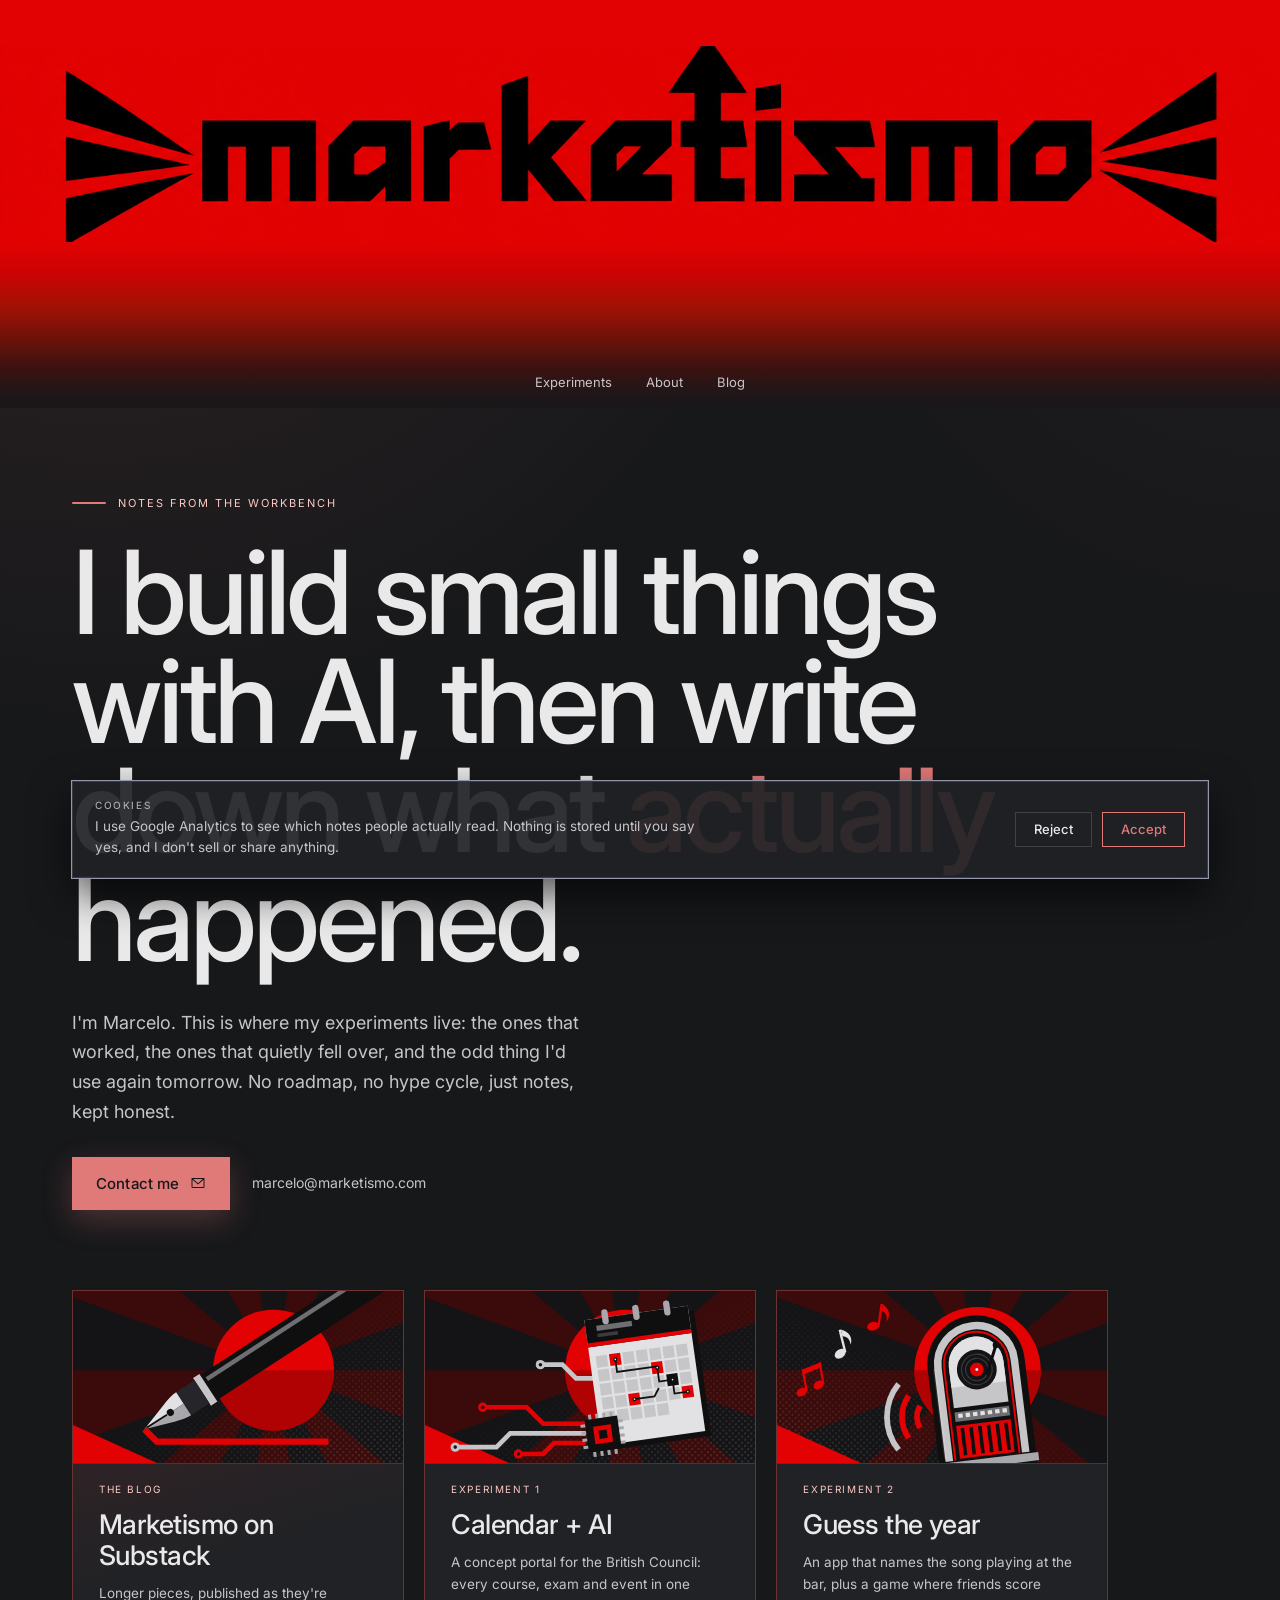
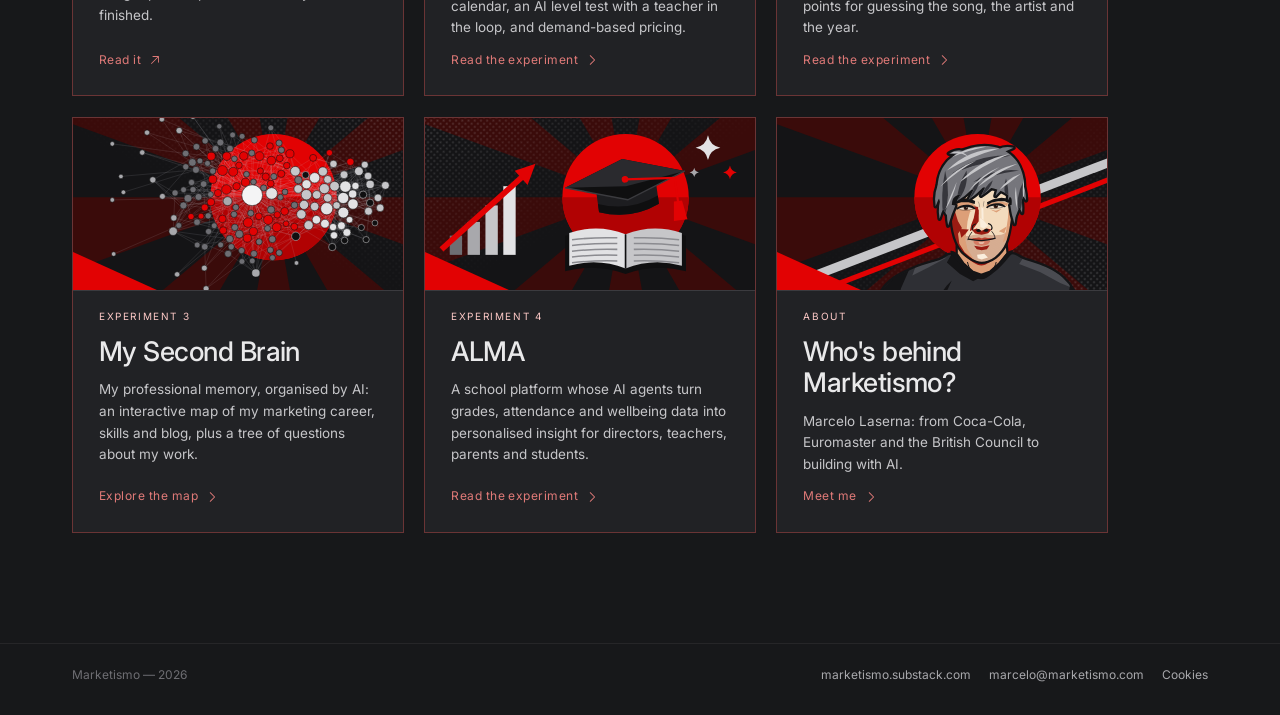
<file: index.html>
<!DOCTYPE html>
<html lang="en">
<head>
<meta charset="utf-8">
<meta name="viewport" content="width=device-width, initial-scale=1">

<!-- Consent Mode v2 defaults - must run before GTM loads -->
<script>
  window.dataLayer = window.dataLayer || [];
  function gtag(){dataLayer.push(arguments);}
  gtag('consent', 'default', {
    'ad_storage': 'denied',
    'ad_user_data': 'denied',
    'ad_personalization': 'denied',
    'analytics_storage': 'denied',
    'functionality_storage': 'granted',
    'security_storage': 'granted',
    'wait_for_update': 500
  });
</script>

<!-- Google Tag Manager -->
<script>(function(w,d,s,l,i){w[l]=w[l]||[];w[l].push({'gtm.start':
new Date().getTime(),event:'gtm.js'});var f=d.getElementsByTagName(s)[0],
j=d.createElement(s),dl=l!='dataLayer'?'&l='+l:'';j.async=true;j.src=
'https://www.googletagmanager.com/gtm.js?id='+i+dl;f.parentNode.insertBefore(j,f);
})(window,document,'script','dataLayer','GTM-PH86G99C');</script>
<!-- End Google Tag Manager -->
<title>Marketismo</title>
<meta name="description" content="Marcelo's notes from the workbench: small things built with AI, and what actually happened.">
<link rel="canonical" href="https://www.marketismo.com/">
<meta property="og:type" content="website">
<meta property="og:site_name" content="Marketismo">
<meta property="og:title" content="Marketismo: notes from the workbench">
<meta property="og:description" content="Small things built with AI, and what actually happened. Experiments, notes and the odd tool worth using again, by Marcelo.">
<meta property="og:url" content="https://www.marketismo.com/">
<meta property="og:image" content="https://www.marketismo.com/assets/img/marketismo-og-anvil.jpg">
<meta property="og:image:width" content="1200">
<meta property="og:image:height" content="630">
<meta property="og:image:alt" content="Marketismo: a poster-style hammer striking an anvil in front of a red sun, sparks flying, in black, grey and red.">
<meta name="twitter:card" content="summary_large_image">
<link rel="icon" href="/favicon.ico" sizes="16x16 32x32 48x48">
<link rel="icon" type="image/png" sizes="192x192" href="/assets/icons/icon-192.png">
<link rel="apple-touch-icon" href="/apple-touch-icon.png">
<link rel="manifest" href="/site.webmanifest">
<meta name="theme-color" content="#e20203">
<link rel="preconnect" href="https://fonts.googleapis.com">
<link rel="preconnect" href="https://fonts.gstatic.com" crossorigin>
<link rel="stylesheet" href="https://fonts.googleapis.com/css2?family=Inter:wght@300;400;500;600&amp;display=swap">
<link rel="stylesheet" href="assets/css/nocturne.css">
<link rel="stylesheet" href="assets/css/site.css">
</head>
<body>
<!-- Google Tag Manager (noscript) -->
<noscript><iframe src="https://www.googletagmanager.com/ns.html?id=GTM-PH86G99C"
height="0" width="0" style="display:none;visibility:hidden"></iframe></noscript>
<!-- End Google Tag Manager (noscript) -->
<div class="page">

  <header class="site-header">
    <a class="logo-link" href="#" aria-label="Marketismo — home">
      <img src="assets/img/marketismo-logo.png" alt="Marketismo">
    </a>
    <div class="logo-fade" aria-hidden="true"></div>
    <nav class="site-nav">
      <a href="#tiles">Experiments</a>
      <a href="/about/">About</a>
      <a href="https://marketismo.substack.com/" target="_blank" rel="noopener">Blog</a>
    </nav>
  </header>

  <main>
    <section class="hero">
      <div class="eyebrow">
        <span class="eyebrow-mark"></span>
        <span class="eyebrow-text">Notes from the workbench</span>
      </div>
      <h1>I build small things<br>with AI, then write<br>down what <em>actually</em> happened.</h1>
      <p>I'm Marcelo. This is where my experiments live: the ones that worked, the ones that quietly fell over, and the odd thing I'd use again tomorrow. No roadmap, no hype cycle, just notes, kept honest.</p>
      <div class="hero-actions">
        <a class="cta-button cta-button--mail" href="mailto:marcelo@marketismo.com">Contact me
          <svg width="16" height="16" viewBox="0 0 256 256" fill="currentColor" aria-hidden="true"><path d="M224 48H32a8 8 0 0 0-8 8v136a16 16 0 0 0 16 16h176a16 16 0 0 0 16-16V56a8 8 0 0 0-8-8Zm-20.57 16L128 133.15 52.57 64ZM216 192H40V74.19l82.59 75.71a8 8 0 0 0 10.82 0L216 74.19V192Z"/></svg>
        </a>
        <a class="hero-email" href="mailto:marcelo@marketismo.com">marcelo@marketismo.com</a>
      </div>
    </section>

    <section id="tiles" class="tiles">
      <div class="tile-grid">

        <a class="tile tile--featured" href="https://marketismo.substack.com/" target="_blank" rel="noopener">
          <span class="tile-media tile-media--poster">
            <svg class="poster" viewBox="0 0 240 126" preserveAspectRatio="xMidYMid slice" xmlns="http://www.w3.org/2000/svg" aria-hidden="true">
              <defs>
                <pattern id="poster-dots" width="3.2" height="3.2" patternUnits="userSpaceOnUse" patternTransform="rotate(45)">
                  <circle cx="1.6" cy="1.6" r=".75" fill="#c6c6c9"/>
                </pattern>
                <linearGradient id="poster-fade" x1="0" y1="0" x2="1" y2="1">
                  <stop offset=".45" stop-color="#fff" stop-opacity="0"/>
                  <stop offset="1" stop-color="#fff" stop-opacity="1"/>
                </linearGradient>
                <mask id="poster-dots-mask"><rect width="240" height="126" fill="url(#poster-fade)"/></mask>
              </defs>
              <rect width="240" height="126" fill="#141416"/>
              <path class="poster-rays" d="M146 58L466.0 58.0L446.7 167.4ZM146 58L391.1 263.7L306.0 335.1ZM146 58L201.6 373.1L90.4 373.1ZM146 58L-14.0 335.1L-99.1 263.7ZM146 58L-154.7 167.4L-174.0 58.0ZM146 58L-154.7 -51.4L-99.1 -147.7ZM146 58L-14.0 -219.1L90.4 -257.1ZM146 58L201.6 -257.1L306.0 -219.1ZM146 58L391.1 -147.7L446.7 -51.4Z" fill="#3a0b0a"/>
              <rect width="240" height="126" fill="url(#poster-dots)" mask="url(#poster-dots-mask)" opacity=".22"/>
              <circle class="poster-sun" cx="146" cy="58" r="44" fill="#e20203"/>
              <path d="M102 58 A44 44 0 0 0 190 58 Z" fill="#b10203"/>
              <path class="poster-wedge" d="M0 126 L0 98 L62 126 Z" fill="#e20203"/>
              <g class="poster-pen"><g transform="translate(52 101) rotate(-33)">
                <rect x="55" y="-11" width="240" height="22" fill="#0f0f10"/>
                <rect x="58" y="-7.5" width="236" height="3.2" fill="#6e6e73"/>
                <rect x="50" y="-12" width="5.5" height="24" fill="#c6c6c9"/>
                <rect x="34" y="-10" width="16" height="20" fill="#26262a"/>
                <path d="M0 0 L22 -7.5 C28 -9.5 31 -10 34 -10 L34 0 Z" fill="#e2e2e4"/>
                <path d="M0 0 L34 0 L34 10 C31 10 28 9.5 22 7.5 Z" fill="#a8a8ac"/>
                <path d="M1.5 0 H19.5" stroke="#0f0f10" stroke-width="1.3"/>
                <circle cx="22.5" cy="0" r="2.6" fill="#0f0f10"/>
              </g></g>
              <path class="poster-ink" d="M52 101 L61 110 L186 110" fill="none" stroke="#e20203" stroke-width="4.6" stroke-linejoin="miter" stroke-linecap="butt"/>
            </svg>
          </span>
          <span class="tile-kicker">The blog</span>
          <span class="tile-title">Marketismo on Substack</span>
          <span class="tile-body">Longer pieces, published as they're finished.</span>
          <span class="tile-cta">Read it
            <svg width="14" height="14" viewBox="0 0 256 256" fill="currentColor" aria-hidden="true"><path d="M200 64v104a8 8 0 0 1-16 0V83.3L69.7 197.7a8 8 0 0 1-11.4-11.4L172.7 72H88a8 8 0 0 1 0-16h104a8 8 0 0 1 8 8Z"/></svg>
          </span>
        </a>

        <a class="tile tile--experiment" href="/experiments/calendar-ai/">
          <span class="tile-media tile-media--poster">
            <svg class="poster" viewBox="0 0 240 126" preserveAspectRatio="xMidYMid slice" xmlns="http://www.w3.org/2000/svg" aria-hidden="true">
              <defs>
                <pattern id="cal-dots" width="3.2" height="3.2" patternUnits="userSpaceOnUse" patternTransform="rotate(45)">
                  <circle cx="1.6" cy="1.6" r=".75" fill="#c6c6c9"/>
                </pattern>
                <linearGradient id="cal-fade" x1="0" y1="0" x2="1" y2="1">
                  <stop offset=".45" stop-color="#fff" stop-opacity="0"/>
                  <stop offset="1" stop-color="#fff" stop-opacity="1"/>
                </linearGradient>
                <mask id="cal-dots-mask"><rect width="240" height="126" fill="url(#cal-fade)"/></mask>
              </defs>
              <rect width="240" height="126" fill="#141416"/>
              <path class="poster-rays" d="M146 58L466.0 58.0L446.7 167.4ZM146 58L391.1 263.7L306.0 335.1ZM146 58L201.6 373.1L90.4 373.1ZM146 58L-14.0 335.1L-99.1 263.7ZM146 58L-154.7 167.4L-174.0 58.0ZM146 58L-154.7 -51.4L-99.1 -147.7ZM146 58L-14.0 -219.1L90.4 -257.1ZM146 58L201.6 -257.1L306.0 -219.1ZM146 58L391.1 -147.7L446.7 -51.4Z" fill="#3a0b0a"/>
              <rect width="240" height="126" fill="url(#cal-dots)" mask="url(#cal-dots-mask)" opacity=".22"/>
              <circle cx="146" cy="58" r="44" fill="#e20203"/>
              <path d="M102 58 A44 44 0 0 0 190 58 Z" fill="#b10203"/>
              <path d="M0 126 L0 98 L62 126 Z" fill="#e20203"/>
              <g class="poster-traces">
                <path d="M126 64 H110 L100 54 H84" fill="none" stroke="#c6c6c9" stroke-width="3.4" stroke-linejoin="miter"/><circle cx="84" cy="54" r="3.4" fill="#c6c6c9"/><circle cx="84" cy="54" r="1.3" fill="#141416"/>
                <path d="M117 97 H86 L74 85 H42" fill="none" stroke="#e20203" stroke-width="3.4" stroke-linejoin="miter"/><circle cx="42" cy="85" r="3.4" fill="#e20203"/><circle cx="42" cy="85" r="1.3" fill="#141416"/>
                <path d="M117 104 H62 L52 114 H22" fill="none" stroke="#c6c6c9" stroke-width="3.4" stroke-linejoin="miter"/><circle cx="22" cy="114" r="3.4" fill="#c6c6c9"/><circle cx="22" cy="114" r="1.3" fill="#141416"/>
                <path d="M117 111 H94 L86 119 H68" fill="none" stroke="#e20203" stroke-width="3.4" stroke-linejoin="miter"/><circle cx="68" cy="119" r="3.4" fill="#e20203"/><circle cx="68" cy="119" r="1.3" fill="#141416"/>
              </g>
              <g class="poster-calendar"><g transform="translate(160 62) rotate(-8)">
                <rect x="-34" y="-42" width="76" height="92" fill="#0f0f10"/>
                <rect x="-38" y="-46" width="76" height="92" fill="#e2e2e4"/>
                <rect x="-38" y="-46" width="76" height="20" fill="#0f0f10"/>
                <rect x="-38" y="-29" width="76" height="3" fill="#e20203"/>
                <rect x="-30" y="-41" width="26" height="4" fill="#6e6e73"/>
                <rect x="-30" y="-35" width="15" height="2.6" fill="#3b3b3f"/>
                <rect x="-25" y="-52" width="4.6" height="11" rx="2.3" fill="#a8a8ac"/>
                <rect x="-2.3" y="-52" width="4.6" height="11" rx="2.3" fill="#a8a8ac"/>
                <rect x="20.4" y="-52" width="4.6" height="11" rx="2.3" fill="#a8a8ac"/>
                <rect x="-33.50" y="-19.00" width="8.2" height="8.6" fill="#c6c6c9"/><rect x="-23.70" y="-19.00" width="8.2" height="8.6" fill="#e20203"/><rect x="-13.90" y="-19.00" width="8.2" height="8.6" fill="#c6c6c9"/><rect x="-4.10" y="-19.00" width="8.2" height="8.6" fill="#c6c6c9"/><rect x="5.70" y="-19.00" width="8.2" height="8.6" fill="#c6c6c9"/><rect x="15.50" y="-19.00" width="8.2" height="8.6" fill="#c6c6c9"/><rect x="25.30" y="-19.00" width="8.2" height="8.6" fill="#c6c6c9"/><rect x="-33.50" y="-8.80" width="8.2" height="8.6" fill="#c6c6c9"/><rect x="-23.70" y="-8.80" width="8.2" height="8.6" fill="#c6c6c9"/><rect x="-13.90" y="-8.80" width="8.2" height="8.6" fill="#c6c6c9"/><rect x="-4.10" y="-8.80" width="8.2" height="8.6" fill="#c6c6c9"/><rect x="5.70" y="-8.80" width="8.2" height="8.6" fill="#e20203"/><rect x="15.50" y="-8.80" width="8.2" height="8.6" fill="#c6c6c9"/><rect x="25.30" y="-8.80" width="8.2" height="8.6" fill="#c6c6c9"/><rect x="-33.50" y="1.40" width="8.2" height="8.6" fill="#c6c6c9"/><rect x="-23.70" y="1.40" width="8.2" height="8.6" fill="#c6c6c9"/><rect x="-13.90" y="1.40" width="8.2" height="8.6" fill="#c6c6c9"/><rect x="-4.10" y="1.40" width="8.2" height="8.6" fill="#c6c6c9"/><rect x="5.70" y="1.40" width="8.2" height="8.6" fill="#c6c6c9"/><rect x="15.50" y="1.40" width="8.2" height="8.6" fill="#0f0f10"/><rect x="25.30" y="1.40" width="8.2" height="8.6" fill="#c6c6c9"/><rect x="-33.50" y="11.60" width="8.2" height="8.6" fill="#c6c6c9"/><rect x="-23.70" y="11.60" width="8.2" height="8.6" fill="#c6c6c9"/><rect x="-13.90" y="11.60" width="8.2" height="8.6" fill="#e20203"/><rect x="-4.10" y="11.60" width="8.2" height="8.6" fill="#c6c6c9"/><rect x="5.70" y="11.60" width="8.2" height="8.6" fill="#c6c6c9"/><rect x="15.50" y="11.60" width="8.2" height="8.6" fill="#c6c6c9"/><rect x="25.30" y="11.60" width="8.2" height="8.6" fill="#e20203"/><rect x="-33.50" y="21.80" width="8.2" height="8.6" fill="#c6c6c9"/><rect x="-23.70" y="21.80" width="8.2" height="8.6" fill="#c6c6c9"/><rect x="-13.90" y="21.80" width="8.2" height="8.6" fill="#c6c6c9"/><rect x="-4.10" y="21.80" width="8.2" height="8.6" fill="#c6c6c9"/><rect x="5.70" y="21.80" width="8.2" height="8.6" fill="#c6c6c9"/>
                <g fill="none" stroke="#0f0f10" stroke-width="1.3"><path d="M-19.6 -14.7 V-5.5 H9.8"/><path d="M9.8 -4.5 V5.7 H19.6"/><path d="M19.6 5.7 V15.9 H29.4"/><path d="M-9.8 15.9 H4.9 L8.9 10.3"/></g>
                <circle cx="-19.6" cy="-14.7" r="1.5" fill="#0f0f10"/><circle cx="-19.6" cy="-14.7" r=".6" fill="#e2e2e4"/><circle cx="9.8" cy="-4.5" r="1.5" fill="#0f0f10"/><circle cx="9.8" cy="-4.5" r=".6" fill="#e2e2e4"/><circle cx="-9.8" cy="15.9" r="1.5" fill="#0f0f10"/><circle cx="-9.8" cy="15.9" r=".6" fill="#e2e2e4"/><circle cx="29.4" cy="15.9" r="1.5" fill="#0f0f10"/><circle cx="29.4" cy="15.9" r=".6" fill="#e2e2e4"/><circle cx="19.6" cy="5.7" r="1.5" fill="#0f0f10"/><circle cx="19.6" cy="5.7" r=".6" fill="#e2e2e4"/>
                <g transform="translate(-36 38)">
                  <rect x="-9" y="-15.5" width="2.2" height="4" fill="#a8a8ac"/><rect x="-9" y="11.5" width="2.2" height="4" fill="#a8a8ac"/><rect x="-15.5" y="-9" width="4" height="2.2" fill="#a8a8ac"/><rect x="11.5" y="-9" width="4" height="2.2" fill="#a8a8ac"/><rect x="-3.8" y="-15.5" width="2.2" height="4" fill="#a8a8ac"/><rect x="-3.8" y="11.5" width="2.2" height="4" fill="#a8a8ac"/><rect x="-15.5" y="-3.8" width="4" height="2.2" fill="#a8a8ac"/><rect x="11.5" y="-3.8" width="4" height="2.2" fill="#a8a8ac"/><rect x="1.4000000000000004" y="-15.5" width="2.2" height="4" fill="#a8a8ac"/><rect x="1.4000000000000004" y="11.5" width="2.2" height="4" fill="#a8a8ac"/><rect x="-15.5" y="1.4000000000000004" width="4" height="2.2" fill="#a8a8ac"/><rect x="11.5" y="1.4000000000000004" width="4" height="2.2" fill="#a8a8ac"/><rect x="6.600000000000001" y="-15.5" width="2.2" height="4" fill="#a8a8ac"/><rect x="6.600000000000001" y="11.5" width="2.2" height="4" fill="#a8a8ac"/><rect x="-15.5" y="6.600000000000001" width="4" height="2.2" fill="#a8a8ac"/><rect x="11.5" y="6.600000000000001" width="4" height="2.2" fill="#a8a8ac"/>
                  <rect x="-12" y="-12" width="24" height="24" fill="#0f0f10"/>
                  <rect x="-6.5" y="-6.5" width="13" height="13" fill="#e20203"/>
                  <rect x="-3" y="-3" width="6" height="6" fill="#0f0f10"/>
                </g>
              </g></g>
            </svg>
          </span>
          <span class="tile-kicker">Experiment 1</span>
          <span class="tile-title">Calendar + AI</span>
          <span class="tile-body">A concept portal for the British Council: every course, exam and event in one calendar, an AI level test with a teacher in the loop, and demand-based pricing.</span>
          <span class="tile-cta">Read the experiment
            <svg width="14" height="14" viewBox="0 0 256 256" fill="currentColor" aria-hidden="true"><path d="m181.7 133.7-80 80a8 8 0 0 1-11.4-11.4L164.7 128 90.3 53.7a8 8 0 0 1 11.4-11.4l80 80a8 8 0 0 1 0 11.4Z"/></svg>
          </span>
        </a>

        <a class="tile tile--experiment" href="/experiments/guess-the-year/">
          <span class="tile-media tile-media--poster">
            <svg class="poster" viewBox="0 0 240 126" preserveAspectRatio="xMidYMid slice" xmlns="http://www.w3.org/2000/svg" aria-hidden="true">
              <defs>
                <pattern id="jbx-dots" width="3.2" height="3.2" patternUnits="userSpaceOnUse" patternTransform="rotate(45)">
                  <circle cx="1.6" cy="1.6" r=".75" fill="#c6c6c9"/>
                </pattern>
                <linearGradient id="jbx-fade" x1="1" y1="0" x2="0" y2="1">
                  <stop offset=".45" stop-color="#fff" stop-opacity="0"/>
                  <stop offset="1" stop-color="#fff" stop-opacity="1"/>
                </linearGradient>
                <mask id="jbx-dots-mask"><rect width="240" height="126" fill="url(#jbx-fade)"/></mask>
              </defs>
              <rect width="240" height="126" fill="#141416"/>
              <path class="poster-rays" d="M146 58L466.0 58.0L446.7 167.4ZM146 58L391.1 263.7L306.0 335.1ZM146 58L201.6 373.1L90.4 373.1ZM146 58L-14.0 335.1L-99.1 263.7ZM146 58L-154.7 167.4L-174.0 58.0ZM146 58L-154.7 -51.4L-99.1 -147.7ZM146 58L-14.0 -219.1L90.4 -257.1ZM146 58L201.6 -257.1L306.0 -219.1ZM146 58L391.1 -147.7L446.7 -51.4Z" fill="#3a0b0a"/>
              <rect width="240" height="126" fill="url(#jbx-dots)" mask="url(#jbx-dots-mask)" opacity=".22"/>
              <circle cx="146" cy="58" r="46" fill="#e20203"/>
              <path d="M100 58 A46 46 0 0 0 192 58 Z" fill="#b10203"/>
              <path d="M0 126 L0 98 L62 126 Z" fill="#e20203"/>
              <g class="poster-waves" fill="none" stroke="#e20203" stroke-width="4.2" stroke-linecap="butt">
                <path d="M104.1 100.0 A16 16 0 0 1 104.1 84.0"/>
                <path d="M95.9 107.5 A27 27 0 0 1 95.9 76.5"/>
                <path d="M88.5 115.9 A38 38 0 0 1 88.5 68.1" stroke="#c6c6c9"/>
              </g>
              <g class="poster-notes">
                <g transform="translate(46 46) rotate(-14)"><ellipse cx="0" cy="0" rx="4.4" ry="3.1" transform="rotate(-22)" fill="#e2e2e4"/><rect x="3" y="-17" width="1.7" height="17" fill="#e2e2e4"/><path d="M4.7 -17 C10 -14 12 -9.5 9 -4.5 C9.6 -9 7.6 -11 4.7 -12 Z" fill="#e2e2e4"/></g>
                <g transform="translate(18 74) rotate(-10)"><ellipse cx="0" cy="0" rx="4" ry="2.9" transform="rotate(-22)" fill="#e20203"/><ellipse cx="13" cy="-3" rx="4" ry="2.9" transform="rotate(-22 13 -3)" fill="#e20203"/><rect x="2.8" y="-16" width="1.6" height="16" fill="#e20203"/><rect x="15.8" y="-19" width="1.6" height="16" fill="#e20203"/><path d="M2.8 -16 L17.4 -19 L17.4 -15.4 L2.8 -12.4 Z" fill="#e20203"/></g>
                <g transform="translate(70 26) rotate(8)"><ellipse cx="0" cy="0" rx="4.4" ry="3.1" transform="rotate(-22)" fill="#e20203"/><rect x="3" y="-17" width="1.7" height="17" fill="#e20203"/><path d="M4.7 -17 C10 -14 12 -9.5 9 -4.5 C9.6 -9 7.6 -11 4.7 -12 Z" fill="#e20203"/></g>
              </g>
              <g class="poster-jukebox"><g transform="translate(154 127) rotate(-7)">
                <path d="M-34 8 V-74 A34 34 0 0 1 34 -74 V8 Z" fill="#0f0f10" stroke="#0f0f10" stroke-width="3"/>
                <path d="M-28 -6 V-74 A28 28 0 0 1 28 -74 V-6" fill="none" stroke="#c6c6c9" stroke-width="5.5"/>
                <path d="M-23.5 -6 V-74 A23.5 23.5 0 0 1 23.5 -74 V-6" fill="none" stroke="#e20203" stroke-width="1.4"/>
                <rect x="-31.5" y="-74" width="2.2" height="66" fill="#f4f4f5" opacity=".14"/>
                <path d="M-20 -44 V-74 A20 20 0 0 1 20 -74 V-44 Z" fill="#c6c6c9"/>
                <path d="M-20 -59 V-74 A20 20 0 0 1 20 -74 V-59 Z" fill="#e2e2e4"/>
                <circle cx="0" cy="-70" r="14.5" fill="#141416"/>
                <circle cx="0" cy="-70" r="11.2" fill="none" stroke="#3b3b3f" stroke-width=".8"/>
                <circle cx="0" cy="-70" r="8.2" fill="none" stroke="#3b3b3f" stroke-width=".8"/>
                <circle cx="0" cy="-70" r="5" fill="#e20203"/>
                <circle cx="0" cy="-70" r="1.1" fill="#e2e2e4"/>
                <path d="M16 -86 L7 -66" stroke="#0f0f10" stroke-width="2.2" stroke-linecap="round"/>
                <circle cx="16" cy="-86" r="2.4" fill="#0f0f10"/>
                <rect x="-20" y="-41" width="40" height="7" fill="#6e6e73"/>
                <rect x="-17.5" y="-39.5" width="3.2" height="3" fill="#e2e2e4"/><rect x="-12.1" y="-39.5" width="3.2" height="3" fill="#e2e2e4"/><rect x="-6.699999999999999" y="-39.5" width="3.2" height="3" fill="#e2e2e4"/><rect x="-1.2999999999999972" y="-39.5" width="3.2" height="3" fill="#e2e2e4"/><rect x="4.100000000000001" y="-39.5" width="3.2" height="3" fill="#e2e2e4"/><rect x="9.5" y="-39.5" width="3.2" height="3" fill="#e2e2e4"/><rect x="14.900000000000006" y="-39.5" width="3.2" height="3" fill="#e2e2e4"/>
                <rect x="-20" y="-31" width="40" height="24" fill="#e20203"/>
                <rect x="-17" y="-29" width="2.6" height="20" fill="#0f0f10"/><rect x="-10.6" y="-29" width="2.6" height="20" fill="#0f0f10"/><rect x="-4.199999999999999" y="-29" width="2.6" height="20" fill="#0f0f10"/><rect x="2.200000000000003" y="-29" width="2.6" height="20" fill="#0f0f10"/><rect x="8.600000000000001" y="-29" width="2.6" height="20" fill="#0f0f10"/><rect x="15" y="-29" width="2.6" height="20" fill="#0f0f10"/>
                <rect x="-37" y="-5" width="74" height="6" fill="#a8a8ac"/>
              </g></g>
            </svg>
          </span>
          <span class="tile-kicker">Experiment 2</span>
          <span class="tile-title">Guess the year</span>
          <span class="tile-body">An app that names the song playing at the bar, plus a game where friends score points for guessing the song, the artist and the year.</span>
          <span class="tile-cta">Read the experiment
            <svg width="14" height="14" viewBox="0 0 256 256" fill="currentColor" aria-hidden="true"><path d="m181.7 133.7-80 80a8 8 0 0 1-11.4-11.4L164.7 128 90.3 53.7a8 8 0 0 1 11.4-11.4l80 80a8 8 0 0 1 0 11.4Z"/></svg>
          </span>
        </a>

        <a class="tile tile--experiment" href="/second-brain/">
          <span class="tile-media tile-media--poster">
            <svg class="poster" viewBox="0 0 240 126" preserveAspectRatio="xMidYMid slice" xmlns="http://www.w3.org/2000/svg" aria-hidden="true">
              <defs>
                <pattern id="sb-dots" width="3.2" height="3.2" patternUnits="userSpaceOnUse" patternTransform="rotate(45)">
                  <circle cx="1.6" cy="1.6" r=".75" fill="#c6c6c9"/>
                </pattern>
                <linearGradient id="sb-fade" x1="0" y1="1" x2="1" y2="0">
                  <stop offset=".45" stop-color="#fff" stop-opacity="0"/>
                  <stop offset="1" stop-color="#fff" stop-opacity="1"/>
                </linearGradient>
                <mask id="sb-dots-mask"><rect width="240" height="126" fill="url(#sb-fade)"/></mask>
              </defs>
              <rect width="240" height="126" fill="#141416"/>
              <path class="poster-rays" d="M146 58L466.0 58.0L446.7 167.4ZM146 58L391.1 263.7L306.0 335.1ZM146 58L201.6 373.1L90.4 373.1ZM146 58L-14.0 335.1L-99.1 263.7ZM146 58L-154.7 167.4L-174.0 58.0ZM146 58L-154.7 -51.4L-99.1 -147.7ZM146 58L-14.0 -219.1L90.4 -257.1ZM146 58L201.6 -257.1L306.0 -219.1ZM146 58L391.1 -147.7L446.7 -51.4Z" fill="#3a0b0a"/>
              <rect width="240" height="126" fill="url(#sb-dots)" mask="url(#sb-dots-mask)" opacity=".22"/>
              <circle cx="146" cy="58" r="46" fill="#e20203"/>
              <path d="M100 58 A46 46 0 0 0 192 58 Z" fill="#b10203"/>
              <path d="M0 126 L0 98 L62 126 Z" fill="#e20203"/>
              <g class="poster-graph">
                <path d="M211.2 56.2L175.9 43.9M211.2 56.2L203.8 63M211.2 56.2L201.9 32.3M162.2 86.5L183.4 77.3M162.2 86.5L143.7 96.5M162.2 86.5L161.1 79.5M162.2 86.5L131.7 99.2M162.2 86.5L127.5 76.5M162.2 86.5L154.1 68.3M162.2 86.5L141.6 80.8M162.2 86.5L125.6 47.2M162.2 86.5L138.8 51.3M216.3 62.1L212.4 34.4M216.3 62.1L214.8 42.6M216.3 62.1L177.2 74.4M169.3 41.8L170 48.6M169.3 41.8L111.7 52.4M169.3 41.8L135.8 28.1M213.4 88.9L177.2 74.4M213.4 88.9L216.3 62.1M197.7 89.5L190 85.8M197.7 89.5L163.9 52M197.7 89.5L191.9 64M219.8 76.8L205.6 49.8M188.7 94.3L177.2 74.4M188.7 94.3L199.4 83.7M188.7 94.3L144.2 67.1M209.9 80.1L195.4 78.8M209.9 80.1L183 51.8M95.6 109.6L108.8 73.8M95.6 109.6L114.1 88.4M95.6 109.6L121.1 84.9M112.5 60.9L177.2 74.4M112.5 60.9L170 48.6M112.5 60.9L86.3 47.3M112.5 60.9L83.7 58.8M112.5 60.9L117.5 30.1M112.5 60.9L98.7 83M112.5 60.9L86.9 32.7M112.5 60.9L90.3 76.2M112.5 60.9L91.4 57.8M112.5 60.9L114.1 88.4M112.5 60.9L130.1 25.9M112.5 60.9L80.4 64M112.5 60.9L121.1 84.9M28.6 19.2L82 26.2M36.7 54.4L89.5 38.1M73.4 73.1L111.7 52.4M73.4 73.1L83.7 58.8M73.4 73.1L91.4 57.8M73.4 73.1L121.1 84.9M162.7 105.9L146.2 43M87.3 -0.6L116.6 39.5M87.3 -0.6L103.8 22.7M133.1 113.2L145.1 88.6M133.1 113.2L135.5 90.5M133.1 113.2L150.1 98.5M133.1 113.2L130.5 104.4M133.1 113.2L123 104.8M133.1 113.2L112.9 99.2M133.1 113.2L144.2 67.1M133.1 113.2L114.1 88.4M133.1 113.2L161.2 63.8M133.1 113.2L121.1 84.9M64.7 1.3L82 26.2M64.7 1.3L114.3 22.6M72.9 82.8L108.8 73.8M72.9 82.8L83.7 58.8M72.9 82.8L95.1 48.5M72.9 82.8L74.3 54.9M72.9 82.8L98.4 71.6M72.9 82.8L90.4 92.8M72.9 82.8L112.9 99.2M72.9 82.8L87.4 52.5M72.9 82.8L91.4 57.8M72.9 82.8L114.1 88.4M72.9 82.8L80.4 64M53.9 11L89.9 21.3M53.9 11L86.9 32.7M29.6 99.4L77 78.6M96.9 124.6L95.9 94.1M96.9 124.6L122.7 96.9M96.9 124.6L131.7 99.2M75.8 114.2L117.8 80M75.8 114.2L95.9 94.1M65.1 57.4L135.3 71.9M65.1 57.4L83.7 58.8M65.1 57.4L86.9 32.7M28.6 60L83.7 58.8M50.4 25.5L101.7 39M50.4 25.5L82.1 35.9M34.9 42.9L89.5 38.1M58.1 45.4L74.3 54.9M58.1 45.4L107.3 18.2M58.1 45.4L90.3 76.2M58.1 45.4L80.4 64M77.3 9.5L108.8 38.6M77.3 9.5L89.9 21.3M77.3 9.5L86.9 32.7M77.3 9.5L107.3 18.2M130.4 56.6L107.5 92.7M130.4 56.6L170 48.6M130.4 56.6L175.9 43.9M130.4 56.6L164.1 45.5M130.4 56.6L148.3 79.9M130.4 56.6L144.4 31.4M130.4 56.6L121.1 84.9M130.4 56.6L148.7 70.8M130.4 56.6L177.4 56.3M130.4 56.6L132 16.4M130.4 56.6L135.8 28.1M130.4 56.6L161.8 39.1M130.4 56.6L80.4 64M130.4 56.6L95.9 65.5M130.4 56.6L108.8 38.6M130.4 56.6L130.1 25.9M130.4 56.6L143.4 20.8M130.4 56.6L151 58M130.4 56.6L151.6 41M130.4 56.6L169.9 56.2M130.4 56.6L129.4 69.7M130.4 56.6L131.3 82.9M130.4 56.6L166.2 70.5M130.4 56.6L114.3 22.6M130.4 56.6L116.6 39.5M130.4 56.6L124.3 28M130.4 56.6L131.7 99.2M130.4 56.6L127.5 76.5M130.4 56.6L143.7 96.5M130.4 56.6L161.1 79.5M130.4 56.6L161.2 63.8M130.4 56.6L174.8 29.4M130.4 56.6L183 51.8M130.4 56.6L151.7 23.7M130.4 56.6L155.6 35M130.4 56.6L114.1 88.4M130.4 56.6L108.8 73.8M130.4 56.6L168.2 63.6M130.4 56.6L91.4 57.8M130.4 56.6L111.7 52.4M130.4 56.6L90.3 76.2M130.4 56.6L93.2 71.8M130.4 56.6L87.4 52.5M130.4 56.6L120.8 34.8M130.4 56.6L117.2 70.5M130.4 56.6L103.8 22.7M130.4 56.6L122.7 96.9M130.4 56.6L154.1 68.3M130.4 56.6L135.3 71.9M130.4 56.6L150 18.6M130.4 56.6L143.9 48.1M130.4 56.6L163.9 52M130.4 56.6L154.3 54.2M130.4 56.6L155.1 77.3M130.4 56.6L144.2 67.1M130.4 56.6L107.3 18.2M130.4 56.6L97.9 33.4M130.4 56.6L119.1 50.1M130.4 56.6L111.9 28.2M130.4 56.6L112.9 99.2M130.4 56.6L126.9 87.8M130.4 56.6L106.5 6.4M130.4 56.6L86.9 32.7M130.4 56.6L77 78.6M130.4 56.6L105.5 55M130.4 56.6L138.8 51.3M130.4 56.6L125.6 47.2M130.4 56.6L102.8 78.8M130.4 56.6L82.1 35.9M130.4 56.6L100.6 28.2M130.4 56.6L145.2 102.1M130.4 56.6L171.5 78.4M130.4 56.6L115.2 94.1M130.4 56.6L109.3 82.2M130.4 56.6L142.1 74.5M130.4 56.6L89.9 21.3M130.4 56.6L116.2 12.7M130.4 56.6L101.7 39M130.4 56.6L136.4 38.9M130.4 56.6L123.1 13.7M130.4 56.6L95.9 94.1M130.4 56.6L90.4 92.8M130.4 56.6L89.5 38.1M130.4 56.6L96.2 17M130.4 56.6L101.7 45M130.4 56.6L117.8 80M130.4 56.6L144 7.5M130.4 56.6L150.5 29.7M130.4 56.6L157.9 26.4M130.4 56.6L98.4 71.6M130.4 56.6L98.7 83M130.4 56.6L100.4 61.6M130.4 56.6L74.3 54.9M130.4 56.6L131.4 46.9M130.4 56.6L92.4 31.6M130.4 56.6L80.5 52.6M130.4 56.6L85.9 72.1M130.4 56.6L117.5 30.1M130.4 56.6L140.3 43.1M130.4 56.6L82 26.2M130.4 56.6L123 104.8M130.4 56.6L141.6 80.8M130.4 56.6L130.5 104.4M130.4 56.6L150.1 98.5M130.4 56.6L95.1 48.5M130.4 56.6L135.5 90.5M130.4 56.6L126.3 41.3M130.4 56.6L146.2 43M130.4 56.6L83.7 58.8M130.4 56.6L118.5 65.4M130.4 56.6L100.1 56M130.4 56.6L86.3 47.3M130.4 56.6L145.1 88.6M151.6 41L151 58M151.6 41L169.9 56.2M151.6 41L148.7 70.8M186.7 25.7L177.4 56.3M186.7 25.7L214.8 42.6M186.7 25.7L181.9 39.3M186.7 25.7L144.6 55.3M174.8 29.4L161.2 63.8M174.8 29.4L183 51.8M174.8 29.4L189.6 33.8M174.8 29.4L208.1 39.1M174.8 29.4L181.9 39.3M108.8 73.8L114.1 88.4M108.8 73.8L121.1 84.9M108.8 73.8L168.2 63.6M108.8 73.8L108.8 38.6M125.6 47.2L141.6 80.8M125.6 47.2L82 26.2M125.6 47.2L82.1 35.9M125.6 47.2L138.8 51.3M125.6 47.2L169.9 56.2M125.6 47.2L100.6 28.2M125.6 47.2L151.6 41M154.1 68.3L183.4 77.3M154.1 68.3L122.7 96.9M154.1 68.3L114.3 22.6M154.1 68.3L169.9 56.2M154.1 68.3L135.3 71.9M154.1 68.3L191.9 64M100.6 28.2L82 26.2M100.6 28.2L96.2 17M100.6 28.2L89.5 38.1M100.6 28.2L82.1 35.9M100.6 28.2L116.6 39.5M100.6 28.2L124.3 28M119.1 50.1L175.9 43.9M119.1 50.1L95.9 94.1M119.1 50.1L89.9 21.3M119.1 50.1L97.9 33.4M119.1 50.1L111.9 28.2M119.1 50.1L109.3 82.2M131.3 82.9L145.1 88.6M131.3 82.9L107.5 92.7M131.3 82.9L115.2 94.1M131.3 82.9L143.7 96.5M131.3 82.9L129.4 69.7M131.3 82.9L166.2 70.5M131.3 82.9L111.7 52.4M131.3 82.9L161.1 79.5M124.3 28L175.9 43.9M124.3 28L89.5 38.1M124.3 28L103.8 22.7M124.3 28L91.4 57.8M124.3 28L151.7 23.7M124.3 28L114.3 22.6M124.3 28L116.6 39.5M124.3 28L111.7 52.4M124.3 28L155.6 35M148.3 79.9L118.5 65.4M148.3 79.9L117.8 80M148.3 79.9L112.9 99.2M148.3 79.9L117.2 70.5M148.3 79.9L131.7 99.2M148.3 79.9L164.1 45.5M148.3 79.9L175.9 64.8M148.3 79.9L127.5 76.5M148.3 79.9L189.3 79.8M201.9 32.3L164.1 45.5M201.9 32.3L183 51.8M201.9 32.3L190.4 50M201.9 32.3L208.1 39.1M201.9 32.3L181.9 39.3M85.9 72.1L80.5 52.6M85.9 72.1L111.7 52.4M85.9 72.1L109.3 82.2M161.1 79.5L183.4 77.3M161.1 79.5L143.7 96.5M161.1 79.5L190.4 50M120.8 34.8L144.2 67.1M120.8 34.8L87.4 52.5M120.8 34.8L108.8 38.6M120.8 34.8L144.4 31.4M155.1 77.3L154.3 54.2M155.1 77.3L169.9 56.2M111.7 52.4L100.1 56M111.7 52.4L83.7 58.8M111.7 52.4L80.5 52.6M111.7 52.4L102.8 78.8M111.7 52.4L103.8 22.7M111.7 52.4L91.4 57.8M111.7 52.4L129.4 69.7M111.7 52.4L116.6 39.5M93.2 71.8L90.3 76.2M93.2 71.8L127.5 76.5M127.5 76.5L107.5 92.7M127.5 76.5L100.1 56M127.5 76.5L118.5 65.4M127.5 76.5L117.8 80M127.5 76.5L101.7 39M127.5 76.5L112.9 99.2M127.5 76.5L117.2 70.5M127.5 76.5L90.3 76.2M127.5 76.5L131.7 99.2M127.5 76.5L175.9 64.8M136.4 38.9L101.7 39M136.4 38.9L127.5 76.5M136.4 38.9L185.4 45.1M143.4 20.8L130.1 25.9M143.4 20.8L161.8 39.1M143.4 20.8L135.8 28.1M157.9 26.4L144 7.5M157.9 26.4L164.1 45.5M157.9 26.4L144.4 31.4M157.9 26.4L135.8 28.1M157.9 26.4L151.6 41M148.7 70.8L121.1 84.9M148.7 70.8L177.4 56.3M143.9 48.1L150 18.6M143.9 48.1L163.9 52M143.9 48.1L144.4 31.4M143.9 48.1L166.2 70.5M100.4 61.6L86.3 47.3M100.4 61.6L92.4 31.6M100.4 61.6L131.4 46.9M100.4 61.6L98.7 83M100.4 61.6L108.8 38.6M100.4 61.6L126.9 87.8M100.4 61.6L101.7 45M108.8 38.6L95.1 48.5M108.8 38.6L92.4 31.6M108.8 38.6L74.3 54.9M108.8 38.6L123.1 13.7M108.8 38.6L116.2 12.7M108.8 38.6L107.3 18.2M108.8 38.6L144.2 67.1M108.8 38.6L87.4 52.5M108.8 38.6L80.4 64M108.8 38.6L132 16.4M108.8 38.6L135.8 28.1M108.8 38.6L161.8 39.1M108.8 38.6L95.9 65.5M144.4 31.4L123.1 13.7M144.4 31.4L107.3 18.2M144.4 31.4L144.2 67.1M144.4 31.4L150 18.6M144.4 31.4L164.1 45.5M144.4 31.4L163.9 52M135.8 28.1L170 48.6M135.8 28.1L95.1 48.5M135.8 28.1L116.2 12.7M135.8 28.1L107.3 18.2M135.8 28.1L132 16.4M135.8 28.1L161.8 39.1M126.9 87.8L98.7 83M126.9 87.8L98.4 71.6M126.9 87.8L90.4 92.8M126.9 87.8L145.2 102.1M126.9 87.8L102.8 78.8M126.9 87.8L112.9 99.2M126.9 87.8L168.2 63.6M126.9 87.8L171.5 78.4M150.5 29.7L144 7.5M150.5 29.7L157.9 26.4M150.5 29.7L161.8 39.1M150.5 29.7L169.9 56.2M155.6 35L151.7 23.7M155.6 35L175.9 64.8M155.6 35L169.9 56.2M116.6 39.5L118.5 65.4M116.6 39.5L89.5 38.1M116.6 39.5L86.9 32.7M116.6 39.5L103.8 22.7M116.6 39.5L117.2 70.5M116.6 39.5L114.3 22.6M116.6 39.5L169.9 56.2M111.9 28.2L98.4 71.6M111.9 28.2L96.2 17M111.9 28.2L89.9 21.3M111.9 28.2L86.9 32.7M111.9 28.2L106.5 6.4M111.9 28.2L97.9 33.4M111.9 28.2L135.8 28.1M111.9 28.2L161.8 39.1M111.9 28.2L116.6 39.5M105.5 55L83.7 58.8M105.5 55L77 78.6M105.5 55L143.9 48.1M105.5 55L101.7 45M105.5 55L100.6 28.2M101.7 45L86.3 47.3M101.7 45L83.7 58.8M101.7 45L96.2 17M101.7 45L86.9 32.7M101.7 45L100.6 28.2M101.7 45L111.7 52.4M142.1 74.5L145.1 88.6M142.1 74.5L146.2 43M142.1 74.5L126.3 41.3M142.1 74.5L135.5 90.5M142.1 74.5L150.1 98.5M142.1 74.5L130.5 104.4M142.1 74.5L123 104.8M142.1 74.5L115.2 94.1M142.1 74.5L131.3 82.9M142.1 74.5L140.3 43.1M142.1 74.5L181.9 39.3M142.1 74.5L171.5 78.4M135.3 71.9L122.7 96.9M135.3 71.9L185.4 58.5M140.3 43.1L146.2 43M140.3 43.1L126.3 41.3M140.3 43.1L117.5 30.1M140.3 43.1L169.9 56.2M95.9 65.5L95.1 48.5M95.9 65.5L80.4 64M95.9 65.5L121.1 84.9M95.9 65.5L108.8 73.8M109.3 82.2L95.9 94.1M109.3 82.2L115.2 94.1M109.3 82.2L142.1 74.5M109.3 82.2L131.3 82.9M196.7 58.6L203.8 63M196.7 58.6L208.1 39.1M196.7 58.6L183 51.8M196.7 58.6L175.9 64.8M196.7 58.6L185.4 58.5M196.7 58.6L222 58.5M196.7 58.6L223.6 65.8M196.7 58.6L227.4 49.4M196.7 58.6L175.9 43.9M196.7 58.6L216.3 48.7M196.7 58.6L166.2 70.5M196.7 58.6L169.9 56.2M196.7 58.6L181.9 39.3M196.7 58.6L190.4 50M196.7 58.6L170 48.6M196.7 58.6L161.8 39.1M196.7 58.6L185.4 45.1M196.7 58.6L168.2 63.6M196.7 58.6L195.4 78.8M196.7 58.6L199.4 83.7M196.7 58.6L215.1 68.2M196.7 58.6L183.4 77.3M196.7 58.6L205.6 49.8M196.8 69.2L216.3 62.1M196.8 69.2L213.4 88.9M196.8 69.2L162.2 86.5M196.8 69.2L197.7 89.5M196.8 69.2L209.9 80.1M196.8 69.2L188.7 94.3M196.8 69.2L169.3 41.8M196.8 69.2L211.2 56.2M196.8 69.2L219.8 76.8M196.8 69.2L183.4 77.3M196.8 69.2L190 85.8M196.8 69.2L195.4 78.8M196.8 69.2L199.4 83.7M196.8 69.2L170 48.6M196.8 69.2L175.9 43.9M196.8 69.2L205.6 49.8M196.8 69.2L203.8 63M196.8 69.2L161.8 39.1M196.8 69.2L190.4 50M196.8 69.2L183 51.8M196.8 69.2L177.4 56.3M203.6 55.7L216.3 62.1M203.6 55.7L177.4 56.3M203.6 55.7L214.8 42.6M203.6 55.7L222 58.5M203.6 55.7L171.5 78.4M203.6 55.7L227.4 49.4M203.6 55.7L169.9 56.2M177.2 74.4L164.1 45.5M177.2 74.4L148.3 79.9M177.2 74.4L203.6 55.7M189.3 79.8L213.4 88.9M189.3 79.8L188.7 94.3M189.3 79.8L211.2 56.2M189.3 79.8L164.1 45.5M144.6 55.3L148.7 70.8M144.6 55.3L151.6 41M144.6 55.3L144.4 31.4M144.6 55.3L157.9 26.4M144.6 55.3L143.4 20.8M144.6 55.3L148.3 79.9M144.6 55.3L127.5 76.5M144.6 55.3L111.7 52.4M144.6 55.3L154.1 68.3M144.6 55.3L116.6 39.5M144.6 55.3L183 51.8M144.6 55.3L135.8 28.1M144.6 55.3L145.1 88.6M144.6 55.3L142.1 74.5M144.6 55.3L101.7 45M144.6 55.3L105.5 55M144.6 55.3L140.3 43.1M144.6 55.3L135.5 90.5M144.6 55.3L125.6 47.2M144.6 55.3L138.8 51.3M144.6 55.3L150.5 29.7M144.6 55.3L119.1 50.1M144.6 55.3L117.8 80M144.6 55.3L135.3 71.9M184.7 66.4L183 51.8M184.7 66.4L190.4 50M184.7 66.4L197.3 41.7M184.7 66.4L222 58.5M184.7 66.4L223.6 65.8M184.7 66.4L214.8 42.6M184.7 66.4L203.8 63M184.7 66.4L211.2 56.2M184.7 66.4L175.9 43.9M184.7 66.4L205.6 49.8M184.7 66.4L219.8 76.8M184.7 66.4L170 48.6M184.7 66.4L169.3 41.8M184.7 66.4L199.4 83.7M184.7 66.4L188.7 94.3M184.7 66.4L195.4 78.8M184.7 66.4L209.9 80.1M184.7 66.4L190 85.8M184.7 66.4L197.7 89.5M184.7 66.4L183.4 77.3M184.7 66.4L162.2 86.5M184.7 66.4L216.3 62.1M184.7 66.4L196.8 69.2M184.7 66.4L196.7 58.6M184.7 66.4L198.3 50.3M184.7 66.4L177.2 74.4M184.7 66.4L203.6 55.7M184.7 66.4L189.3 79.8M184.7 66.4L144.6 55.3M184.7 66.4L201.3 74.4M184.7 66.4L130.4 56.6M201.3 74.4L169.3 41.8M201.3 74.4L188.7 94.3M203.8 63L183 51.8M203.8 63L208.1 39.1M203.8 63L175.9 64.8M203.8 63L185.4 58.5M203.8 63L169.9 56.2M203.8 63L181.9 39.3M203.8 63L222 58.5M203.8 63L227.4 49.4M203.8 63L223.6 65.8M203.8 63L216.3 48.7M203.8 63L215.1 68.2M203.8 63L177.4 56.3M203.8 63L201.9 32.3M175.9 43.9L190.4 50M175.9 43.9L208.1 39.1M175.9 43.9L169.9 56.2M175.9 43.9L166.2 70.5M175.9 43.9L181.9 39.3M175.9 43.9L205.6 49.8M175.9 43.9L144.4 31.4M175.9 43.9L164.1 45.5M175.9 43.9L157.9 26.4M183.4 77.3L169.9 56.2M183.4 77.3L166.2 70.5M183.4 77.3L171.5 78.4M170 48.6L161.8 39.1M170 48.6L168.2 63.6M170 48.6L185.4 45.1M170 48.6L189.6 33.8M170 48.6L201.3 74.4M190 85.8L163.9 52M190 85.8L191.9 64M205.6 49.8L211.2 56.2M199.4 83.7L177.2 74.4M199.4 83.7L185.4 58.5M199.4 83.7L201.3 74.4M199.4 83.7L144.2 67.1M195.4 78.8L168.2 63.6M195.4 78.8L171.5 78.4M195.4 78.8L215.1 68.2M195.4 78.8L166.2 70.5M214.8 42.6L177.4 56.3M214.8 42.6L227.4 49.4M214.8 42.6L212.4 34.4M214.8 42.6L198.3 50.3M177.4 56.3L181.9 39.3M177.4 56.3L189.6 33.8M177.4 56.3L198.3 50.3M183 51.8L195.4 78.8M183 51.8L161.2 63.8M183 51.8L208.1 39.1M183 51.8L216.3 48.7M183 51.8L215.1 68.2M183 51.8L190.4 50M183 51.8L198.3 50.3M190.4 50L170 48.6M190.4 50L183.4 77.3M190.4 50L190 85.8M190.4 50L169.9 56.2M190.4 50L161.8 39.1M190.4 50L181.9 39.3M190.4 50L198.3 50.3M169.9 56.2L181.9 39.3M169.9 56.2L198.3 50.3M181.9 39.3L130.4 56.6M181.9 39.3L189.6 33.8M181.9 39.3L208.1 39.1M181.9 39.3L198.3 50.3M208.1 39.1L216.3 48.7M208.1 39.1L215.1 68.2M208.1 39.1L227.4 49.4M208.1 39.1L197.3 41.7M208.1 39.1L198.3 50.3M161.8 39.1L132 16.4M161.8 39.1L177.2 74.4M161.8 39.1L168.2 63.6M161.8 39.1L185.4 45.1M161.8 39.1L198.3 50.3M197.3 41.7L203.8 63M197.3 41.7L168.2 63.6M197.3 41.7L169.9 56.2M197.3 41.7L183 51.8M197.3 41.7L190.4 50M197.3 41.7L198.3 50.3M222 58.5L223.6 65.8M222 58.5L227.4 49.4M222 58.5L216.3 48.7M222 58.5L198.3 50.3M175.9 64.8L177.2 74.4M175.9 64.8L189.3 79.8M175.9 64.8L183 51.8M175.9 64.8L185.4 58.5M175.9 64.8L198.3 50.3M216.3 48.7L223.6 65.8M216.3 48.7L175.9 43.9M216.3 48.7L227.4 49.4M216.3 48.7L215.1 68.2M216.3 48.7L198.3 50.3M166.2 70.5L205.6 49.8M166.2 70.5L171.5 78.4M166.2 70.5L148.3 79.9M166.2 70.5L198.3 50.3M171.5 78.4L190 85.8M171.5 78.4L203.8 63M171.5 78.4L168.2 63.6M171.5 78.4L185.4 45.1M171.5 78.4L198.3 50.3M227.4 49.4L223.6 65.8M227.4 49.4L198.3 50.3M163.9 52L175.9 43.9M163.9 52L168.2 63.6M163.9 52L157.9 26.4M163.9 52L198.3 50.3M185.4 45.1L183.4 77.3M185.4 45.1L197.3 41.7M185.4 45.1L198.3 50.3M168.2 63.6L203.8 63M168.2 63.6L189.6 33.8M168.2 63.6L198.3 50.3M212.4 34.4L175.9 43.9M212.4 34.4L203.6 55.7M212.4 34.4L185.4 58.5M212.4 34.4L198.3 50.3M215.1 68.2L199.4 83.7M215.1 68.2L223.6 65.8M215.1 68.2L198.3 50.3M223.6 65.8L198.3 50.3M189.6 33.8L161.2 63.8M189.6 33.8L198.3 50.3M185.4 58.5L175.9 43.9M185.4 58.5L170 48.6M185.4 58.5L144.6 55.3M185.4 58.5L185.4 45.1M185.4 58.5L198.3 50.3M191.9 64L183.4 77.3M191.9 64L163.9 52M191.9 64L190.4 50M191.9 64L198.3 50.3M150 18.6L163.9 52M114.1 88.4L168.2 63.6M154.3 54.2L169.9 56.2M145.1 88.6L166.2 70.5M145.2 102.1L171.5 78.4M141.6 80.8L166.2 70.5M130.1 25.9L161.8 39.1M151 58L169.9 56.2M129.4 69.7L166.2 70.5M121.1 84.9L177.4 56.3M150.1 98.5L171.5 78.4M151.7 23.7L175.9 64.8M131.4 46.9L166.2 70.5" fill="none" stroke="#c6c6c9" stroke-opacity=".32" stroke-width=".28"/>
                <g stroke="#0f0f10" stroke-width=".4"><circle cx="28.6" cy="19.2" r="1.67" fill="#a8a8ac"/><circle cx="36.7" cy="54.4" r="1.67" fill="#a8a8ac"/><circle cx="162.7" cy="105.9" r="1.67" fill="#a8a8ac"/><circle cx="29.6" cy="99.4" r="1.67" fill="#a8a8ac"/><circle cx="28.6" cy="60" r="1.67" fill="#a8a8ac"/><circle cx="34.9" cy="42.9" r="1.67" fill="#a8a8ac"/><circle cx="87.3" cy="-0.6" r="1.93" fill="#a8a8ac"/><circle cx="64.7" cy="1.3" r="1.93" fill="#a8a8ac"/><circle cx="53.9" cy="11" r="1.93" fill="#a8a8ac"/><circle cx="75.8" cy="114.2" r="1.93" fill="#a8a8ac"/><circle cx="50.4" cy="25.5" r="1.93" fill="#a8a8ac"/><circle cx="106.5" cy="6.4" r="1.93" fill="#6e6e73"/><circle cx="219.8" cy="76.8" r="2.12" fill="#0f0f10" stroke="#c6c6c9"/><circle cx="95.6" cy="109.6" r="2.12" fill="#a8a8ac"/><circle cx="96.9" cy="124.6" r="2.12" fill="#a8a8ac"/><circle cx="65.1" cy="57.4" r="2.12" fill="#a8a8ac"/><circle cx="155.1" cy="77.3" r="2.12" fill="#e20203"/><circle cx="93.2" cy="71.8" r="2.12" fill="#e20203"/><circle cx="123" cy="104.8" r="2.12" fill="#6e6e73"/><circle cx="92.4" cy="31.6" r="2.12" fill="#6e6e73"/><circle cx="117.5" cy="30.1" r="2.12" fill="#6e6e73"/><circle cx="154.3" cy="54.2" r="2.12" fill="#6e6e73"/><circle cx="80.5" cy="52.6" r="2.12" fill="#6e6e73"/><circle cx="116.2" cy="12.7" r="2.12" fill="#6e6e73"/><circle cx="145.2" cy="102.1" r="2.12" fill="#6e6e73"/><circle cx="90.4" cy="92.8" r="2.12" fill="#6e6e73"/><circle cx="144" cy="7.5" r="2.12" fill="#6e6e73"/><circle cx="151" cy="58" r="2.12" fill="#6e6e73"/><circle cx="77" cy="78.6" r="2.12" fill="#6e6e73"/><circle cx="123.1" cy="13.7" r="2.12" fill="#6e6e73"/><circle cx="130.5" cy="104.4" r="2.12" fill="#6e6e73"/><circle cx="97.9" cy="33.4" r="2.12" fill="#6e6e73"/><circle cx="131.4" cy="46.9" r="2.12" fill="#6e6e73"/><circle cx="100.1" cy="56" r="2.12" fill="#6e6e73"/><circle cx="126.3" cy="41.3" r="2.12" fill="#6e6e73"/><circle cx="102.8" cy="78.8" r="2.12" fill="#6e6e73"/><circle cx="107.5" cy="92.7" r="2.12" fill="#6e6e73"/><circle cx="213.4" cy="88.9" r="2.27" fill="#0f0f10" stroke="#c6c6c9"/><circle cx="209.9" cy="80.1" r="2.27" fill="#0f0f10" stroke="#c6c6c9"/><circle cx="73.4" cy="73.1" r="2.27" fill="#a8a8ac"/><circle cx="58.1" cy="45.4" r="2.27" fill="#a8a8ac"/><circle cx="77.3" cy="9.5" r="2.27" fill="#a8a8ac"/><circle cx="186.7" cy="25.7" r="2.27" fill="#e20203"/><circle cx="85.9" cy="72.1" r="2.27" fill="#e20203"/><circle cx="136.4" cy="38.9" r="2.27" fill="#e20203"/><circle cx="150" cy="18.6" r="2.27" fill="#6e6e73"/><circle cx="115.2" cy="94.1" r="2.27" fill="#6e6e73"/><circle cx="141.6" cy="80.8" r="2.27" fill="#6e6e73"/><circle cx="96.2" cy="17" r="2.27" fill="#6e6e73"/><circle cx="138.8" cy="51.3" r="2.27" fill="#6e6e73"/><circle cx="86.3" cy="47.3" r="2.27" fill="#6e6e73"/><circle cx="87.4" cy="52.5" r="2.27" fill="#6e6e73"/><circle cx="143.7" cy="96.5" r="2.27" fill="#6e6e73"/><circle cx="130.1" cy="25.9" r="2.27" fill="#6e6e73"/><circle cx="129.4" cy="69.7" r="2.27" fill="#6e6e73"/><circle cx="135.5" cy="90.5" r="2.27" fill="#6e6e73"/><circle cx="122.7" cy="96.9" r="2.27" fill="#6e6e73"/><circle cx="118.5" cy="65.4" r="2.27" fill="#6e6e73"/><circle cx="74.3" cy="54.9" r="2.27" fill="#6e6e73"/><circle cx="117.2" cy="70.5" r="2.27" fill="#6e6e73"/><circle cx="98.4" cy="71.6" r="2.27" fill="#6e6e73"/><circle cx="82.1" cy="35.9" r="2.27" fill="#6e6e73"/><circle cx="150.1" cy="98.5" r="2.27" fill="#6e6e73"/><circle cx="151.7" cy="23.7" r="2.27" fill="#6e6e73"/><circle cx="98.7" cy="83" r="2.27" fill="#6e6e73"/><circle cx="132" cy="16.4" r="2.27" fill="#6e6e73"/><circle cx="101.7" cy="39" r="2.27" fill="#6e6e73"/><circle cx="146.2" cy="43" r="2.27" fill="#6e6e73"/><circle cx="197.7" cy="89.5" r="2.41" fill="#0f0f10" stroke="#c6c6c9"/><circle cx="120.8" cy="34.8" r="2.41" fill="#e20203"/><circle cx="143.4" cy="20.8" r="2.41" fill="#e20203"/><circle cx="148.7" cy="70.8" r="2.41" fill="#e20203"/><circle cx="155.6" cy="35" r="2.41" fill="#e20203"/><circle cx="201.3" cy="74.4" r="2.41" fill="#e2e2e4"/><circle cx="131.7" cy="99.2" r="2.41" fill="#6e6e73"/><circle cx="82" cy="26.2" r="2.41" fill="#6e6e73"/><circle cx="114.3" cy="22.6" r="2.41" fill="#6e6e73"/><circle cx="90.3" cy="76.2" r="2.41" fill="#6e6e73"/><circle cx="95.9" cy="94.1" r="2.41" fill="#6e6e73"/><circle cx="161.2" cy="63.8" r="2.41" fill="#6e6e73"/><circle cx="103.8" cy="22.7" r="2.41" fill="#6e6e73"/><circle cx="117.8" cy="80" r="2.41" fill="#6e6e73"/><circle cx="95.1" cy="48.5" r="2.41" fill="#6e6e73"/><circle cx="89.9" cy="21.3" r="2.41" fill="#6e6e73"/><circle cx="169.3" cy="41.8" r="2.54" fill="#0f0f10" stroke="#c6c6c9"/><circle cx="174.8" cy="29.4" r="2.54" fill="#e20203"/><circle cx="161.1" cy="79.5" r="2.54" fill="#e20203"/><circle cx="143.9" cy="48.1" r="2.54" fill="#e20203"/><circle cx="150.5" cy="29.7" r="2.54" fill="#e20203"/><circle cx="135.3" cy="71.9" r="2.54" fill="#e20203"/><circle cx="95.9" cy="65.5" r="2.54" fill="#e20203"/><circle cx="212.4" cy="34.4" r="2.54" fill="#c6c6c9"/><circle cx="145.1" cy="88.6" r="2.54" fill="#6e6e73"/><circle cx="80.4" cy="64" r="2.54" fill="#6e6e73"/><circle cx="89.5" cy="38.1" r="2.54" fill="#6e6e73"/><circle cx="107.3" cy="18.2" r="2.54" fill="#6e6e73"/><circle cx="91.4" cy="57.8" r="2.54" fill="#6e6e73"/><circle cx="112.9" cy="99.2" r="2.54" fill="#6e6e73"/><circle cx="211.2" cy="56.2" r="2.67" fill="#0f0f10" stroke="#c6c6c9"/><circle cx="216.3" cy="62.1" r="2.67" fill="#0f0f10" stroke="#c6c6c9"/><circle cx="188.7" cy="94.3" r="2.67" fill="#0f0f10" stroke="#c6c6c9"/><circle cx="151.6" cy="41" r="2.67" fill="#e20203"/><circle cx="201.9" cy="32.3" r="2.67" fill="#e20203"/><circle cx="105.5" cy="55" r="2.67" fill="#e20203"/><circle cx="140.3" cy="43.1" r="2.67" fill="#e20203"/><circle cx="109.3" cy="82.2" r="2.67" fill="#e20203"/><circle cx="189.3" cy="79.8" r="2.67" fill="#e2e2e4"/><circle cx="190" cy="85.8" r="2.67" fill="#e2e2e4"/><circle cx="205.6" cy="49.8" r="2.67" fill="#e2e2e4"/><circle cx="189.6" cy="33.8" r="2.67" fill="#c6c6c9"/><circle cx="191.9" cy="64" r="2.67" fill="#c6c6c9"/><circle cx="114.1" cy="88.4" r="2.67" fill="#6e6e73"/><circle cx="144.2" cy="67.1" r="2.67" fill="#6e6e73"/><circle cx="108.8" cy="73.8" r="2.78" fill="#e20203"/><circle cx="119.1" cy="50.1" r="2.78" fill="#e20203"/><circle cx="100.4" cy="61.6" r="2.78" fill="#e20203"/><circle cx="214.8" cy="42.6" r="2.78" fill="#c6c6c9"/><circle cx="222" cy="58.5" r="2.78" fill="#c6c6c9"/><circle cx="223.6" cy="65.8" r="2.78" fill="#c6c6c9"/><circle cx="164.1" cy="45.5" r="2.78" fill="#6e6e73"/><circle cx="86.9" cy="32.7" r="2.78" fill="#6e6e73"/><circle cx="154.1" cy="68.3" r="2.88" fill="#e20203"/><circle cx="199.4" cy="83.7" r="2.88" fill="#e2e2e4"/><circle cx="195.4" cy="78.8" r="2.88" fill="#e2e2e4"/><circle cx="197.3" cy="41.7" r="2.88" fill="#c6c6c9"/><circle cx="227.4" cy="49.4" r="2.88" fill="#c6c6c9"/><circle cx="185.4" cy="45.1" r="2.88" fill="#c6c6c9"/><circle cx="215.1" cy="68.2" r="2.88" fill="#c6c6c9"/><circle cx="121.1" cy="84.9" r="2.88" fill="#6e6e73"/><circle cx="83.7" cy="58.8" r="2.88" fill="#6e6e73"/><circle cx="133.1" cy="113.2" r="2.99" fill="#a8a8ac"/><circle cx="125.6" cy="47.2" r="2.99" fill="#e20203"/><circle cx="100.6" cy="28.2" r="2.99" fill="#e20203"/><circle cx="157.9" cy="26.4" r="2.99" fill="#e20203"/><circle cx="126.9" cy="87.8" r="2.99" fill="#e20203"/><circle cx="101.7" cy="45" r="2.99" fill="#e20203"/><circle cx="203.6" cy="55.7" r="2.99" fill="#e2e2e4"/><circle cx="216.3" cy="48.7" r="2.99" fill="#c6c6c9"/><circle cx="162.2" cy="86.5" r="3.07" fill="#0f0f10" stroke="#c6c6c9"/><circle cx="72.9" cy="82.8" r="3.07" fill="#a8a8ac"/><circle cx="131.3" cy="82.9" r="3.07" fill="#e20203"/><circle cx="124.3" cy="28" r="3.07" fill="#e20203"/><circle cx="111.9" cy="28.2" r="3.07" fill="#e20203"/><circle cx="177.2" cy="74.4" r="3.07" fill="#e2e2e4"/><circle cx="177.4" cy="56.3" r="3.07" fill="#c6c6c9"/><circle cx="175.9" cy="64.8" r="3.07" fill="#c6c6c9"/><circle cx="163.9" cy="52" r="3.07" fill="#c6c6c9"/><circle cx="185.4" cy="58.5" r="3.07" fill="#c6c6c9"/><circle cx="144.4" cy="31.4" r="3.17" fill="#e20203"/><circle cx="183.4" cy="77.3" r="3.17" fill="#e2e2e4"/><circle cx="208.1" cy="39.1" r="3.17" fill="#c6c6c9"/><circle cx="112.5" cy="60.9" r="3.25" fill="#a8a8ac"/><circle cx="148.3" cy="79.9" r="3.25" fill="#e20203"/><circle cx="135.8" cy="28.1" r="3.25" fill="#e20203"/><circle cx="116.6" cy="39.5" r="3.33" fill="#e20203"/><circle cx="170" cy="48.6" r="3.33" fill="#e2e2e4"/><circle cx="181.9" cy="39.3" r="3.33" fill="#c6c6c9"/><circle cx="171.5" cy="78.4" r="3.33" fill="#c6c6c9"/><circle cx="168.2" cy="63.6" r="3.33" fill="#c6c6c9"/><circle cx="142.1" cy="74.5" r="3.41" fill="#e20203"/><circle cx="166.2" cy="70.5" r="3.41" fill="#c6c6c9"/><circle cx="111.7" cy="52.4" r="3.49" fill="#e20203"/><circle cx="127.5" cy="76.5" r="3.49" fill="#e20203"/><circle cx="190.4" cy="50" r="3.49" fill="#c6c6c9"/><circle cx="161.8" cy="39.1" r="3.49" fill="#c6c6c9"/><circle cx="108.8" cy="38.6" r="3.65" fill="#e20203"/><circle cx="183" cy="51.8" r="3.65" fill="#c6c6c9"/><circle cx="203.8" cy="63" r="3.78" fill="#e2e2e4"/><circle cx="175.9" cy="43.9" r="3.78" fill="#e2e2e4"/><circle cx="169.9" cy="56.2" r="3.78" fill="#c6c6c9"/><circle cx="196.8" cy="69.2" r="3.91" fill="#e2e2e4"/><circle cx="196.7" cy="58.6" r="4.05" fill="#e2e2e4"/><circle cx="198.3" cy="50.3" r="4.10" fill="#e2e2e4"/><circle cx="144.6" cy="55.3" r="4.23" fill="#e2e2e4"/><circle cx="184.7" cy="66.4" r="4.44" fill="#e2e2e4"/><circle cx="130.4" cy="56.6" r="7.59" fill="#f4f4f5"/></g>
              </g>
            </svg>
          </span>
          <span class="tile-kicker">Experiment 3</span>
          <span class="tile-title">My Second Brain</span>
          <span class="tile-body">My professional memory, organised by AI: an interactive map of my marketing career, skills and blog, plus a tree of questions about my work.</span>
          <span class="tile-cta">Explore the map
            <svg width="14" height="14" viewBox="0 0 256 256" fill="currentColor" aria-hidden="true"><path d="m181.7 133.7-80 80a8 8 0 0 1-11.4-11.4L164.7 128 90.3 53.7a8 8 0 0 1 11.4-11.4l80 80a8 8 0 0 1 0 11.4Z"/></svg>
          </span>
        </a>

        <a class="tile tile--experiment" href="/alma/">
          <span class="tile-media tile-media--poster">
            <svg class="poster" viewBox="0 0 240 126" preserveAspectRatio="xMidYMid slice" xmlns="http://www.w3.org/2000/svg" aria-hidden="true">
              <defs>
                <pattern id="alm-dots" width="3.2" height="3.2" patternUnits="userSpaceOnUse" patternTransform="rotate(45)">
                  <circle cx="1.6" cy="1.6" r=".75" fill="#c6c6c9"/>
                </pattern>
                <linearGradient id="alm-fade" x1="1" y1="1" x2="0" y2="0">
                  <stop offset=".45" stop-color="#fff" stop-opacity="0"/>
                  <stop offset="1" stop-color="#fff" stop-opacity="1"/>
                </linearGradient>
                <mask id="alm-dots-mask"><rect width="240" height="126" fill="url(#alm-fade)"/></mask>
              </defs>
              <rect width="240" height="126" fill="#141416"/>
              <path class="poster-rays" d="M146 58L466.0 58.0L446.7 167.4ZM146 58L391.1 263.7L306.0 335.1ZM146 58L201.6 373.1L90.4 373.1ZM146 58L-14.0 335.1L-99.1 263.7ZM146 58L-154.7 167.4L-174.0 58.0ZM146 58L-154.7 -51.4L-99.1 -147.7ZM146 58L-14.0 -219.1L90.4 -257.1ZM146 58L201.6 -257.1L306.0 -219.1ZM146 58L391.1 -147.7L446.7 -51.4Z" fill="#3a0b0a"/>
              <rect width="240" height="126" fill="url(#alm-dots)" mask="url(#alm-dots-mask)" opacity=".22"/>
              <circle cx="146" cy="58" r="46" fill="#e20203"/>
              <path d="M100 58 A46 46 0 0 0 192 58 Z" fill="#b10203"/>
              <path d="M0 126 L0 98 L62 126 Z" fill="#e20203"/>
              <g class="poster-growth">
                <rect x="18" y="86" width="9" height="14" fill="#6e6e73"/>
                <rect x="31" y="76" width="9" height="24" fill="#a8a8ac"/>
                <rect x="44" y="64" width="9" height="36" fill="#c6c6c9"/>
                <rect x="57" y="50" width="9" height="50" fill="#e2e2e4"/>
                <path d="M12 96 L71 43" stroke="#e20203" stroke-width="4.2" stroke-linecap="butt"/>
                <path d="M80.4 33.6 L74.7 49.2 L65.3 38.8 Z" fill="#e20203"/>
              </g>
              <g class="poster-book">
                <path d="M102 112 L102 86 Q124 80 146 88 Q168 80 190 86 L190 112 Q168 106 146 114 Q124 106 102 112 Z" fill="#0f0f10"/>
                <path d="M105 108 L105 84 Q126 77 146 85 L146 110 Q126 102 105 108 Z" fill="#e2e2e4"/>
                <path d="M187 108 L187 84 Q166 77 146 85 L146 110 Q166 102 187 108 Z" fill="#c6c6c9"/>
                <path d="M107 89Q123.5 87 140 87.6" stroke="#8b8b90" stroke-width="1.1" fill="none"/><path d="M107 93.2Q123.5 91.2 140 91.8" stroke="#8b8b90" stroke-width="1.1" fill="none"/><path d="M107 97.4Q123.5 95.4 140 96" stroke="#8b8b90" stroke-width="1.1" fill="none"/><path d="M107 101.6Q123.5 99.6 140 100.19999999999999" stroke="#8b8b90" stroke-width="1.1" fill="none"/><path d="M107 105.8Q123.5 103.8 140 104.39999999999999" stroke="#8b8b90" stroke-width="1.1" fill="none"/><path d="M152 87.6Q168.5 87 185 89" stroke="#8b8b90" stroke-width="1.1" fill="none"/><path d="M152 91.8Q168.5 91.2 185 93.2" stroke="#8b8b90" stroke-width="1.1" fill="none"/><path d="M152 96Q168.5 95.4 185 97.4" stroke="#8b8b90" stroke-width="1.1" fill="none"/><path d="M152 100.19999999999999Q168.5 99.6 185 101.6" stroke="#8b8b90" stroke-width="1.1" fill="none"/><path d="M152 104.39999999999999Q168.5 103.8 185 105.8" stroke="#8b8b90" stroke-width="1.1" fill="none"/>
                <path d="M146 85 L146 110" stroke="#0f0f10" stroke-width="1.2"/>
              </g>
              <g class="poster-cap"><g transform="rotate(-8 146 48)">
                <path d="M124 52 L124 66 Q146 75 168 66 L168 52 Q146 60 124 52 Z" fill="#1d1d20"/>
                <path d="M124 60 Q146 69 168 60 L168 66 Q146 75 124 66 Z" fill="#0f0f10"/>
                <path d="M146 30 L190 45 L146 60 L102 45 Z" fill="#0f0f10"/>
                <path d="M146 30 L190 45 L146 50 L102 45 Z" fill="#2a2a2e"/>
                <path d="M102 45 L146 60 L190 45" stroke="#3b3b3f" stroke-width="1" fill="none"/>
                <circle cx="146" cy="45" r="2.4" fill="#e20203"/>
                <path d="M146 45 L182 49 L182 68" stroke="#e20203" stroke-width="1.6" fill="none"/>
                <path d="M179 66 L185 66 L187 80 L177 80 Z" fill="#e20203"/>
              </g></g>
              <g class="poster-spark">
                <path d="M206 13Q207.44 20.56 215 22Q207.44 23.44 206 31Q204.56 23.44 197 22Q204.56 20.56 206 13Z" fill="#e2e2e4"/>
                <path d="M222 35Q222.8 39.2 227 40Q222.8 40.8 222 45Q221.2 40.8 217 40Q221.2 39.2 222 35Z" fill="#e20203"/>
                <path d="M196 36.6Q196.544 39.456 199.4 40Q196.544 40.544 196 43.4Q195.456 40.544 192.6 40Q195.456 39.456 196 36.6Z" fill="#a8a8ac"/>
              </g>
            </svg>
          </span>
          <span class="tile-kicker">Experiment 4</span>
          <span class="tile-title">ALMA</span>
          <span class="tile-body">A school platform whose AI agents turn grades, attendance and wellbeing data into personalised insight for directors, teachers, parents and students.</span>
          <span class="tile-cta">Read the experiment
            <svg width="14" height="14" viewBox="0 0 256 256" fill="currentColor" aria-hidden="true"><path d="m181.7 133.7-80 80a8 8 0 0 1-11.4-11.4L164.7 128 90.3 53.7a8 8 0 0 1 11.4-11.4l80 80a8 8 0 0 1 0 11.4Z"/></svg>
          </span>
        </a>

        <a class="tile tile--experiment" href="/about/">
          <span class="tile-media tile-media--poster">
            <svg class="poster" viewBox="0 0 240 126" preserveAspectRatio="xMidYMid slice" xmlns="http://www.w3.org/2000/svg" aria-hidden="true">
              <defs>
                <pattern id="abt-dots" width="3.2" height="3.2" patternUnits="userSpaceOnUse" patternTransform="rotate(45)">
                  <circle cx="1.6" cy="1.6" r=".75" fill="#c6c6c9"/>
                </pattern>
                <linearGradient id="abt-fade" x1="0" y1="0" x2="1" y2="1">
                  <stop offset=".45" stop-color="#fff" stop-opacity="0"/>
                  <stop offset="1" stop-color="#fff" stop-opacity="1"/>
                </linearGradient>
                <mask id="abt-dots-mask"><rect width="240" height="126" fill="url(#abt-fade)"/></mask>
              </defs>
              <rect width="240" height="126" fill="#141416"/>
              <path class="poster-rays" d="M146 58L466.0 58.0L446.7 167.4ZM146 58L391.1 263.7L306.0 335.1ZM146 58L201.6 373.1L90.4 373.1ZM146 58L-14.0 335.1L-99.1 263.7ZM146 58L-154.7 167.4L-174.0 58.0ZM146 58L-154.7 -51.4L-99.1 -147.7ZM146 58L-14.0 -219.1L90.4 -257.1ZM146 58L201.6 -257.1L306.0 -219.1ZM146 58L391.1 -147.7L446.7 -51.4Z" fill="#3a0b0a"/>
              <rect width="240" height="126" fill="url(#abt-dots)" mask="url(#abt-dots-mask)" opacity=".22"/>
              <g class="poster-bars">
                <path d="M-10 126 L250 26 L250 33 L-10 133 Z" fill="#c6c6c9"/>
                <path d="M-10 140 L250 40 L250 44 L-10 144 Z" fill="#e20203"/>
              </g>
              <circle cx="146" cy="58" r="46" fill="#e20203"/>
              <path d="M100 58 A46 46 0 0 0 192 58 Z" fill="#b10203"/>
              <path d="M0 126 L0 98 L62 126 Z" fill="#e20203"/>
              <g class="poster-portrait">
                <image href="/assets/img/about/marcelo-poster.svg" x="71" y="11" width="150" height="150"/>
              </g>
            </svg>
          </span>
          <span class="tile-kicker">About</span>
          <span class="tile-title">Who's behind Marketismo?</span>
          <span class="tile-body">Marcelo Laserna: from Coca-Cola, Euromaster and the British Council to building with AI.</span>
          <span class="tile-cta">Meet me
            <svg width="14" height="14" viewBox="0 0 256 256" fill="currentColor" aria-hidden="true"><path d="m181.7 133.7-80 80a8 8 0 0 1-11.4-11.4L164.7 128 90.3 53.7a8 8 0 0 1 11.4-11.4l80 80a8 8 0 0 1 0 11.4Z"/></svg>
          </span>
        </a>

      </div>
    </section>
  </main>

  <footer class="site-footer">
    <span>Marketismo — 2026</span>
    <div class="footer-links">
      <a href="https://marketismo.substack.com/" target="_blank" rel="noopener">marketismo.substack.com</a>
      <a href="mailto:marcelo@marketismo.com">marcelo@marketismo.com</a>
      <button type="button" class="link-btn" id="mk-consent-reopen">Cookies</button>
    </div>
  </footer>
</div>
<!-- Cookie consent -->
<div class="consent" id="mk-consent" role="dialog" aria-modal="false" aria-labelledby="mk-consent-title" hidden>
  <div class="consent-inner">
    <div class="consent-copy">
      <h2 class="consent-title" id="mk-consent-title">Cookies</h2>
      <p>I use Google Analytics to see which notes people actually read. Nothing is stored until you say yes, and I don't sell or share anything.</p>
    </div>
    <div class="consent-actions">
      <button type="button" class="btn btn-secondary" data-consent="denied">Reject</button>
      <button type="button" class="btn btn-primary" data-consent="granted">Accept</button>
    </div>
  </div>
</div>

<script src="assets/js/consent.js"></script>
</body>

</html>
</file>
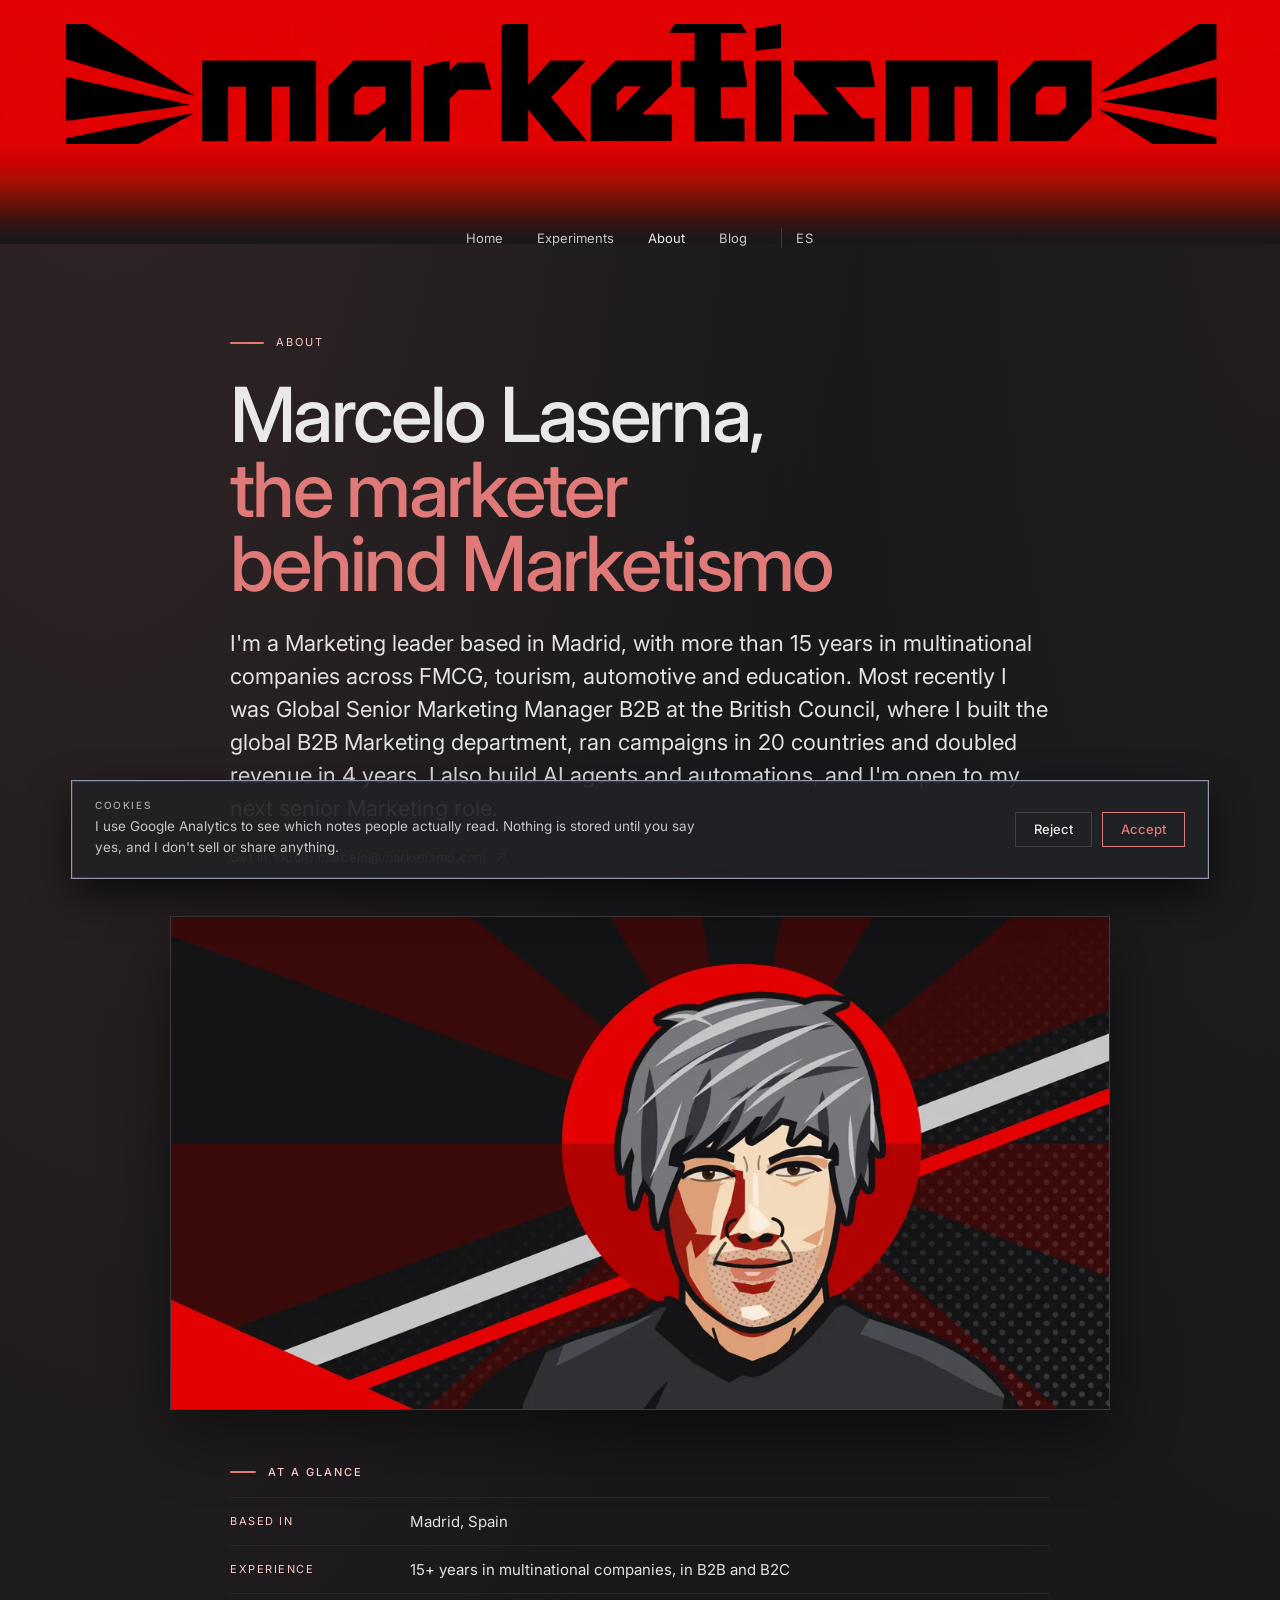
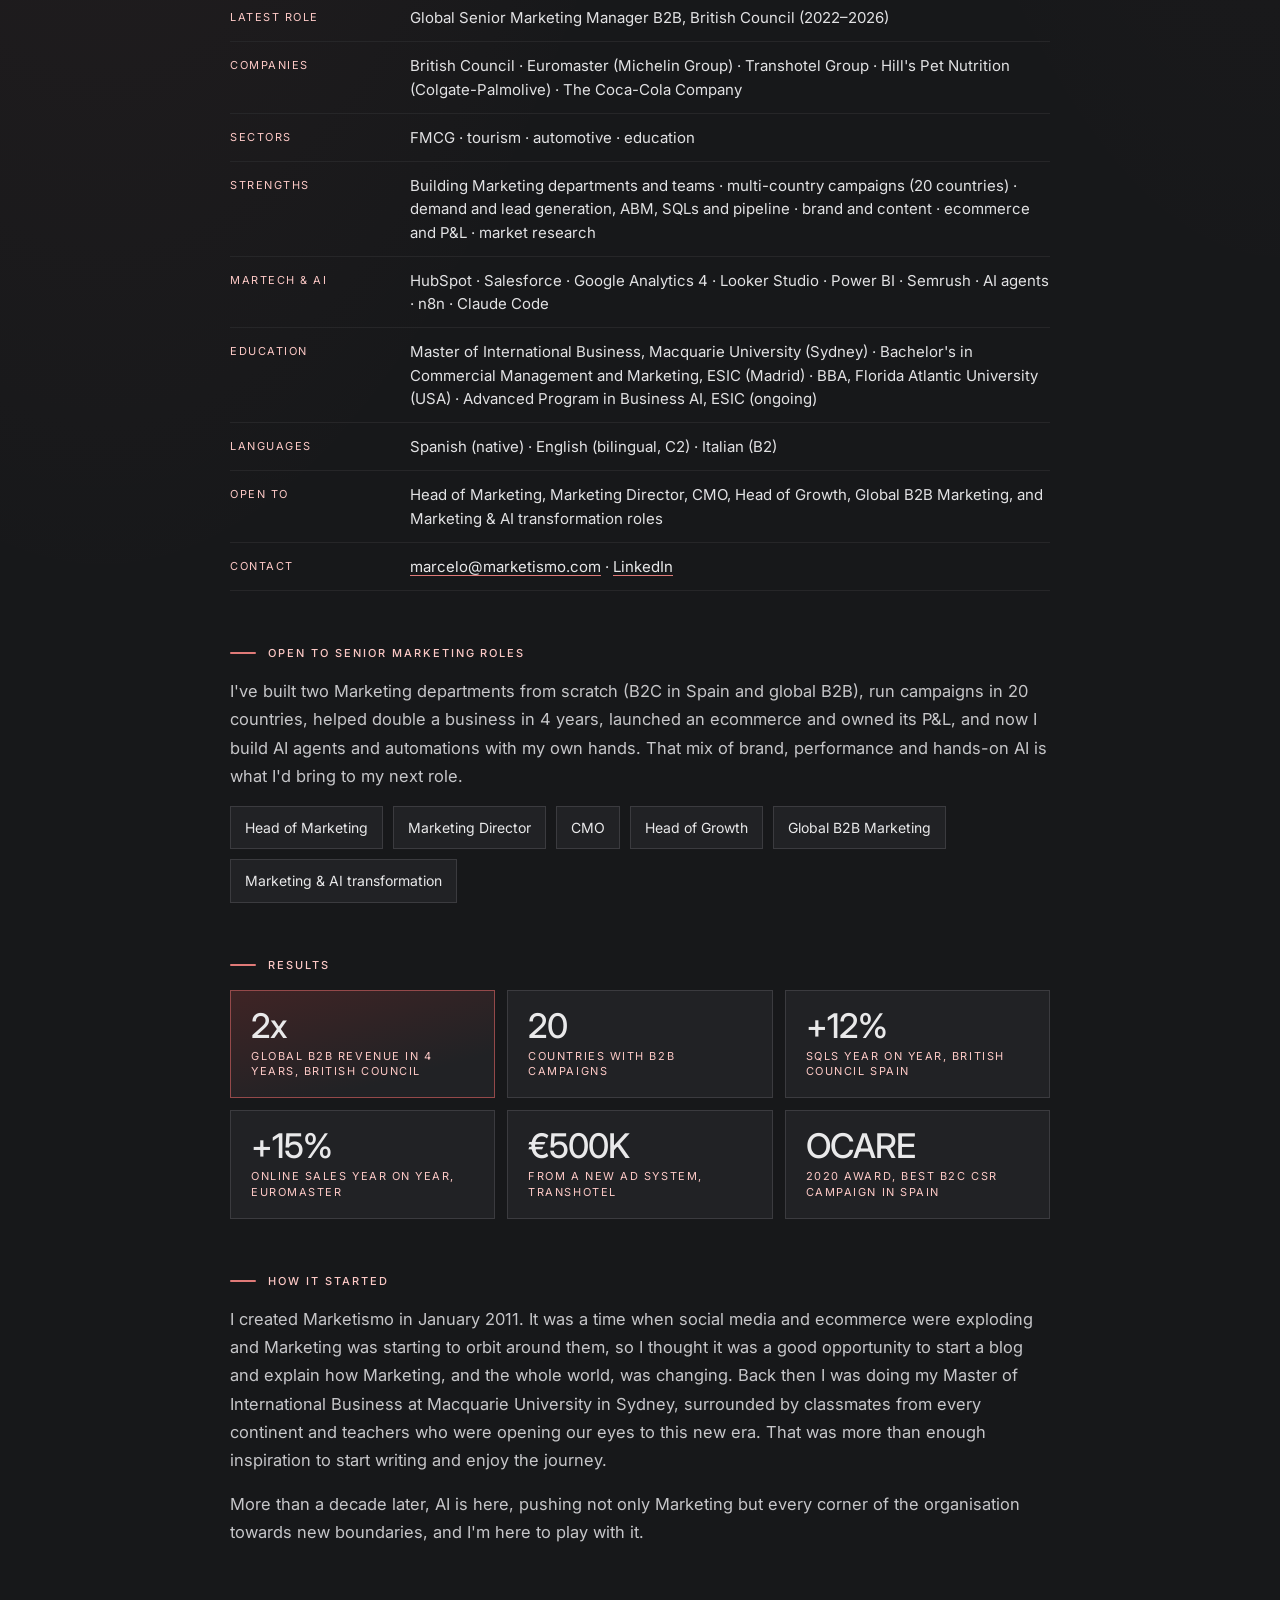
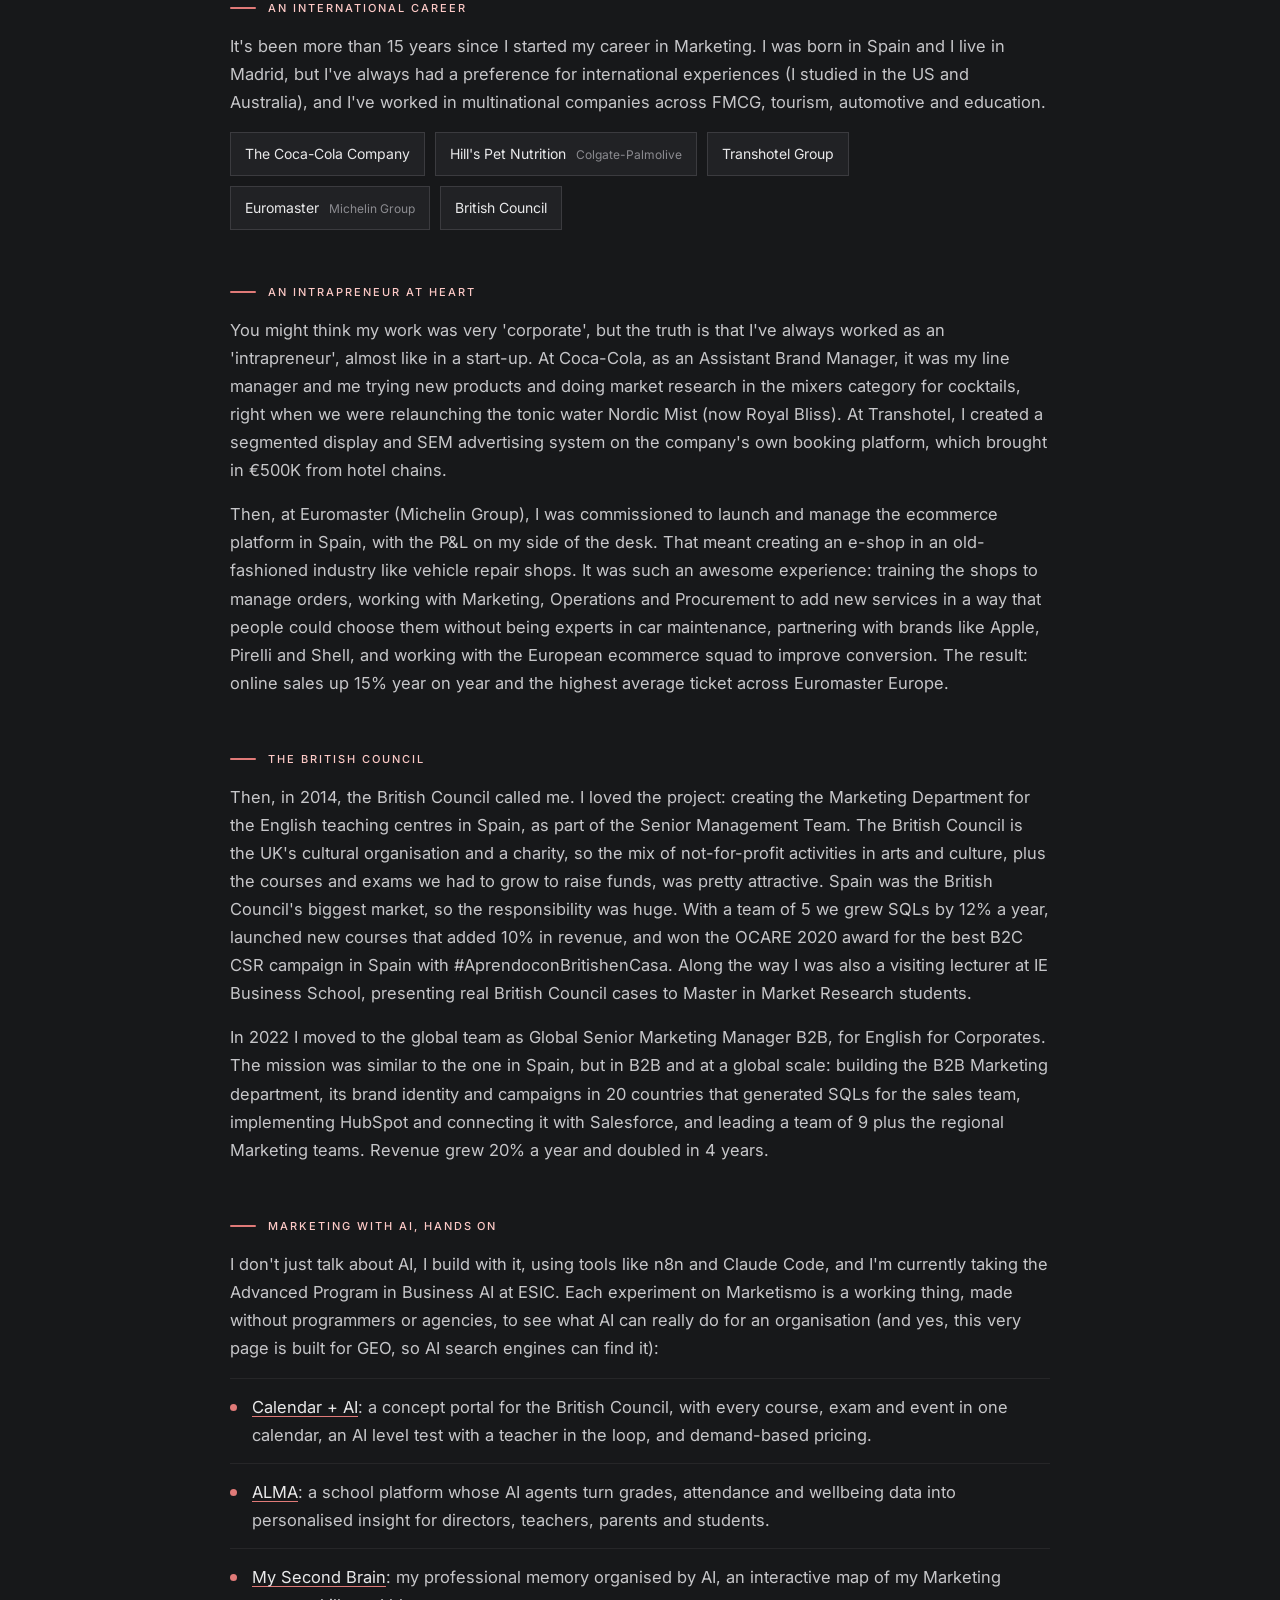
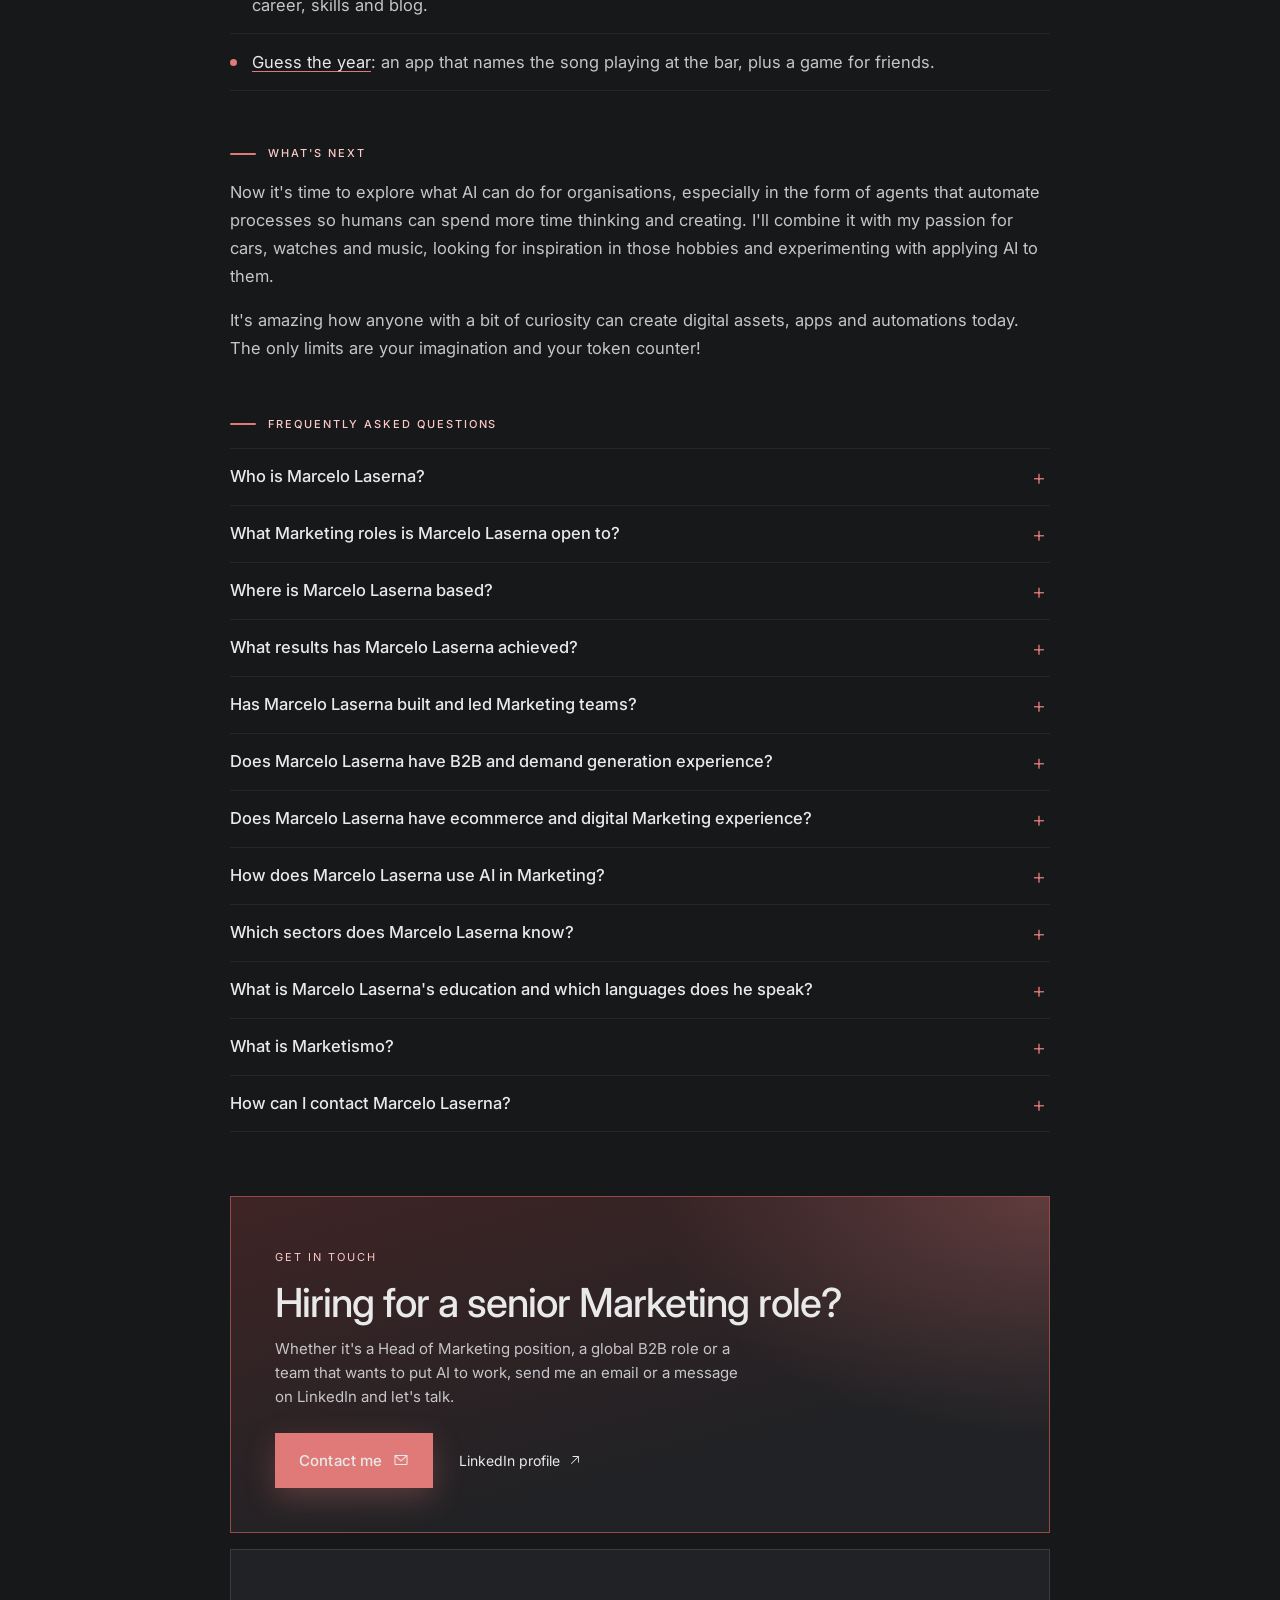
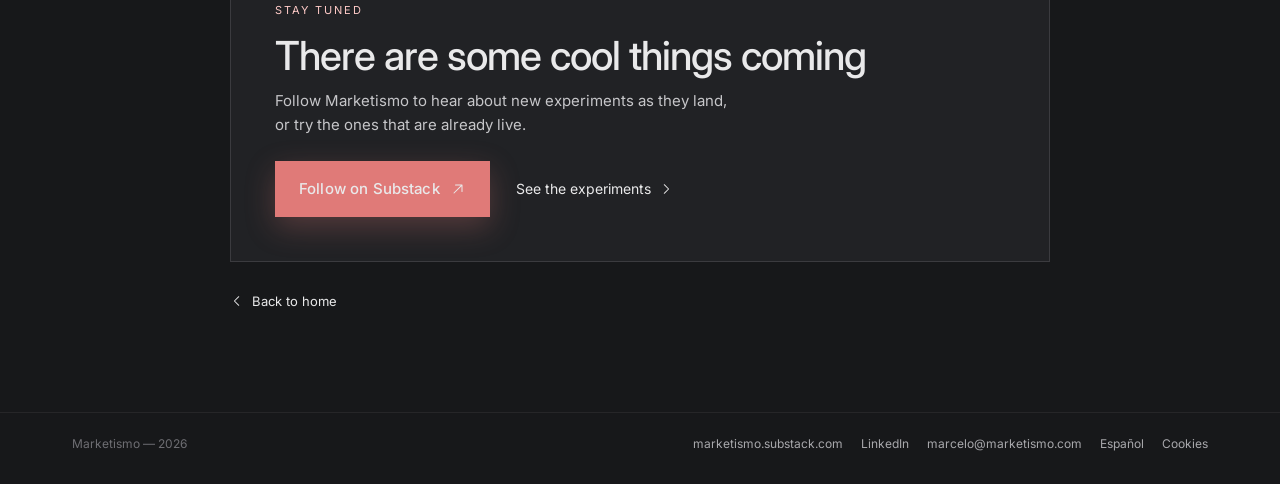
<file: about/index.html>
<!DOCTYPE html>
<html lang="en">
<head>
<meta charset="utf-8">
<meta name="viewport" content="width=device-width, initial-scale=1">

<!-- Consent Mode v2 defaults - must run before GTM loads -->
<script>
  window.dataLayer = window.dataLayer || [];
  function gtag(){dataLayer.push(arguments);}
  gtag('consent', 'default', {
    'ad_storage': 'denied',
    'ad_user_data': 'denied',
    'ad_personalization': 'denied',
    'analytics_storage': 'denied',
    'functionality_storage': 'granted',
    'security_storage': 'granted',
    'wait_for_update': 500
  });
</script>

<!-- Google Tag Manager -->
<script>(function(w,d,s,l,i){w[l]=w[l]||[];w[l].push({'gtm.start':
new Date().getTime(),event:'gtm.js'});var f=d.getElementsByTagName(s)[0],
j=d.createElement(s),dl=l!='dataLayer'?'&l='+l:'';j.async=true;j.src=
'https://www.googletagmanager.com/gtm.js?id='+i+dl;f.parentNode.insertBefore(j,f);
})(window,document,'script','dataLayer','GTM-PH86G99C');</script>
<!-- End Google Tag Manager -->
<title>Marcelo Laserna: senior Marketing leader in Madrid, B2B, B2C, growth and AI — Marketismo</title>
<meta name="description" content="Madrid-based Marketing leader, 15+ years at the British Council, Euromaster (Michelin) and Coca-Cola. Global B2B, 20 countries, ecommerce and AI. Open to senior roles.">
<meta name="author" content="Marcelo Laserna">
<meta name="robots" content="index, follow, max-snippet:-1, max-image-preview:large">
<link rel="canonical" href="https://www.marketismo.com/about/">
<link rel="alternate" hreflang="en" href="https://www.marketismo.com/about/">
<link rel="alternate" hreflang="es" href="https://www.marketismo.com/es/sobre-mi/">
<link rel="alternate" hreflang="x-default" href="https://www.marketismo.com/about/">
<link rel="icon" href="/favicon.ico" sizes="16x16 32x32 48x48">
<link rel="icon" type="image/png" sizes="192x192" href="/assets/icons/icon-192.png">
<link rel="apple-touch-icon" href="/apple-touch-icon.png">
<link rel="manifest" href="/site.webmanifest">
<meta name="theme-color" content="#e20203">

<meta property="og:type" content="profile">
<meta property="og:site_name" content="Marketismo">
<meta property="og:locale" content="en_GB">
<meta property="og:locale:alternate" content="es_ES">
<meta property="og:title" content="Marcelo Laserna: senior Marketing leader, B2B, B2C, growth and AI">
<meta property="og:description" content="15+ years at the British Council, Euromaster (Michelin Group) and Coca-Cola. Global B2B, campaigns in 20 countries, ecommerce and AI agents. Based in Madrid, open to senior Marketing roles.">
<meta property="og:url" content="https://www.marketismo.com/about/">
<meta property="og:image" content="https://www.marketismo.com/assets/img/about/about-og.jpg">
<meta property="og:image:width" content="1200">
<meta property="og:image:height" content="630">
<meta property="og:image:alt" content="Illustrated propaganda-poster portrait of Marcelo Laserna in front of a red sun.">
<meta property="profile:first_name" content="Marcelo">
<meta property="profile:last_name" content="Laserna">
<meta name="twitter:card" content="summary_large_image">

<script type="application/ld+json">
{
  "@context": "https://schema.org",
  "@graph": [
    {
      "@type": "Person",
      "@id": "https://www.marketismo.com/#marcelo",
      "name": "Marcelo Laserna",
      "alternateName": "Marcelo Laserna Villarroya",
      "givenName": "Marcelo",
      "familyName": "Laserna Villarroya",
      "jobTitle": "Senior Marketing Leader",
      "description": "Madrid-based Marketing leader with more than 15 years of experience in multinational companies across FMCG, tourism, automotive and education. Former Global Senior Marketing Manager B2B at the British Council. Specialist in B2B and B2C Marketing, combining brand and performance, and in applying AI agents and automation to Marketing. Founder of Marketismo.",
      "url": "https://www.marketismo.com/about/",
      "image": "https://www.marketismo.com/assets/img/about/about-og.jpg",
      "email": "mailto:marcelo@marketismo.com",
      "address": { "@type": "PostalAddress", "addressLocality": "Madrid", "addressCountry": "ES" },
      "birthPlace": { "@type": "Country", "name": "Spain" },
      "knowsLanguage": [
        { "@type": "Language", "name": "Spanish", "alternateName": "es" },
        { "@type": "Language", "name": "English", "alternateName": "en" },
        { "@type": "Language", "name": "Italian", "alternateName": "it" }
      ],
      "knowsAbout": [
        "Marketing leadership",
        "Marketing strategy",
        "Go-to-market strategy",
        "International marketing",
        "Multi-country campaigns",
        "B2B marketing",
        "B2C marketing",
        "Growth marketing",
        "Demand generation",
        "Lead generation",
        "Account-based marketing",
        "Lead nurturing and lead scoring",
        "Sales and Marketing alignment",
        "Brand management",
        "Product management",
        "Content marketing",
        "Market research",
        "Ecommerce",
        "P&L management",
        "Conversion rate optimisation",
        "SEO",
        "Generative Engine Optimization",
        "Paid media",
        "Marketing mix modeling",
        "Marketing automation",
        "HubSpot",
        "Salesforce",
        "Google Analytics 4",
        "Artificial intelligence in marketing",
        "AI agents",
        "n8n",
        "Claude Code"
      ],
      "alumniOf": [
        { "@type": "Organization", "name": "British Council", "sameAs": "https://en.wikipedia.org/wiki/British_Council" },
        { "@type": "Organization", "name": "Euromaster", "parentOrganization": { "@type": "Organization", "name": "Michelin", "sameAs": "https://en.wikipedia.org/wiki/Michelin" } },
        { "@type": "Organization", "name": "Transhotel Group" },
        { "@type": "Organization", "name": "Hill's Pet Nutrition", "parentOrganization": { "@type": "Organization", "name": "Colgate-Palmolive", "sameAs": "https://en.wikipedia.org/wiki/Colgate-Palmolive" } },
        { "@type": "Organization", "name": "The Coca-Cola Company", "sameAs": "https://en.wikipedia.org/wiki/The_Coca-Cola_Company" },
        { "@type": "CollegeOrUniversity", "name": "Macquarie University", "sameAs": "https://en.wikipedia.org/wiki/Macquarie_University" },
        { "@type": "CollegeOrUniversity", "name": "ESIC Business & Marketing School" },
        { "@type": "CollegeOrUniversity", "name": "Florida Atlantic University", "sameAs": "https://en.wikipedia.org/wiki/Florida_Atlantic_University" }
      ],
      "hasCredential": [
        { "@type": "EducationalOccupationalCredential", "name": "Master of International Business", "credentialCategory": "degree", "recognizedBy": { "@type": "CollegeOrUniversity", "name": "Macquarie University" } },
        { "@type": "EducationalOccupationalCredential", "name": "Bachelor's Degree in Commercial Management and Marketing", "credentialCategory": "degree", "recognizedBy": { "@type": "CollegeOrUniversity", "name": "ESIC Business & Marketing School" } },
        { "@type": "EducationalOccupationalCredential", "name": "Bachelor of Business Administration, Major in Management", "credentialCategory": "degree", "recognizedBy": { "@type": "CollegeOrUniversity", "name": "Florida Atlantic University" } }
      ],
      "award": "OCARE 2020 Award for Best B2C CSR Campaign in Spain (#AprendoconBritishenCasa, British Council)",
      "sameAs": [
        "https://www.linkedin.com/in/marcelolv/",
        "https://marketismo.substack.com/"
      ]
    },
    {
      "@type": "Organization",
      "@id": "https://www.marketismo.com/#marketismo",
      "name": "Marketismo",
      "url": "https://www.marketismo.com/",
      "logo": "https://www.marketismo.com/assets/img/marketismo-logo.png",
      "foundingDate": "2011-01",
      "founder": { "@id": "https://www.marketismo.com/#marcelo" },
      "sameAs": ["https://marketismo.substack.com/"]
    },
    {
      "@type": "ProfilePage",
      "@id": "https://www.marketismo.com/about/#page",
      "url": "https://www.marketismo.com/about/",
      "name": "Marcelo Laserna: senior Marketing leader in Madrid, B2B, B2C, growth and AI",
      "inLanguage": "en",
      "dateModified": "2026-11-11T12:00:00+01:00",
      "mainEntity": { "@id": "https://www.marketismo.com/#marcelo" },
      "isPartOf": { "@type": "WebSite", "name": "Marketismo", "url": "https://www.marketismo.com/" },
      "breadcrumb": {
        "@type": "BreadcrumbList",
        "itemListElement": [
          { "@type": "ListItem", "position": 1, "name": "Home", "item": "https://www.marketismo.com/" },
          { "@type": "ListItem", "position": 2, "name": "About", "item": "https://www.marketismo.com/about/" }
        ]
      }
    },
    {
      "@type": "FAQPage",
      "@id": "https://www.marketismo.com/about/#faq",
      "inLanguage": "en",
      "mainEntity": [
        {
          "@type": "Question",
          "name": "Who is Marcelo Laserna?",
          "acceptedAnswer": { "@type": "Answer", "text": "Marcelo Laserna (Marcelo Laserna Villarroya) is a Madrid-based Marketing leader with more than 15 years of experience in multinational companies across FMCG, tourism, automotive and education. Most recently he was Global Senior Marketing Manager B2B at the British Council (2022 to 2026). He is the founder of Marketismo and builds AI agents and automations for Marketing." }
        },
        {
          "@type": "Question",
          "name": "What Marketing roles is Marcelo Laserna open to?",
          "acceptedAnswer": { "@type": "Answer", "text": "He is open to senior Marketing roles such as Head of Marketing, Marketing Director, CMO, Head of Growth or Global B2B Marketing lead, and to roles that bring AI into Marketing, such as Marketing transformation or Marketing automation lead. Companies and headhunters can contact him at marcelo@marketismo.com or on LinkedIn." }
        },
        {
          "@type": "Question",
          "name": "Where is Marcelo Laserna based?",
          "acceptedAnswer": { "@type": "Answer", "text": "He is based in Madrid, Spain. His recent work has been global: at the British Council he ran B2B campaigns in 20 countries and led regional Marketing teams. He has also studied in the United States and Australia." }
        },
        {
          "@type": "Question",
          "name": "What results has Marcelo Laserna achieved?",
          "acceptedAnswer": { "@type": "Answer", "text": "At the British Council, global B2B revenue grew 20% year on year and doubled in 4 years, and in Spain he delivered a 12% year-on-year increase in SQLs plus new courses that added 10% in revenue. At Euromaster (Michelin Group) online sales grew 15% year on year, with the highest average ticket across Euromaster Europe. At Transhotel he created an advertising system that generated 500,000 euros from hotel chains. He also won the OCARE 2020 Award for Best B2C CSR Campaign in Spain." }
        },
        {
          "@type": "Question",
          "name": "Has Marcelo Laserna built and led Marketing teams?",
          "acceptedAnswer": { "@type": "Answer", "text": "Yes. He built two Marketing departments at the British Council: the B2C department for the English teaching centres in Spain, where he managed a team of 5 and sat on the Senior Management Team, and the global B2B Marketing department, where he managed a team of 9 and led regional Marketing teams on local campaigns and events." }
        },
        {
          "@type": "Question",
          "name": "Does Marcelo Laserna have B2B and demand generation experience?",
          "acceptedAnswer": { "@type": "Answer", "text": "Yes. As Global Senior Marketing Manager B2B at the British Council he built the brand identity for its B2B English services and ran campaigns in 20 countries that generated SQLs for the sales team. He implemented HubSpot for Marketing automation, integrated it with Salesforce, and works with account-based marketing, lead nurturing, lead scoring and Sales and Marketing alignment." }
        },
        {
          "@type": "Question",
          "name": "Does Marcelo Laserna have ecommerce and digital Marketing experience?",
          "acceptedAnswer": { "@type": "Answer", "text": "Yes. As Spain eCommerce Manager at Euromaster (Michelin Group) he launched and managed the ecommerce platform and owned its P&L: performance campaigns, catalogue, pricing, promotions and new services, working with media, SEO and content agencies and partnering with brands such as Apple, Pirelli and Shell. His digital skills include SEO, GEO, Google Ads, Meta Ads, LinkedIn Ads, programmatic, CRO and Google Analytics 4." }
        },
        {
          "@type": "Question",
          "name": "How does Marcelo Laserna use AI in Marketing?",
          "acceptedAnswer": { "@type": "Answer", "text": "He builds AI agents and automations with tools such as n8n and Claude Code, so teams spend less time on repetitive processes and more on thinking and creating. At the British Council he managed Martech and AI tools for content creation and performance monitoring. He is taking the Advanced Program in Business AI at ESIC Business & Marketing School, and he publishes working AI experiments on Marketismo." }
        },
        {
          "@type": "Question",
          "name": "Which sectors does Marcelo Laserna know?",
          "acceptedAnswer": { "@type": "Answer", "text": "FMCG (The Coca-Cola Company and Hill's Pet Nutrition, part of Colgate-Palmolive), tourism (Transhotel Group), automotive (Euromaster, Michelin Group) and education (British Council), in both B2C and B2B." }
        },
        {
          "@type": "Question",
          "name": "What is Marcelo Laserna's education and which languages does he speak?",
          "acceptedAnswer": { "@type": "Answer", "text": "He holds a Master of International Business from Macquarie University in Sydney, a Bachelor's Degree in Commercial Management and Marketing from ESIC Business & Marketing School in Madrid, and a Bachelor of Business Administration from Florida Atlantic University in the United States. He was a visiting lecturer at IE Business School in 2016, 2017 and 2018. He speaks Spanish (native), English (bilingual, C2) and Italian (B2)." }
        },
        {
          "@type": "Question",
          "name": "What is Marketismo?",
          "acceptedAnswer": { "@type": "Answer", "text": "Marketismo is Marcelo Laserna's blog and project site. It was born in January 2011 to explain how social media and ecommerce were changing Marketing, and today it publishes the AI experiments Marcelo builds, plus longer pieces on Substack." }
        },
        {
          "@type": "Question",
          "name": "How can I contact Marcelo Laserna?",
          "acceptedAnswer": { "@type": "Answer", "text": "By email at marcelo@marketismo.com or on LinkedIn at linkedin.com/in/marcelolv." }
        }
      ]
    }
  ]
}
</script>

<link rel="preconnect" href="https://fonts.googleapis.com">
<link rel="preconnect" href="https://fonts.gstatic.com" crossorigin>
<link rel="stylesheet" href="https://fonts.googleapis.com/css2?family=Inter:wght@300;400;500;600&amp;display=swap">
<link rel="stylesheet" href="/assets/css/nocturne.css">
<link rel="stylesheet" href="/assets/css/site.css">
</head>
<body>
<!-- Google Tag Manager (noscript) -->
<noscript><iframe src="https://www.googletagmanager.com/ns.html?id=GTM-PH86G99C"
height="0" width="0" style="display:none;visibility:hidden"></iframe></noscript>
<!-- End Google Tag Manager (noscript) -->
<div class="page">

  <header class="site-header site-header--compact">
    <a class="logo-link" href="/" aria-label="Marketismo — home">
      <img src="/assets/img/marketismo-logo.png" alt="Marketismo">
    </a>
    <div class="logo-fade" aria-hidden="true"></div>
    <nav class="site-nav">
      <a href="/">Home</a>
      <a href="/#tiles">Experiments</a>
      <a href="/about/" aria-current="page">About</a>
      <a href="https://marketismo.substack.com/" target="_blank" rel="noopener">Blog</a>
      <a class="lang-switch" href="/es/sobre-mi/" hreflang="es" lang="es" aria-label="Leer en español">ES</a>
    </nav>
  </header>

  <main>
    <article class="article">

      <header class="article-head">
        <div class="eyebrow">
          <span class="eyebrow-mark"></span>
          <span class="eyebrow-text">About</span>
        </div>
        <h1>Marcelo Laserna, <em>the marketer behind Marketismo</em></h1>
        <p class="article-lead">I'm a Marketing leader based in Madrid, with more than 15 years in multinational companies across FMCG, tourism, automotive and education. Most recently I was Global Senior Marketing Manager B2B at the British Council, where I built the global B2B Marketing department, ran campaigns in 20 countries and doubled revenue in 4 years. I also build AI agents and automations, and I'm open to my next senior Marketing role.</p>
        <a class="article-jump" href="mailto:marcelo@marketismo.com">Get in touch: marcelo@marketismo.com
          <svg width="14" height="14" viewBox="0 0 256 256" fill="currentColor" aria-hidden="true"><path d="M200 64v104a8 8 0 0 1-16 0V83.3L69.7 197.7a8 8 0 0 1-11.4-11.4L172.7 72H88a8 8 0 0 1 0-16h104a8 8 0 0 1 8 8Z"/></svg>
        </a>
      </header>

      <figure class="article-figure">
        <img src="/assets/img/about/about-1200.webp"
             srcset="/assets/img/about/about-1200.webp 1200w, /assets/img/about/about-2400.webp 2400w"
             sizes="(max-width: 900px) 100vw, 900px"
             width="1200" height="630"
             alt="Illustrated propaganda-poster portrait of Marcelo Laserna, grey hair and cream skin with dark-red shadows, in front of a red sun and rays.">
      </figure>

      <div class="article-body">

        <h2 id="at-a-glance">At a glance</h2>
        <dl class="glance">
          <dt>Based in</dt>
          <dd>Madrid, Spain</dd>
          <dt>Experience</dt>
          <dd>15+ years in multinational companies, in B2B and B2C</dd>
          <dt>Latest role</dt>
          <dd>Global Senior Marketing Manager B2B, British Council (2022–2026)</dd>
          <dt>Companies</dt>
          <dd>British Council · Euromaster (Michelin Group) · Transhotel Group · Hill's Pet Nutrition (Colgate-Palmolive) · The Coca-Cola Company</dd>
          <dt>Sectors</dt>
          <dd>FMCG · tourism · automotive · education</dd>
          <dt>Strengths</dt>
          <dd>Building Marketing departments and teams · multi-country campaigns (20 countries) · demand and lead generation, ABM, SQLs and pipeline · brand and content · ecommerce and P&amp;L · market research</dd>
          <dt>Martech &amp; AI</dt>
          <dd>HubSpot · Salesforce · Google Analytics 4 · Looker Studio · Power BI · Semrush · AI agents · n8n · Claude Code</dd>
          <dt>Education</dt>
          <dd>Master of International Business, Macquarie University (Sydney) · Bachelor's in Commercial Management and Marketing, ESIC (Madrid) · BBA, Florida Atlantic University (USA) · Advanced Program in Business AI, ESIC (ongoing)</dd>
          <dt>Languages</dt>
          <dd>Spanish (native) · English (bilingual, C2) · Italian (B2)</dd>
          <dt>Open to</dt>
          <dd>Head of Marketing, Marketing Director, CMO, Head of Growth, Global B2B Marketing, and Marketing &amp; AI transformation roles</dd>
          <dt>Contact</dt>
          <dd><a href="mailto:marcelo@marketismo.com">marcelo@marketismo.com</a> · <a href="https://www.linkedin.com/in/marcelolv/" target="_blank" rel="noopener me">LinkedIn</a></dd>
        </dl>

        <h2 id="open-to-roles">Open to senior Marketing roles</h2>
        <p>I've built two Marketing departments from scratch (B2C in Spain and global B2B), run campaigns in 20 countries, helped double a business in 4 years, launched an ecommerce and owned its P&amp;L, and now I build AI agents and automations with my own hands. That mix of brand, performance and hands-on AI is what I'd bring to my next role.</p>
        <ul class="career" aria-label="Roles I'm open to">
          <li>Head of Marketing</li>
          <li>Marketing Director</li>
          <li>CMO</li>
          <li>Head of Growth</li>
          <li>Global B2B Marketing</li>
          <li>Marketing &amp; AI transformation</li>
        </ul>

        <h2 id="results">Results</h2>
        <ul class="facts">
          <li><span class="facts-value">2x</span><span class="facts-label">Global B2B revenue in 4 years, British Council</span></li>
          <li><span class="facts-value">20</span><span class="facts-label">Countries with B2B campaigns</span></li>
          <li><span class="facts-value">+12%</span><span class="facts-label">SQLs year on year, British Council Spain</span></li>
          <li><span class="facts-value">+15%</span><span class="facts-label">Online sales year on year, Euromaster</span></li>
          <li><span class="facts-value">€500K</span><span class="facts-label">From a new ad system, Transhotel</span></li>
          <li><span class="facts-value">OCARE</span><span class="facts-label">2020 award, best B2C CSR campaign in Spain</span></li>
        </ul>

        <h2>How it started</h2>
        <p>I created Marketismo in January 2011. It was a time when social media and ecommerce were exploding and Marketing was starting to orbit around them, so I thought it was a good opportunity to start a blog and explain how Marketing, and the whole world, was changing. Back then I was doing my Master of International Business at Macquarie University in Sydney, surrounded by classmates from every continent and teachers who were opening our eyes to this new era. That was more than enough inspiration to start writing and enjoy the journey.</p>
        <p>More than a decade later, AI is here, pushing not only Marketing but every corner of the organisation towards new boundaries, and I'm here to play with it.</p>

        <h2>An international career</h2>
        <p>It's been more than 15 years since I started my career in Marketing. I was born in Spain and I live in Madrid, but I've always had a preference for international experiences (I studied in the US and Australia), and I've worked in multinational companies across FMCG, tourism, automotive and education.</p>
        <ul class="career" aria-label="Companies">
          <li>The Coca-Cola Company</li>
          <li>Hill's Pet Nutrition <span>Colgate-Palmolive</span></li>
          <li>Transhotel Group</li>
          <li>Euromaster <span>Michelin Group</span></li>
          <li>British Council</li>
        </ul>

        <h2>An intrapreneur at heart</h2>
        <p>You might think my work was very 'corporate', but the truth is that I've always worked as an 'intrapreneur', almost like in a start-up. At Coca-Cola, as an Assistant Brand Manager, it was my line manager and me trying new products and doing market research in the mixers category for cocktails, right when we were relaunching the tonic water Nordic Mist (now Royal Bliss). At Transhotel, I created a segmented display and SEM advertising system on the company's own booking platform, which brought in €500K from hotel chains.</p>
        <p>Then, at Euromaster (Michelin Group), I was commissioned to launch and manage the ecommerce platform in Spain, with the P&amp;L on my side of the desk. That meant creating an e-shop in an old-fashioned industry like vehicle repair shops. It was such an awesome experience: training the shops to manage orders, working with Marketing, Operations and Procurement to add new services in a way that people could choose them without being experts in car maintenance, partnering with brands like Apple, Pirelli and Shell, and working with the European ecommerce squad to improve conversion. The result: online sales up 15% year on year and the highest average ticket across Euromaster Europe.</p>

        <h2>The British Council</h2>
        <p>Then, in 2014, the British Council called me. I loved the project: creating the Marketing Department for the English teaching centres in Spain, as part of the Senior Management Team. The British Council is the UK's cultural organisation and a charity, so the mix of not-for-profit activities in arts and culture, plus the courses and exams we had to grow to raise funds, was pretty attractive. Spain was the British Council's biggest market, so the responsibility was huge. With a team of 5 we grew SQLs by 12% a year, launched new courses that added 10% in revenue, and won the OCARE 2020 award for the best B2C CSR campaign in Spain with #AprendoconBritishenCasa. Along the way I was also a visiting lecturer at IE Business School, presenting real British Council cases to Master in Market Research students.</p>
        <p>In 2022 I moved to the global team as Global Senior Marketing Manager B2B, for English for Corporates. The mission was similar to the one in Spain, but in B2B and at a global scale: building the B2B Marketing department, its brand identity and campaigns in 20 countries that generated SQLs for the sales team, implementing HubSpot and connecting it with Salesforce, and leading a team of 9 plus the regional Marketing teams. Revenue grew 20% a year and doubled in 4 years.</p>

        <h2 id="ai">Marketing with AI, hands on</h2>
        <p>I don't just talk about AI, I build with it, using tools like n8n and Claude Code, and I'm currently taking the Advanced Program in Business AI at ESIC. Each experiment on Marketismo is a working thing, made without programmers or agencies, to see what AI can really do for an organisation (and yes, this very page is built for GEO, so AI search engines can find it):</p>
        <ul class="features">
          <li><a href="/experiments/calendar-ai/">Calendar + AI</a>: a concept portal for the British Council, with every course, exam and event in one calendar, an AI level test with a teacher in the loop, and demand-based pricing.</li>
          <li><a href="/alma/">ALMA</a>: a school platform whose AI agents turn grades, attendance and wellbeing data into personalised insight for directors, teachers, parents and students.</li>
          <li><a href="/second-brain/">My Second Brain</a>: my professional memory organised by AI, an interactive map of my Marketing career, skills and blog.</li>
          <li><a href="/experiments/guess-the-year/">Guess the year</a>: an app that names the song playing at the bar, plus a game for friends.</li>
        </ul>

        <h2>What's next</h2>
        <p>Now it's time to explore what AI can do for organisations, especially in the form of agents that automate processes so humans can spend more time thinking and creating. I'll combine it with my passion for cars, watches and music, looking for inspiration in those hobbies and experimenting with applying AI to them.</p>
        <p>It's amazing how anyone with a bit of curiosity can create digital assets, apps and automations today. The only limits are your imagination and your token counter!</p>

        <h2 id="faq">Frequently asked questions</h2>
        <div class="faq">
          <details>
            <summary>Who is Marcelo Laserna?</summary>
            <p>Marcelo Laserna (Marcelo Laserna Villarroya) is a Madrid-based Marketing leader with more than 15 years of experience in multinational companies across FMCG, tourism, automotive and education. Most recently he was Global Senior Marketing Manager B2B at the British Council (2022 to 2026). He is the founder of Marketismo and builds AI agents and automations for Marketing.</p>
          </details>
          <details>
            <summary>What Marketing roles is Marcelo Laserna open to?</summary>
            <p>He is open to senior Marketing roles such as Head of Marketing, Marketing Director, CMO, Head of Growth or Global B2B Marketing lead, and to roles that bring AI into Marketing, such as Marketing transformation or Marketing automation lead. Companies and headhunters can contact him at <a href="mailto:marcelo@marketismo.com">marcelo@marketismo.com</a> or on <a href="https://www.linkedin.com/in/marcelolv/" target="_blank" rel="noopener">LinkedIn</a>.</p>
          </details>
          <details>
            <summary>Where is Marcelo Laserna based?</summary>
            <p>He is based in Madrid, Spain. His recent work has been global: at the British Council he ran B2B campaigns in 20 countries and led regional Marketing teams. He has also studied in the United States and Australia.</p>
          </details>
          <details>
            <summary>What results has Marcelo Laserna achieved?</summary>
            <p>At the British Council, global B2B revenue grew 20% year on year and doubled in 4 years, and in Spain he delivered a 12% year-on-year increase in SQLs plus new courses that added 10% in revenue. At Euromaster (Michelin Group) online sales grew 15% year on year, with the highest average ticket across Euromaster Europe. At Transhotel he created an advertising system that generated 500,000 euros from hotel chains. He also won the OCARE 2020 Award for Best B2C CSR Campaign in Spain.</p>
          </details>
          <details>
            <summary>Has Marcelo Laserna built and led Marketing teams?</summary>
            <p>Yes. He built two Marketing departments at the British Council: the B2C department for the English teaching centres in Spain, where he managed a team of 5 and sat on the Senior Management Team, and the global B2B Marketing department, where he managed a team of 9 and led regional Marketing teams on local campaigns and events.</p>
          </details>
          <details>
            <summary>Does Marcelo Laserna have B2B and demand generation experience?</summary>
            <p>Yes. As Global Senior Marketing Manager B2B at the British Council he built the brand identity for its B2B English services and ran campaigns in 20 countries that generated SQLs for the sales team. He implemented HubSpot for Marketing automation, integrated it with Salesforce, and works with account-based marketing, lead nurturing, lead scoring and Sales and Marketing alignment.</p>
          </details>
          <details>
            <summary>Does Marcelo Laserna have ecommerce and digital Marketing experience?</summary>
            <p>Yes. As Spain eCommerce Manager at Euromaster (Michelin Group) he launched and managed the ecommerce platform and owned its P&amp;L: performance campaigns, catalogue, pricing, promotions and new services, working with media, SEO and content agencies and partnering with brands such as Apple, Pirelli and Shell. His digital skills include SEO, GEO, Google Ads, Meta Ads, LinkedIn Ads, programmatic, CRO and Google Analytics 4.</p>
          </details>
          <details>
            <summary>How does Marcelo Laserna use AI in Marketing?</summary>
            <p>He builds AI agents and automations with tools such as n8n and Claude Code, so teams spend less time on repetitive processes and more on thinking and creating. At the British Council he managed Martech and AI tools for content creation and performance monitoring. He is taking the Advanced Program in Business AI at ESIC Business &amp; Marketing School, and he publishes working AI experiments on Marketismo.</p>
          </details>
          <details>
            <summary>Which sectors does Marcelo Laserna know?</summary>
            <p>FMCG (The Coca-Cola Company and Hill's Pet Nutrition, part of Colgate-Palmolive), tourism (Transhotel Group), automotive (Euromaster, Michelin Group) and education (British Council), in both B2C and B2B.</p>
          </details>
          <details>
            <summary>What is Marcelo Laserna's education and which languages does he speak?</summary>
            <p>He holds a Master of International Business from Macquarie University in Sydney, a Bachelor's Degree in Commercial Management and Marketing from ESIC Business &amp; Marketing School in Madrid, and a Bachelor of Business Administration from Florida Atlantic University in the United States. He was a visiting lecturer at IE Business School in 2016, 2017 and 2018. He speaks Spanish (native), English (bilingual, C2) and Italian (B2).</p>
          </details>
          <details>
            <summary>What is Marketismo?</summary>
            <p>Marketismo is Marcelo Laserna's blog and project site. It was born in January 2011 to explain how social media and ecommerce were changing Marketing, and today it publishes the AI experiments Marcelo builds, plus longer pieces on Substack.</p>
          </details>
          <details>
            <summary>How can I contact Marcelo Laserna?</summary>
            <p>By email at <a href="mailto:marcelo@marketismo.com">marcelo@marketismo.com</a> or on LinkedIn at <a href="https://www.linkedin.com/in/marcelolv/" target="_blank" rel="noopener">linkedin.com/in/marcelolv</a>.</p>
          </details>
        </div>

        <aside class="cta-panel" aria-labelledby="contact-title">
          <span class="cta-kicker">Get in touch</span>
          <h2 class="cta-title" id="contact-title">Hiring for a senior Marketing role?</h2>
          <p>Whether it's a Head of Marketing position, a global B2B role or a team that wants to put AI to work, send me an email or a message on LinkedIn and let's talk.</p>
          <div class="cta-actions">
            <a class="cta-button cta-button--mail" href="mailto:marcelo@marketismo.com">Contact me
              <svg width="16" height="16" viewBox="0 0 256 256" fill="currentColor" aria-hidden="true"><path d="M224 48H32a8 8 0 0 0-8 8v136a16 16 0 0 0 16 16h176a16 16 0 0 0 16-16V56a8 8 0 0 0-8-8Zm-20.57 16L128 133.15 52.57 64ZM216 192H40V74.19l82.59 75.71a8 8 0 0 0 10.82 0L216 74.19V192Z"/></svg>
            </a>
            <a class="cta-secondary" href="https://www.linkedin.com/in/marcelolv/" target="_blank" rel="noopener me">LinkedIn profile
              <svg width="14" height="14" viewBox="0 0 256 256" fill="currentColor" aria-hidden="true"><path d="M200 64v104a8 8 0 0 1-16 0V83.3L69.7 197.7a8 8 0 0 1-11.4-11.4L172.7 72H88a8 8 0 0 1 0-16h104a8 8 0 0 1 8 8Z"/></svg>
            </a>
          </div>
        </aside>

        <aside class="cta-panel cta-panel--contact" aria-labelledby="cta-title">
          <span class="cta-kicker">Stay tuned</span>
          <h2 class="cta-title" id="cta-title">There are some cool things coming</h2>
          <p>Follow Marketismo to hear about new experiments as they land, or try the ones that are already live.</p>
          <div class="cta-actions">
            <a class="cta-button" href="https://marketismo.substack.com/" target="_blank" rel="noopener">Follow on Substack
              <svg width="16" height="16" viewBox="0 0 256 256" fill="currentColor" aria-hidden="true"><path d="M200 64v104a8 8 0 0 1-16 0V83.3L69.7 197.7a8 8 0 0 1-11.4-11.4L172.7 72H88a8 8 0 0 1 0-16h104a8 8 0 0 1 8 8Z"/></svg>
            </a>
            <a class="cta-secondary" href="/#tiles">See the experiments
              <svg width="14" height="14" viewBox="0 0 256 256" fill="currentColor" aria-hidden="true"><path d="m181.7 133.7-80 80a8 8 0 0 1-11.4-11.4L164.7 128 90.3 53.7a8 8 0 0 1 11.4-11.4l80 80a8 8 0 0 1 0 11.4Z"/></svg>
            </a>
          </div>
        </aside>

        <a class="article-back" href="/">
          <svg width="14" height="14" viewBox="0 0 256 256" fill="currentColor" aria-hidden="true"><path d="M165.7 202.3a8 8 0 0 1-11.4 11.4l-80-80a8 8 0 0 1 0-11.4l80-80a8 8 0 0 1 11.4 11.4L91.3 128Z"/></svg>
          Back to home
        </a>
      </div>
    </article>
  </main>

  <footer class="site-footer">
    <span>Marketismo — 2026</span>
    <div class="footer-links">
      <a href="https://marketismo.substack.com/" target="_blank" rel="noopener">marketismo.substack.com</a>
      <a href="https://www.linkedin.com/in/marcelolv/" target="_blank" rel="noopener me">LinkedIn</a>
      <a href="mailto:marcelo@marketismo.com">marcelo@marketismo.com</a>
      <a href="/es/sobre-mi/" hreflang="es" lang="es">Español</a>
      <button type="button" class="link-btn" id="mk-consent-reopen">Cookies</button>
    </div>
  </footer>
</div>
<!-- Cookie consent -->
<div class="consent" id="mk-consent" role="dialog" aria-modal="false" aria-labelledby="mk-consent-title" hidden>
  <div class="consent-inner">
    <div class="consent-copy">
      <h2 class="consent-title" id="mk-consent-title">Cookies</h2>
      <p>I use Google Analytics to see which notes people actually read. Nothing is stored until you say yes, and I don't sell or share anything.</p>
    </div>
    <div class="consent-actions">
      <button type="button" class="btn btn-secondary" data-consent="denied">Reject</button>
      <button type="button" class="btn btn-primary" data-consent="granted">Accept</button>
    </div>
  </div>
</div>
<script src="/assets/js/consent.js"></script>
</body>
</html>
</file>
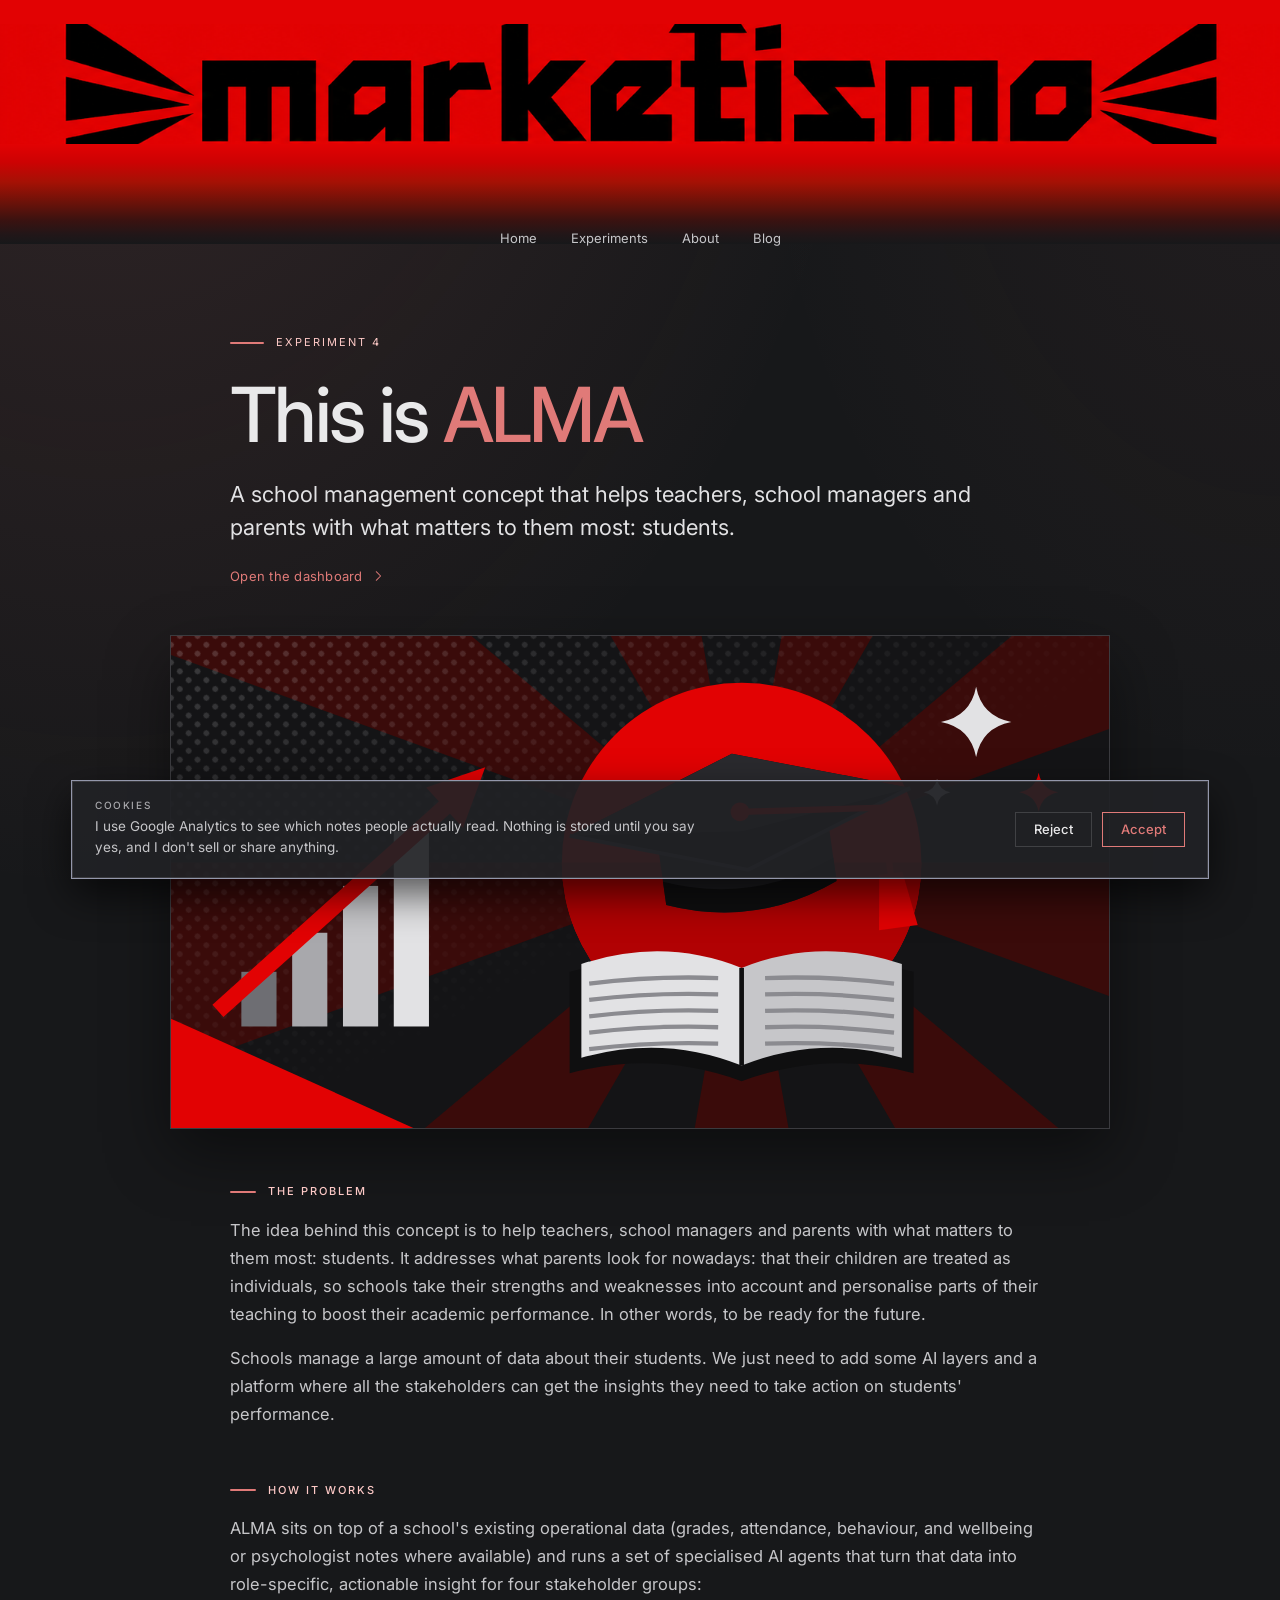
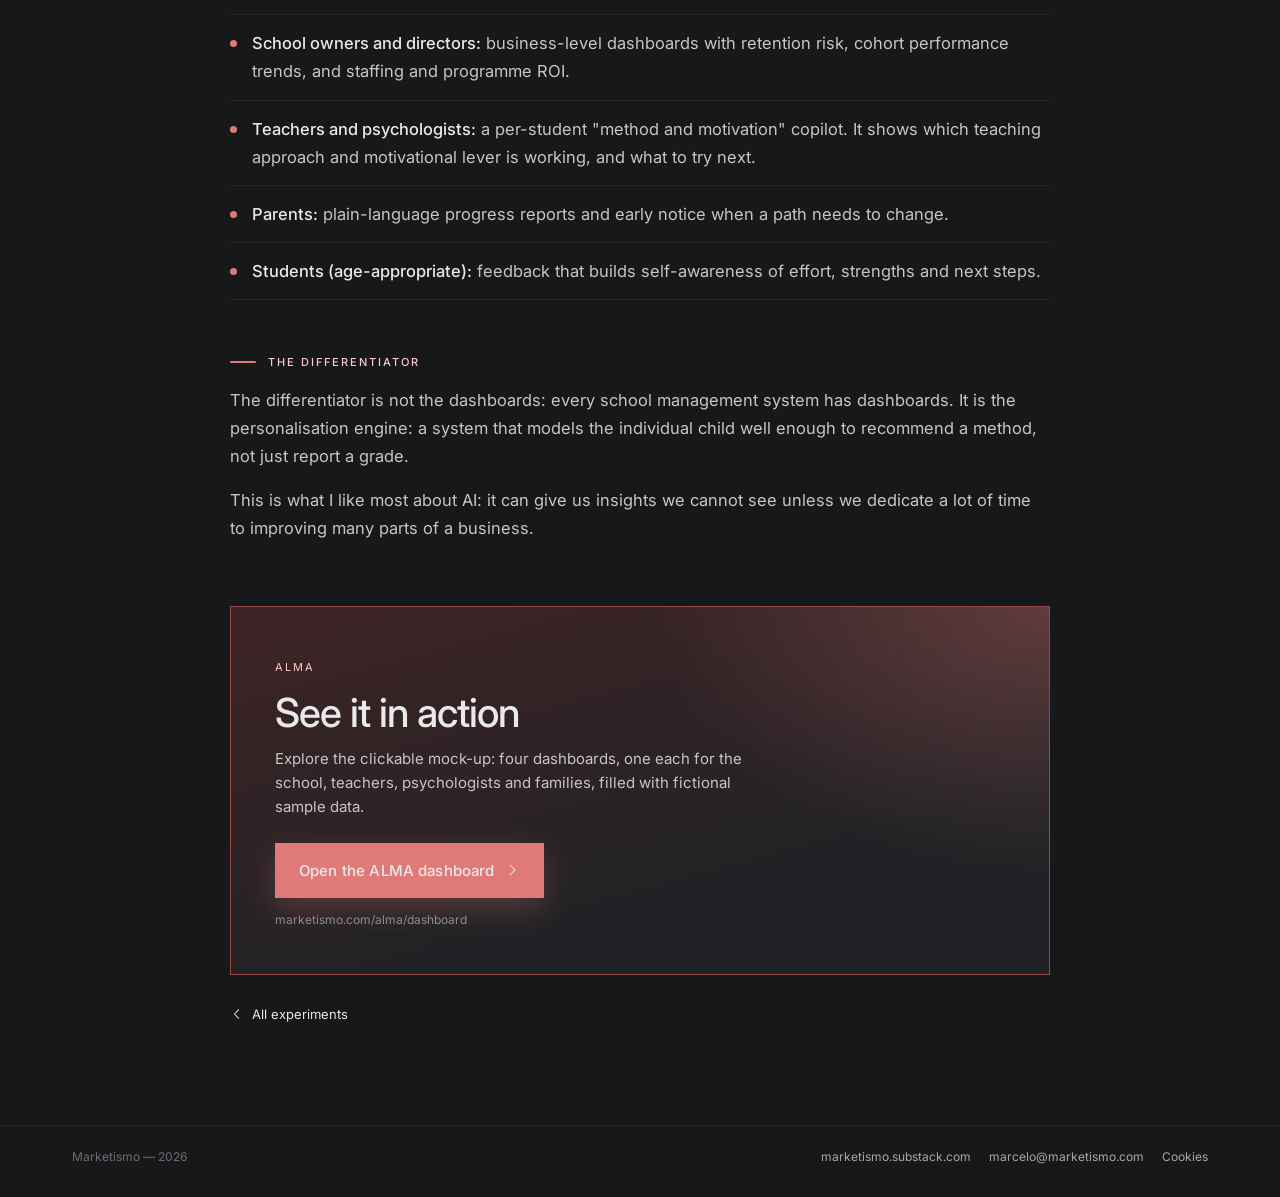
<file: alma/index.html>
<!DOCTYPE html>
<html lang="en">
<head>
<meta charset="utf-8">
<meta name="viewport" content="width=device-width, initial-scale=1">

<!-- Consent Mode v2 defaults - must run before GTM loads -->
<script>
  window.dataLayer = window.dataLayer || [];
  function gtag(){dataLayer.push(arguments);}
  gtag('consent', 'default', {
    'ad_storage': 'denied',
    'ad_user_data': 'denied',
    'ad_personalization': 'denied',
    'analytics_storage': 'denied',
    'functionality_storage': 'granted',
    'security_storage': 'granted',
    'wait_for_update': 500
  });
</script>

<!-- Google Tag Manager -->
<script>(function(w,d,s,l,i){w[l]=w[l]||[];w[l].push({'gtm.start':
new Date().getTime(),event:'gtm.js'});var f=d.getElementsByTagName(s)[0],
j=d.createElement(s),dl=l!='dataLayer'?'&l='+l:'';j.async=true;j.src=
'https://www.googletagmanager.com/gtm.js?id='+i+dl;f.parentNode.insertBefore(j,f);
})(window,document,'script','dataLayer','GTM-PH86G99C');</script>
<!-- End Google Tag Manager -->
<title>Experiment 4: ALMA, the school management system — Marketismo</title>
<meta name="description" content="ALMA adds AI agents on top of a school's grades, attendance and wellbeing data to give directors, teachers, parents and students personalised, actionable insight.">
<link rel="canonical" href="https://www.marketismo.com/alma/">
<link rel="icon" href="/favicon.ico" sizes="16x16 32x32 48x48">
<link rel="icon" type="image/png" sizes="192x192" href="/assets/icons/icon-192.png">
<link rel="apple-touch-icon" href="/apple-touch-icon.png">
<link rel="manifest" href="/site.webmanifest">
<meta name="theme-color" content="#e20203">

<meta property="og:type" content="article">
<meta property="og:site_name" content="Marketismo">
<meta property="og:title" content="Experiment 4: ALMA">
<meta property="og:description" content="A school platform that models each student well enough to recommend a method, not just report a grade.">
<meta property="og:url" content="https://www.marketismo.com/alma/">
<meta property="og:image" content="https://www.marketismo.com/assets/img/experiments/alma-og.jpg">
<meta property="og:image:width" content="1200">
<meta property="og:image:height" content="630">
<meta property="og:image:alt" content="ALMA: a poster-style graduation cap over an open book, in black, grey and red.">
<meta name="twitter:card" content="summary_large_image">

<link rel="preconnect" href="https://fonts.googleapis.com">
<link rel="preconnect" href="https://fonts.gstatic.com" crossorigin>
<link rel="stylesheet" href="https://fonts.googleapis.com/css2?family=Inter:wght@300;400;500;600&amp;display=swap">
<link rel="stylesheet" href="/assets/css/nocturne.css">
<link rel="stylesheet" href="/assets/css/site.css">
</head>
<body>
<!-- Google Tag Manager (noscript) -->
<noscript><iframe src="https://www.googletagmanager.com/ns.html?id=GTM-PH86G99C"
height="0" width="0" style="display:none;visibility:hidden"></iframe></noscript>
<!-- End Google Tag Manager (noscript) -->
<div class="page">

  <header class="site-header site-header--compact">
    <a class="logo-link" href="/" aria-label="Marketismo — home">
      <img src="/assets/img/marketismo-logo.png" alt="Marketismo">
    </a>
    <div class="logo-fade" aria-hidden="true"></div>
    <nav class="site-nav">
      <a href="/">Home</a>
      <a href="/#tiles">Experiments</a>
      <a href="/about/">About</a>
      <a href="https://marketismo.substack.com/" target="_blank" rel="noopener">Blog</a>
    </nav>
  </header>

  <main>
    <article class="article">

      <header class="article-head">
        <div class="eyebrow">
          <span class="eyebrow-mark"></span>
          <span class="eyebrow-text">Experiment 4</span>
        </div>
        <h1>This is <em>ALMA</em></h1>
        <p class="article-lead">A school management concept that helps teachers, school managers and parents with what matters to them most: students.</p>
        <a class="article-jump" href="/alma/dashboard/">Open the dashboard
          <svg width="14" height="14" viewBox="0 0 256 256" fill="currentColor" aria-hidden="true"><path d="m181.7 133.7-80 80a8 8 0 0 1-11.4-11.4L164.7 128 90.3 53.7a8 8 0 0 1 11.4-11.4l80 80a8 8 0 0 1 0 11.4Z"/></svg>
        </a>
      </header>

      <figure class="article-figure">
        <img src="/assets/img/experiments/alma.svg" width="1200" height="630"
             alt="A poster-style illustration of a graduation cap over an open book, with a red arrow rising through growing bars and AI sparkles, in black, grey and red.">
      </figure>

      <div class="article-body">

        <h2>The problem</h2>
        <p>The idea behind this concept is to help teachers, school managers and parents with what matters to them most: students. It addresses what parents look for nowadays: that their children are treated as individuals, so schools take their strengths and weaknesses into account and personalise parts of their teaching to boost their academic performance. In other words, to be ready for the future.</p>
        <p>Schools manage a large amount of data about their students. We just need to add some AI layers and a platform where all the stakeholders can get the insights they need to take action on students' performance.</p>

        <h2>How it works</h2>
        <p>ALMA sits on top of a school's existing operational data (grades, attendance, behaviour, and wellbeing or psychologist notes where available) and runs a set of specialised AI agents that turn that data into role-specific, actionable insight for four stakeholder groups:</p>
        <ul class="features">
          <li><strong>School owners and directors:</strong> business-level dashboards with retention risk, cohort performance trends, and staffing and programme ROI.</li>
          <li><strong>Teachers and psychologists:</strong> a per-student "method and motivation" copilot. It shows which teaching approach and motivational lever is working, and what to try next.</li>
          <li><strong>Parents:</strong> plain-language progress reports and early notice when a path needs to change.</li>
          <li><strong>Students (age-appropriate):</strong> feedback that builds self-awareness of effort, strengths and next steps.</li>
        </ul>

        <h2>The differentiator</h2>
        <p>The differentiator is not the dashboards: every school management system has dashboards. It is the personalisation engine: a system that models the individual child well enough to recommend a method, not just report a grade.</p>
        <p>This is what I like most about AI: it can give us insights we cannot see unless we dedicate a lot of time to improving many parts of a business.</p>

        <aside class="cta-panel" aria-labelledby="cta-title">
          <span class="cta-kicker">ALMA</span>
          <h2 class="cta-title" id="cta-title">See it in action</h2>
          <p>Explore the clickable mock-up: four dashboards, one each for the school, teachers, psychologists and families, filled with fictional sample data.</p>
          <a class="cta-button" href="/alma/dashboard/">Open the ALMA dashboard
            <svg width="16" height="16" viewBox="0 0 256 256" fill="currentColor" aria-hidden="true"><path d="m181.7 133.7-80 80a8 8 0 0 1-11.4-11.4L164.7 128 90.3 53.7a8 8 0 0 1 11.4-11.4l80 80a8 8 0 0 1 0 11.4Z"/></svg>
          </a>
          <span class="cta-url">marketismo.com/alma/dashboard</span>
        </aside>

        <a class="article-back" href="/#tiles">
          <svg width="14" height="14" viewBox="0 0 256 256" fill="currentColor" aria-hidden="true"><path d="M165.7 202.3a8 8 0 0 1-11.4 11.4l-80-80a8 8 0 0 1 0-11.4l80-80a8 8 0 0 1 11.4 11.4L91.3 128Z"/></svg>
          All experiments
        </a>
      </div>
    </article>
  </main>

  <footer class="site-footer">
    <span>Marketismo — 2026</span>
    <div class="footer-links">
      <a href="https://marketismo.substack.com/" target="_blank" rel="noopener">marketismo.substack.com</a>
      <a href="mailto:marcelo@marketismo.com">marcelo@marketismo.com</a>
      <button type="button" class="link-btn" id="mk-consent-reopen">Cookies</button>
    </div>
  </footer>
</div>
<!-- Cookie consent -->
<div class="consent" id="mk-consent" role="dialog" aria-modal="false" aria-labelledby="mk-consent-title" hidden>
  <div class="consent-inner">
    <div class="consent-copy">
      <h2 class="consent-title" id="mk-consent-title">Cookies</h2>
      <p>I use Google Analytics to see which notes people actually read. Nothing is stored until you say yes, and I don't sell or share anything.</p>
    </div>
    <div class="consent-actions">
      <button type="button" class="btn btn-secondary" data-consent="denied">Reject</button>
      <button type="button" class="btn btn-primary" data-consent="granted">Accept</button>
    </div>
  </div>
</div>
<script src="/assets/js/consent.js"></script>
</body>
</html>
</file>
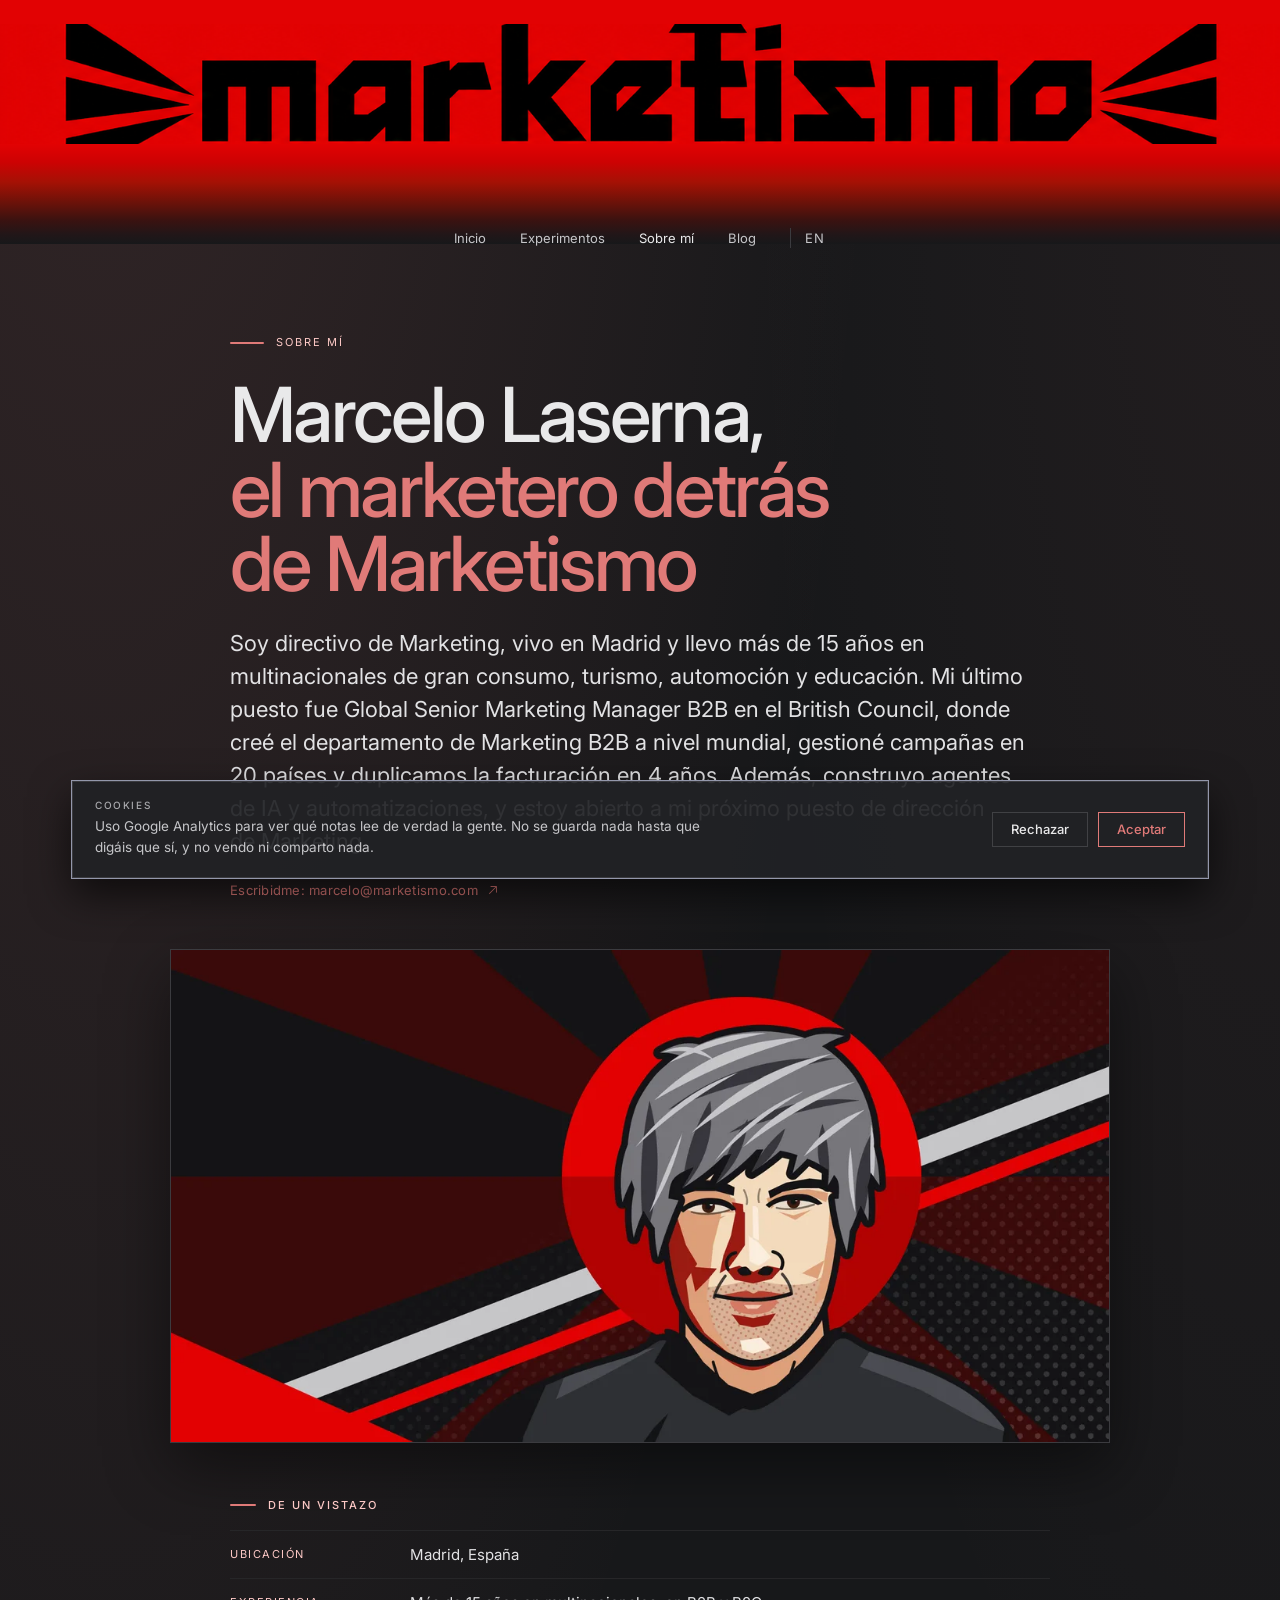
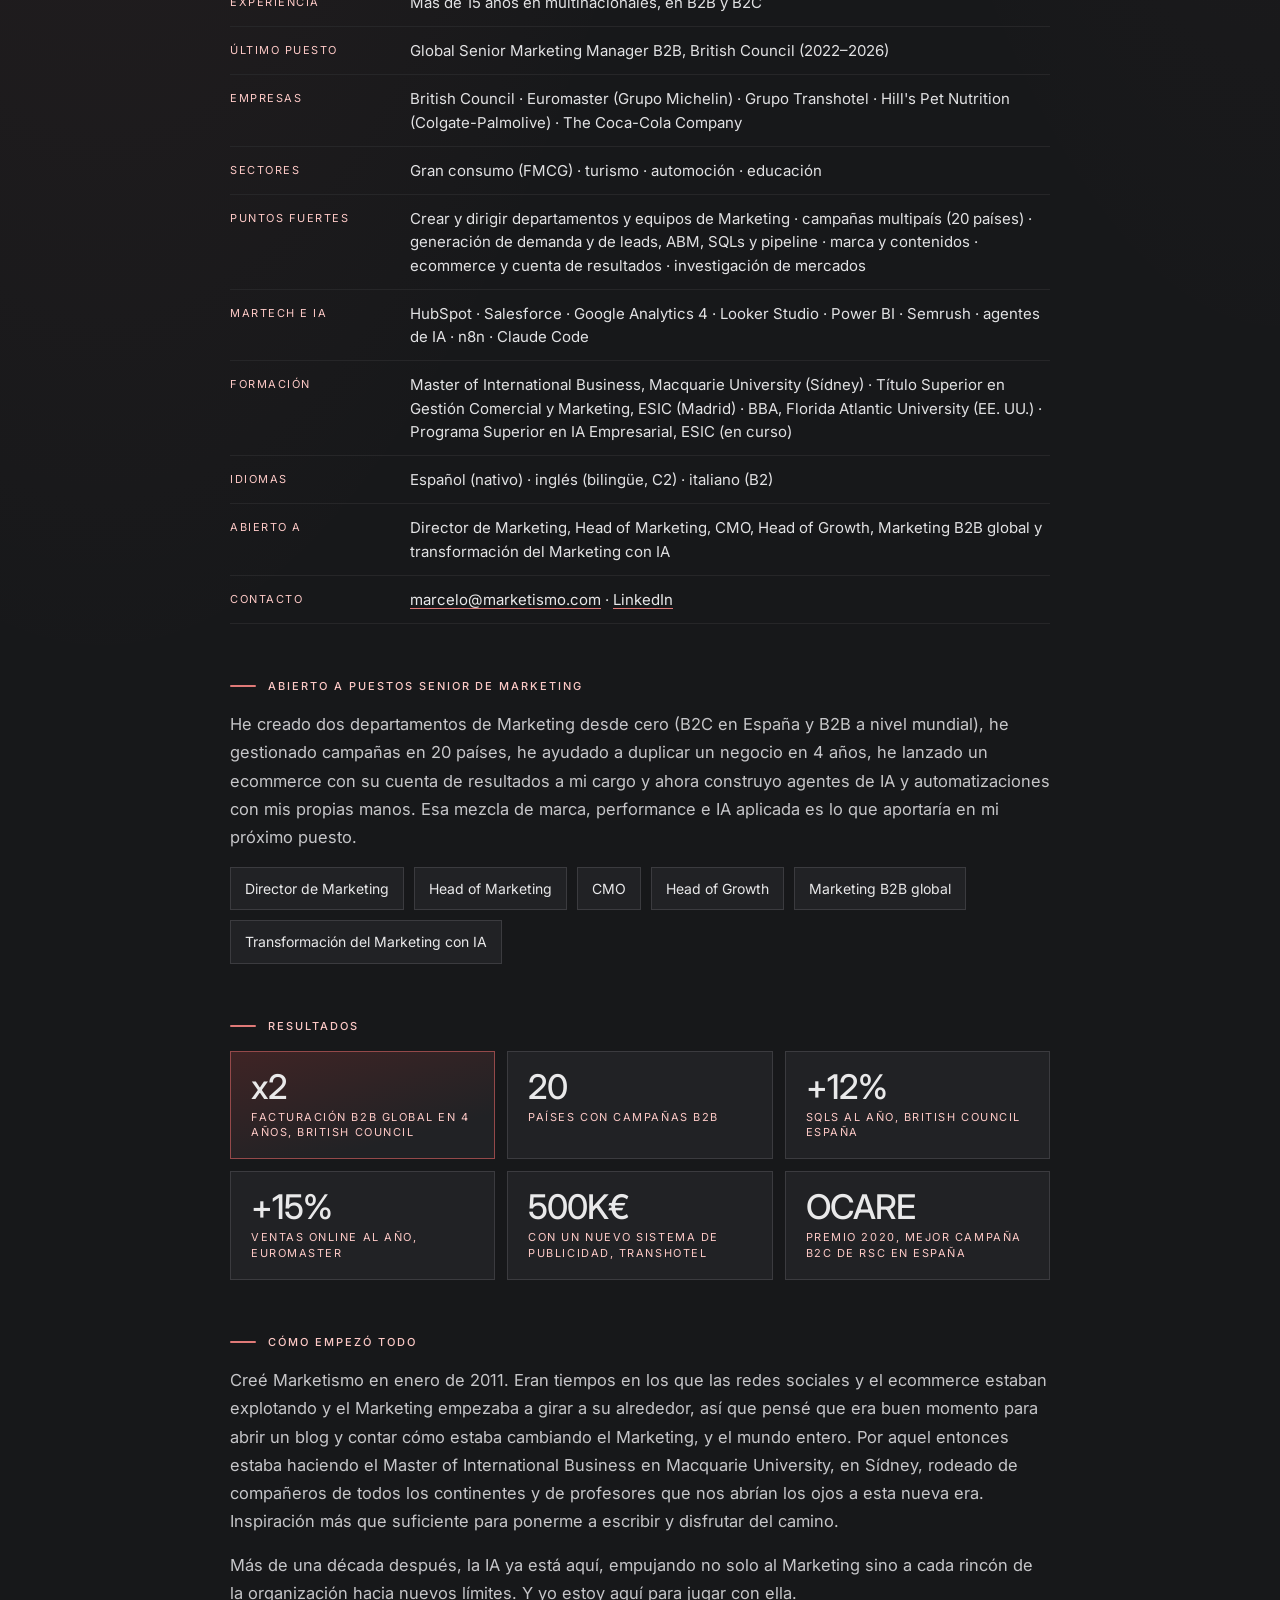
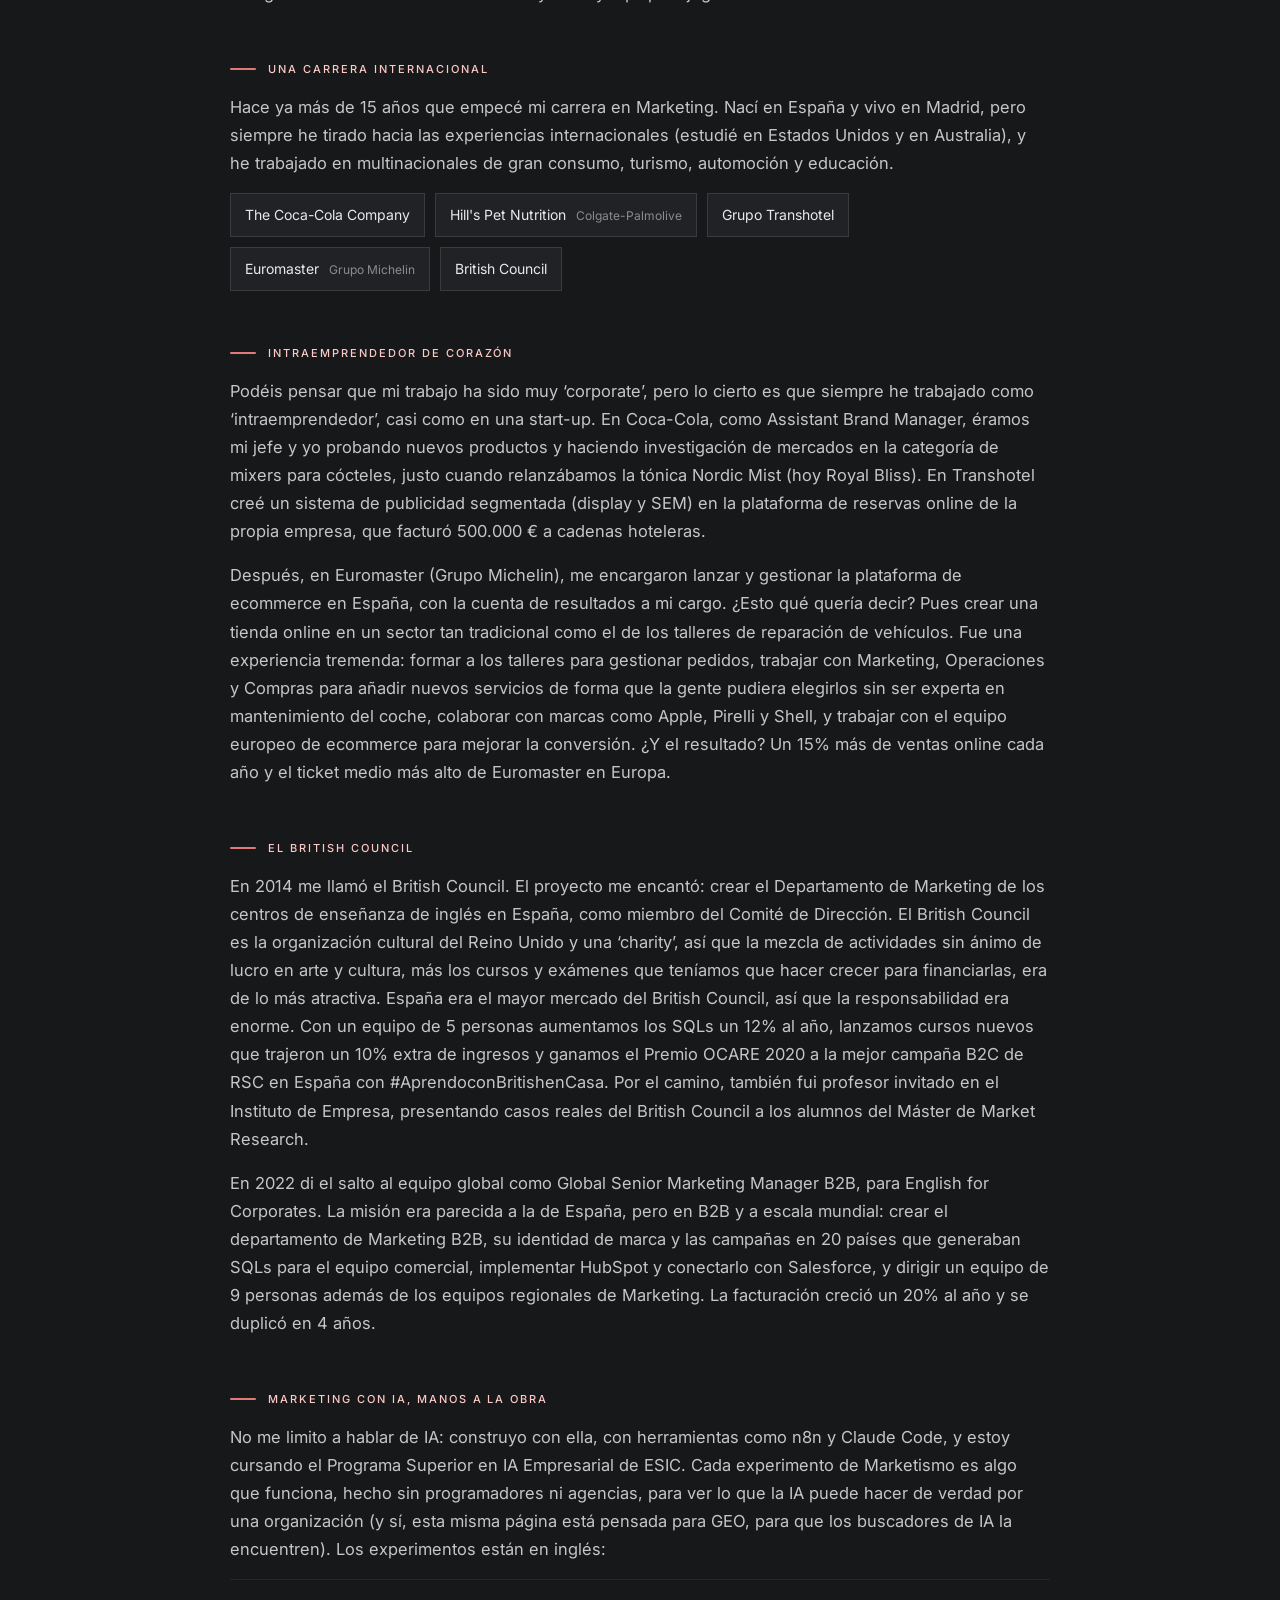
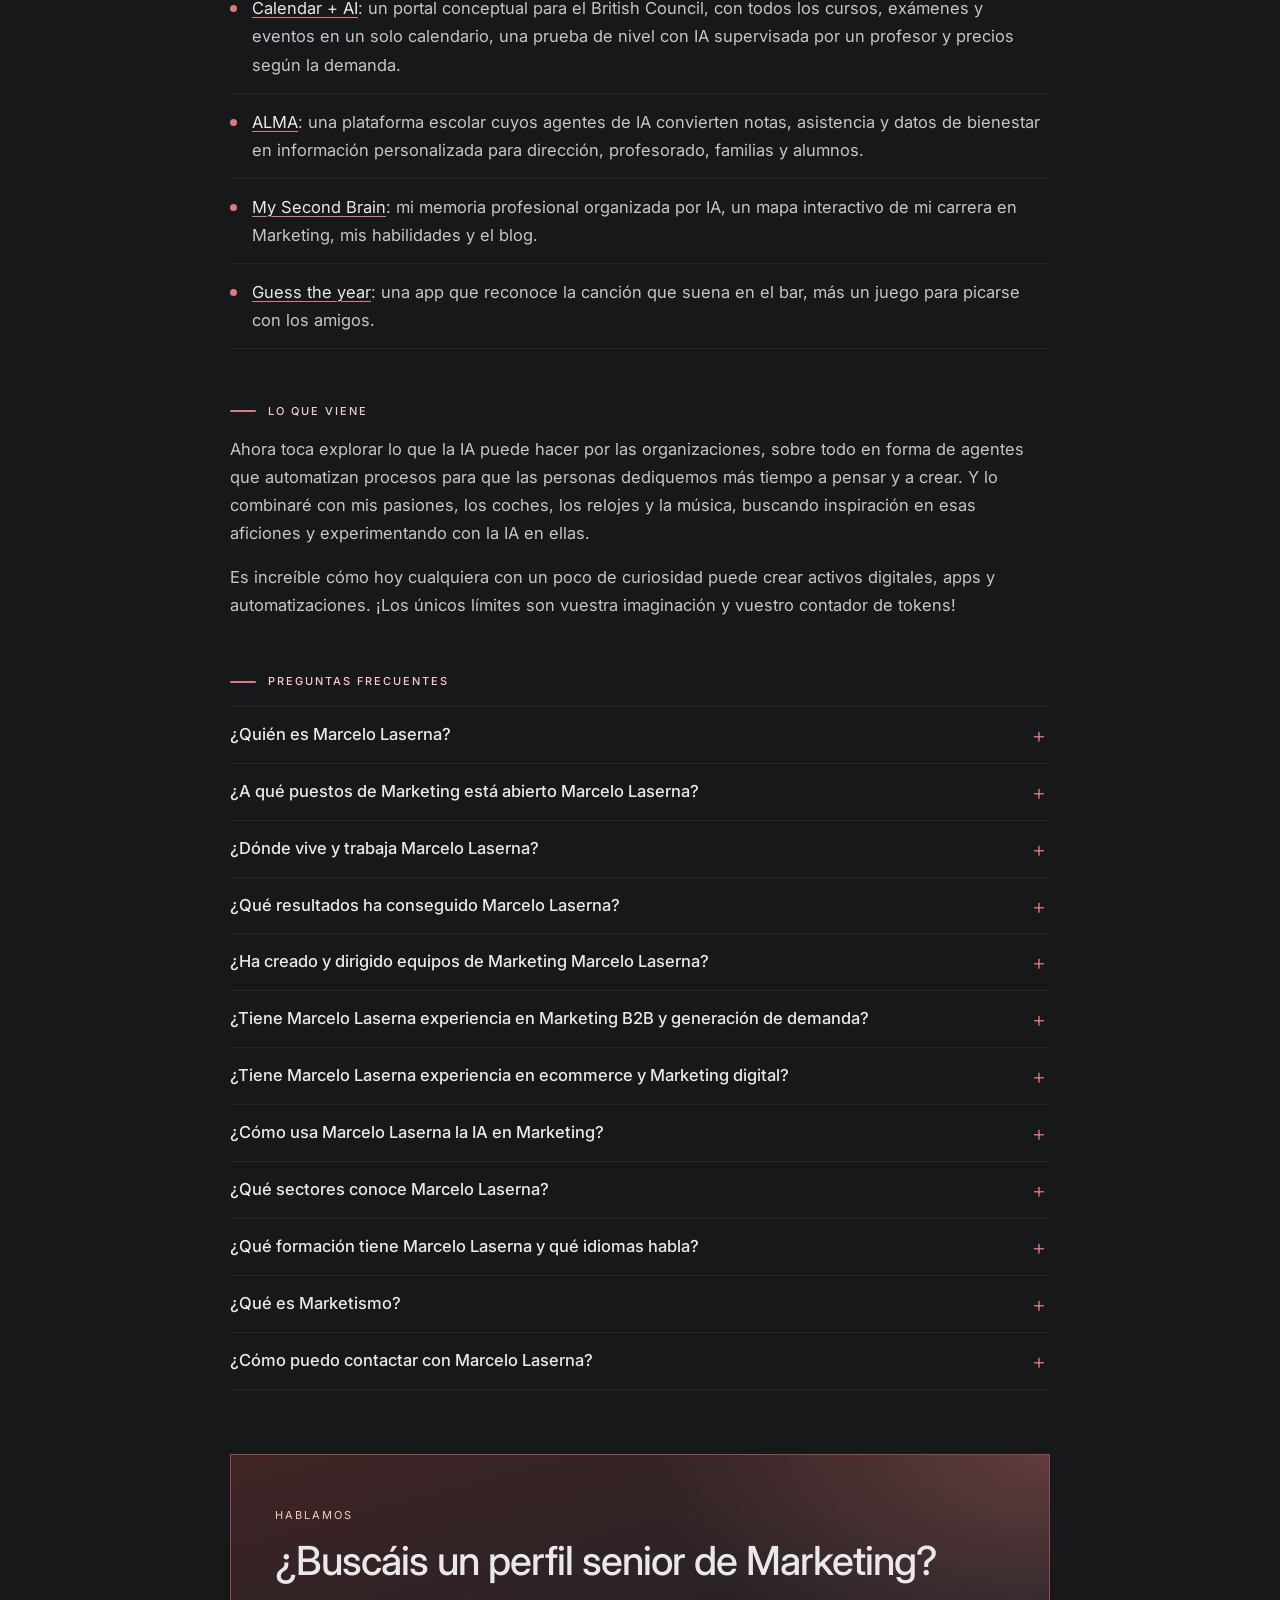
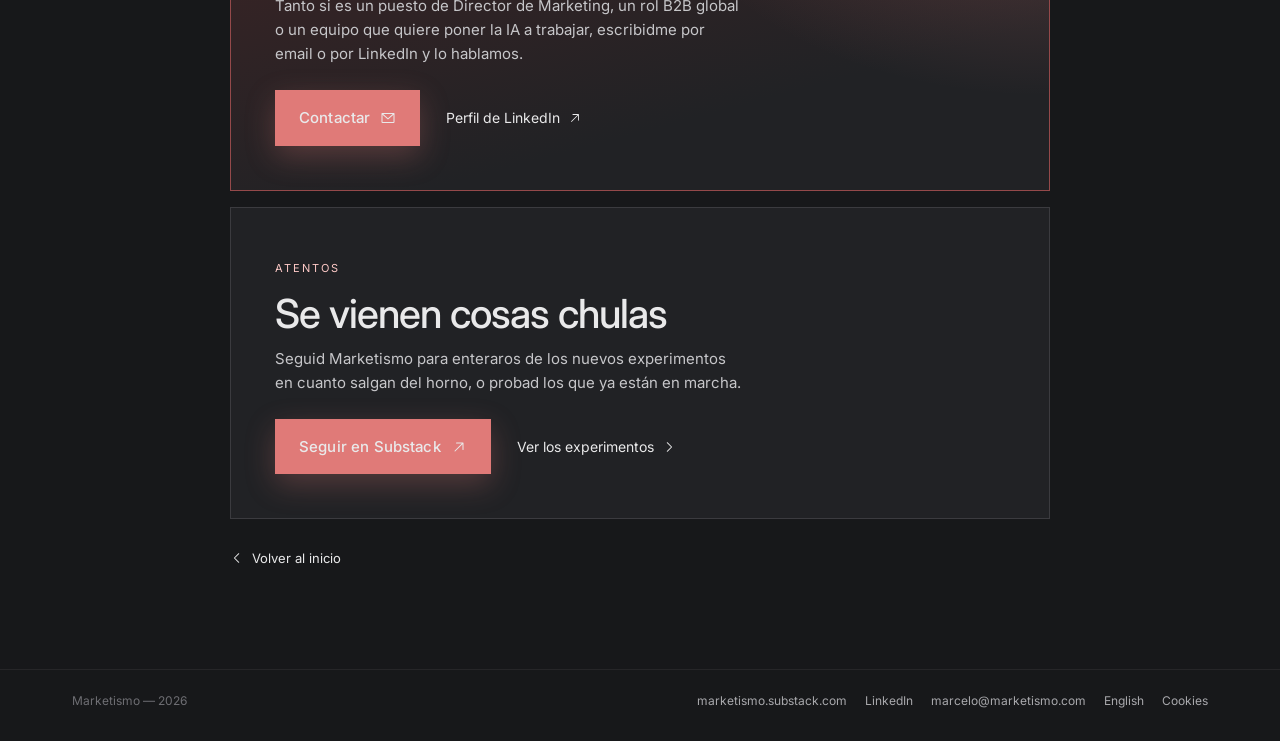
<file: es/sobre-mi/index.html>
<!DOCTYPE html>
<html lang="es">
<head>
<meta charset="utf-8">
<meta name="viewport" content="width=device-width, initial-scale=1">

<!-- Consent Mode v2 defaults - must run before GTM loads -->
<script>
  window.dataLayer = window.dataLayer || [];
  function gtag(){dataLayer.push(arguments);}
  gtag('consent', 'default', {
    'ad_storage': 'denied',
    'ad_user_data': 'denied',
    'ad_personalization': 'denied',
    'analytics_storage': 'denied',
    'functionality_storage': 'granted',
    'security_storage': 'granted',
    'wait_for_update': 500
  });
</script>

<!-- Google Tag Manager -->
<script>(function(w,d,s,l,i){w[l]=w[l]||[];w[l].push({'gtm.start':
new Date().getTime(),event:'gtm.js'});var f=d.getElementsByTagName(s)[0],
j=d.createElement(s),dl=l!='dataLayer'?'&l='+l:'';j.async=true;j.src=
'https://www.googletagmanager.com/gtm.js?id='+i+dl;f.parentNode.insertBefore(j,f);
})(window,document,'script','dataLayer','GTM-PH86G99C');</script>
<!-- End Google Tag Manager -->
<title>Marcelo Laserna: directivo de Marketing en Madrid, B2B, B2C, Growth e IA — Marketismo</title>
<meta name="description" content="Directivo de Marketing en Madrid, más de 15 años en British Council, Euromaster (Michelin) y Coca-Cola. B2B global, 20 países, ecommerce e IA. Abierto a nuevos retos.">
<meta name="author" content="Marcelo Laserna">
<meta name="robots" content="index, follow, max-snippet:-1, max-image-preview:large">
<link rel="canonical" href="https://www.marketismo.com/es/sobre-mi/">
<link rel="alternate" hreflang="en" href="https://www.marketismo.com/about/">
<link rel="alternate" hreflang="es" href="https://www.marketismo.com/es/sobre-mi/">
<link rel="alternate" hreflang="x-default" href="https://www.marketismo.com/about/">
<link rel="icon" href="/favicon.ico" sizes="16x16 32x32 48x48">
<link rel="icon" type="image/png" sizes="192x192" href="/assets/icons/icon-192.png">
<link rel="apple-touch-icon" href="/apple-touch-icon.png">
<link rel="manifest" href="/site.webmanifest">
<meta name="theme-color" content="#e20203">

<meta property="og:type" content="profile">
<meta property="og:site_name" content="Marketismo">
<meta property="og:locale" content="es_ES">
<meta property="og:locale:alternate" content="en_GB">
<meta property="og:title" content="Marcelo Laserna: directivo de Marketing, B2B, B2C, Growth e IA">
<meta property="og:description" content="Más de 15 años en British Council, Euromaster (Grupo Michelin) y Coca-Cola. Marketing B2B global, campañas en 20 países, ecommerce y agentes de IA. En Madrid y abierto a puestos de dirección de Marketing.">
<meta property="og:url" content="https://www.marketismo.com/es/sobre-mi/">
<meta property="og:image" content="https://www.marketismo.com/assets/img/about/about-og.jpg">
<meta property="og:image:width" content="1200">
<meta property="og:image:height" content="630">
<meta property="og:image:alt" content="Retrato ilustrado de Marcelo Laserna en estilo cartel de propaganda, delante de un sol rojo.">
<meta property="profile:first_name" content="Marcelo">
<meta property="profile:last_name" content="Laserna">
<meta name="twitter:card" content="summary_large_image">

<script type="application/ld+json">
{
  "@context": "https://schema.org",
  "@graph": [
    {
      "@type": "Person",
      "@id": "https://www.marketismo.com/#marcelo",
      "name": "Marcelo Laserna",
      "alternateName": "Marcelo Laserna Villarroya",
      "givenName": "Marcelo",
      "familyName": "Laserna Villarroya",
      "jobTitle": "Directivo de Marketing",
      "description": "Directivo de Marketing en Madrid con más de 15 años de experiencia en multinacionales de gran consumo, turismo, automoción y educación. Ha sido Global Senior Marketing Manager B2B en el British Council. Especialista en Marketing B2B y B2C, de marca y de performance (Growth Marketing), y en aplicar agentes de IA y automatización al Marketing. Fundador de Marketismo.",
      "url": "https://www.marketismo.com/es/sobre-mi/",
      "image": "https://www.marketismo.com/assets/img/about/about-og.jpg",
      "email": "mailto:marcelo@marketismo.com",
      "address": { "@type": "PostalAddress", "addressLocality": "Madrid", "addressCountry": "ES" },
      "birthPlace": { "@type": "Country", "name": "España" },
      "knowsLanguage": [
        { "@type": "Language", "name": "Español", "alternateName": "es" },
        { "@type": "Language", "name": "Inglés", "alternateName": "en" },
        { "@type": "Language", "name": "Italiano", "alternateName": "it" }
      ],
      "knowsAbout": [
        "Dirección de Marketing",
        "Estrategia de Marketing",
        "Go-to-Market",
        "Marketing internacional",
        "Campañas multipaís",
        "Marketing B2B",
        "Marketing B2C",
        "Growth Marketing",
        "Generación de demanda",
        "Generación de leads",
        "Account-Based Marketing",
        "Lead nurturing y lead scoring",
        "Alineación Marketing y Ventas",
        "Gestión de marca",
        "Gestión de producto",
        "Content Marketing",
        "Investigación de mercados",
        "Ecommerce",
        "Cuenta de resultados (P&L)",
        "Optimización de la conversión (CRO)",
        "SEO",
        "GEO (Generative Engine Optimization)",
        "Medios pagados",
        "Marketing Mix Modeling",
        "Automatización del Marketing",
        "HubSpot",
        "Salesforce",
        "Google Analytics 4",
        "Inteligencia artificial aplicada al Marketing",
        "Agentes de IA",
        "n8n",
        "Claude Code"
      ],
      "alumniOf": [
        { "@type": "Organization", "name": "British Council", "sameAs": "https://en.wikipedia.org/wiki/British_Council" },
        { "@type": "Organization", "name": "Euromaster", "parentOrganization": { "@type": "Organization", "name": "Michelin", "sameAs": "https://en.wikipedia.org/wiki/Michelin" } },
        { "@type": "Organization", "name": "Grupo Transhotel" },
        { "@type": "Organization", "name": "Hill's Pet Nutrition", "parentOrganization": { "@type": "Organization", "name": "Colgate-Palmolive", "sameAs": "https://en.wikipedia.org/wiki/Colgate-Palmolive" } },
        { "@type": "Organization", "name": "The Coca-Cola Company", "sameAs": "https://en.wikipedia.org/wiki/The_Coca-Cola_Company" },
        { "@type": "CollegeOrUniversity", "name": "Macquarie University", "sameAs": "https://en.wikipedia.org/wiki/Macquarie_University" },
        { "@type": "CollegeOrUniversity", "name": "ESIC Business & Marketing School" },
        { "@type": "CollegeOrUniversity", "name": "Florida Atlantic University", "sameAs": "https://en.wikipedia.org/wiki/Florida_Atlantic_University" }
      ],
      "hasCredential": [
        { "@type": "EducationalOccupationalCredential", "name": "Master of International Business", "credentialCategory": "degree", "recognizedBy": { "@type": "CollegeOrUniversity", "name": "Macquarie University" } },
        { "@type": "EducationalOccupationalCredential", "name": "Título Superior en Gestión Comercial y Marketing", "credentialCategory": "degree", "recognizedBy": { "@type": "CollegeOrUniversity", "name": "ESIC Business & Marketing School" } },
        { "@type": "EducationalOccupationalCredential", "name": "Bachelor of Business Administration, Major in Management", "credentialCategory": "degree", "recognizedBy": { "@type": "CollegeOrUniversity", "name": "Florida Atlantic University" } }
      ],
      "award": "Premio OCARE 2020 a la mejor campaña B2C de RSC en España (#AprendoconBritishenCasa, British Council)",
      "sameAs": [
        "https://www.linkedin.com/in/marcelolv/",
        "https://marketismo.substack.com/"
      ]
    },
    {
      "@type": "ProfilePage",
      "@id": "https://www.marketismo.com/es/sobre-mi/#page",
      "url": "https://www.marketismo.com/es/sobre-mi/",
      "name": "Marcelo Laserna: directivo de Marketing en Madrid, B2B, B2C, Growth e IA",
      "inLanguage": "es",
      "dateModified": "2026-11-11T12:00:00+01:00",
      "mainEntity": { "@id": "https://www.marketismo.com/#marcelo" },
      "isPartOf": { "@type": "WebSite", "name": "Marketismo", "url": "https://www.marketismo.com/" },
      "breadcrumb": {
        "@type": "BreadcrumbList",
        "itemListElement": [
          { "@type": "ListItem", "position": 1, "name": "Inicio", "item": "https://www.marketismo.com/" },
          { "@type": "ListItem", "position": 2, "name": "Sobre mí", "item": "https://www.marketismo.com/es/sobre-mi/" }
        ]
      }
    },
    {
      "@type": "FAQPage",
      "@id": "https://www.marketismo.com/es/sobre-mi/#faq",
      "inLanguage": "es",
      "mainEntity": [
        {
          "@type": "Question",
          "name": "¿Quién es Marcelo Laserna?",
          "acceptedAnswer": { "@type": "Answer", "text": "Marcelo Laserna (Marcelo Laserna Villarroya) es un directivo de Marketing afincado en Madrid, con más de 15 años de experiencia en multinacionales de gran consumo, turismo, automoción y educación. Su último puesto fue Global Senior Marketing Manager B2B en el British Council (de 2022 a 2026). Es el fundador de Marketismo y construye agentes de IA y automatizaciones para Marketing." }
        },
        {
          "@type": "Question",
          "name": "¿A qué puestos de Marketing está abierto Marcelo Laserna?",
          "acceptedAnswer": { "@type": "Answer", "text": "Está abierto a puestos senior de Marketing como Director de Marketing, Head of Marketing, CMO, Head of Growth o responsable de Marketing B2B global, y a puestos que llevan la IA al Marketing, como responsable de transformación o de automatización del Marketing. Empresas y headhunters pueden escribirle a marcelo@marketismo.com o por LinkedIn." }
        },
        {
          "@type": "Question",
          "name": "¿Dónde vive y trabaja Marcelo Laserna?",
          "acceptedAnswer": { "@type": "Answer", "text": "En Madrid. Su trabajo reciente ha sido global: en el British Council gestionó campañas B2B en 20 países y dirigió equipos regionales de Marketing. Además, estudió en Estados Unidos y en Australia." }
        },
        {
          "@type": "Question",
          "name": "¿Qué resultados ha conseguido Marcelo Laserna?",
          "acceptedAnswer": { "@type": "Answer", "text": "En el British Council, la facturación B2B global creció un 20% anual y se duplicó en 4 años, y en España consiguió un incremento de SQLs del 12% anual y nuevos cursos que trajeron un 10% extra de ingresos. En Euromaster (Grupo Michelin), las ventas online crecieron un 15% anual, con el ticket medio más alto de Euromaster en Europa. En Transhotel creó un sistema de publicidad que facturó 500.000 euros a cadenas hoteleras. Además, ganó el Premio OCARE 2020 a la mejor campaña B2C de RSC en España." }
        },
        {
          "@type": "Question",
          "name": "¿Ha creado y dirigido equipos de Marketing Marcelo Laserna?",
          "acceptedAnswer": { "@type": "Answer", "text": "Sí. Creó dos departamentos de Marketing en el British Council: el de Marketing B2C de los centros de enseñanza en España, donde dirigió un equipo de 5 personas y fue miembro del Comité de Dirección, y el de Marketing B2B a nivel mundial, donde dirigió un equipo de 9 personas y a los equipos regionales de Marketing en campañas locales y eventos." }
        },
        {
          "@type": "Question",
          "name": "¿Tiene Marcelo Laserna experiencia en Marketing B2B y generación de demanda?",
          "acceptedAnswer": { "@type": "Answer", "text": "Sí. Como Global Senior Marketing Manager B2B en el British Council creó la identidad de marca de los servicios de inglés B2B y gestionó campañas en 20 países que generaban SQLs para el equipo comercial. Implementó HubSpot para la automatización del Marketing, lo conectó con Salesforce y trabaja con Account-Based Marketing, lead nurturing, lead scoring y alineación entre Marketing y Ventas." }
        },
        {
          "@type": "Question",
          "name": "¿Tiene Marcelo Laserna experiencia en ecommerce y Marketing digital?",
          "acceptedAnswer": { "@type": "Answer", "text": "Sí. Como Spain eCommerce Manager en Euromaster (Grupo Michelin) lanzó y gestionó la plataforma de ecommerce y fue responsable de su cuenta de resultados: campañas de performance, catálogo, precios, promociones y nuevos servicios, trabajando con agencias de medios, SEO y contenidos y colaborando con marcas como Apple, Pirelli y Shell. Domina SEO, GEO, Google Ads, Meta Ads, LinkedIn Ads, programática, CRO y Google Analytics 4." }
        },
        {
          "@type": "Question",
          "name": "¿Cómo usa Marcelo Laserna la IA en Marketing?",
          "acceptedAnswer": { "@type": "Answer", "text": "Construye agentes de IA y automatizaciones con herramientas como n8n y Claude Code, para que los equipos dediquen menos tiempo a procesos repetitivos y más a pensar y a crear. En el British Council gestionó herramientas Martech e IA para la creación de contenidos y la monitorización de performance. Está cursando el Programa Superior en IA Empresarial de ESIC Business & Marketing School y publica en Marketismo experimentos de IA que funcionan." }
        },
        {
          "@type": "Question",
          "name": "¿Qué sectores conoce Marcelo Laserna?",
          "acceptedAnswer": { "@type": "Answer", "text": "Gran consumo (The Coca-Cola Company y Hill's Pet Nutrition, de Colgate-Palmolive), turismo (Grupo Transhotel), automoción (Euromaster, Grupo Michelin) y educación (British Council), tanto en B2C como en B2B." }
        },
        {
          "@type": "Question",
          "name": "¿Qué formación tiene Marcelo Laserna y qué idiomas habla?",
          "acceptedAnswer": { "@type": "Answer", "text": "Tiene un Master of International Business por Macquarie University (Sídney), el Título Superior en Gestión Comercial y Marketing de ESIC Business & Marketing School (Madrid) y un Bachelor of Business Administration por Florida Atlantic University (Estados Unidos). Fue profesor invitado en el Instituto de Empresa (IE Business School) en 2016, 2017 y 2018. Habla español (nativo), inglés (bilingüe, C2) e italiano (B2)." }
        },
        {
          "@type": "Question",
          "name": "¿Qué es Marketismo?",
          "acceptedAnswer": { "@type": "Answer", "text": "Marketismo es el blog y la web de proyectos de Marcelo Laserna. Nació en enero de 2011 para contar cómo las redes sociales y el ecommerce estaban cambiando el Marketing, y hoy publica los experimentos de IA que Marcelo construye, además de artículos más largos en Substack." }
        },
        {
          "@type": "Question",
          "name": "¿Cómo puedo contactar con Marcelo Laserna?",
          "acceptedAnswer": { "@type": "Answer", "text": "Por email, en marcelo@marketismo.com, o por LinkedIn, en linkedin.com/in/marcelolv." }
        }
      ]
    }
  ]
}
</script>

<link rel="preconnect" href="https://fonts.googleapis.com">
<link rel="preconnect" href="https://fonts.gstatic.com" crossorigin>
<link rel="stylesheet" href="https://fonts.googleapis.com/css2?family=Inter:wght@300;400;500;600&amp;display=swap">
<link rel="stylesheet" href="/assets/css/nocturne.css">
<link rel="stylesheet" href="/assets/css/site.css">
</head>
<body>
<!-- Google Tag Manager (noscript) -->
<noscript><iframe src="https://www.googletagmanager.com/ns.html?id=GTM-PH86G99C"
height="0" width="0" style="display:none;visibility:hidden"></iframe></noscript>
<!-- End Google Tag Manager (noscript) -->
<div class="page">

  <header class="site-header site-header--compact">
    <a class="logo-link" href="/" aria-label="Marketismo — inicio">
      <img src="/assets/img/marketismo-logo.png" alt="Marketismo">
    </a>
    <div class="logo-fade" aria-hidden="true"></div>
    <nav class="site-nav">
      <a href="/">Inicio</a>
      <a href="/#tiles">Experimentos</a>
      <a href="/es/sobre-mi/" aria-current="page">Sobre mí</a>
      <a href="https://marketismo.substack.com/" target="_blank" rel="noopener">Blog</a>
      <a class="lang-switch" href="/about/" hreflang="en" lang="en" aria-label="Read in English">EN</a>
    </nav>
  </header>

  <main>
    <article class="article">

      <header class="article-head">
        <div class="eyebrow">
          <span class="eyebrow-mark"></span>
          <span class="eyebrow-text">Sobre mí</span>
        </div>
        <h1>Marcelo Laserna, <em>el marketero detrás de Marketismo</em></h1>
        <p class="article-lead">Soy directivo de Marketing, vivo en Madrid y llevo más de 15 años en multinacionales de gran consumo, turismo, automoción y educación. Mi último puesto fue Global Senior Marketing Manager B2B en el British Council, donde creé el departamento de Marketing B2B a nivel mundial, gestioné campañas en 20 países y duplicamos la facturación en 4 años. Además, construyo agentes de IA y automatizaciones, y estoy abierto a mi próximo puesto de dirección de Marketing.</p>
        <a class="article-jump" href="mailto:marcelo@marketismo.com">Escribidme: marcelo@marketismo.com
          <svg width="14" height="14" viewBox="0 0 256 256" fill="currentColor" aria-hidden="true"><path d="M200 64v104a8 8 0 0 1-16 0V83.3L69.7 197.7a8 8 0 0 1-11.4-11.4L172.7 72H88a8 8 0 0 1 0-16h104a8 8 0 0 1 8 8Z"/></svg>
        </a>
      </header>

      <figure class="article-figure">
        <img src="/assets/img/about/about-1200.webp"
             srcset="/assets/img/about/about-1200.webp 1200w, /assets/img/about/about-2400.webp 2400w"
             sizes="(max-width: 900px) 100vw, 900px"
             width="1200" height="630"
             alt="Retrato ilustrado de Marcelo Laserna en estilo cartel de propaganda, con el pelo gris y sombras rojo oscuro, delante de un sol rojo con rayos.">
      </figure>

      <div class="article-body">

        <h2 id="de-un-vistazo">De un vistazo</h2>
        <dl class="glance">
          <dt>Ubicación</dt>
          <dd>Madrid, España</dd>
          <dt>Experiencia</dt>
          <dd>Más de 15 años en multinacionales, en B2B y B2C</dd>
          <dt>Último puesto</dt>
          <dd>Global Senior Marketing Manager B2B, British Council (2022–2026)</dd>
          <dt>Empresas</dt>
          <dd>British Council · Euromaster (Grupo Michelin) · Grupo Transhotel · Hill's Pet Nutrition (Colgate-Palmolive) · The Coca-Cola Company</dd>
          <dt>Sectores</dt>
          <dd>Gran consumo (FMCG) · turismo · automoción · educación</dd>
          <dt>Puntos fuertes</dt>
          <dd>Crear y dirigir departamentos y equipos de Marketing · campañas multipaís (20 países) · generación de demanda y de leads, ABM, SQLs y pipeline · marca y contenidos · ecommerce y cuenta de resultados · investigación de mercados</dd>
          <dt>Martech e IA</dt>
          <dd>HubSpot · Salesforce · Google Analytics 4 · Looker Studio · Power BI · Semrush · agentes de IA · n8n · Claude Code</dd>
          <dt>Formación</dt>
          <dd>Master of International Business, Macquarie University (Sídney) · Título Superior en Gestión Comercial y Marketing, ESIC (Madrid) · BBA, Florida Atlantic University (EE. UU.) · Programa Superior en IA Empresarial, ESIC (en curso)</dd>
          <dt>Idiomas</dt>
          <dd>Español (nativo) · inglés (bilingüe, C2) · italiano (B2)</dd>
          <dt>Abierto a</dt>
          <dd>Director de Marketing, Head of Marketing, CMO, Head of Growth, Marketing B2B global y transformación del Marketing con IA</dd>
          <dt>Contacto</dt>
          <dd><a href="mailto:marcelo@marketismo.com">marcelo@marketismo.com</a> · <a href="https://www.linkedin.com/in/marcelolv/" target="_blank" rel="noopener me">LinkedIn</a></dd>
        </dl>

        <h2 id="abierto-a-puestos">Abierto a puestos senior de Marketing</h2>
        <p>He creado dos departamentos de Marketing desde cero (B2C en España y B2B a nivel mundial), he gestionado campañas en 20 países, he ayudado a duplicar un negocio en 4 años, he lanzado un ecommerce con su cuenta de resultados a mi cargo y ahora construyo agentes de IA y automatizaciones con mis propias manos. Esa mezcla de marca, performance e IA aplicada es lo que aportaría en mi próximo puesto.</p>
        <ul class="career" aria-label="Puestos a los que estoy abierto">
          <li>Director de Marketing</li>
          <li>Head of Marketing</li>
          <li>CMO</li>
          <li>Head of Growth</li>
          <li>Marketing B2B global</li>
          <li>Transformación del Marketing con IA</li>
        </ul>

        <h2 id="resultados">Resultados</h2>
        <ul class="facts">
          <li><span class="facts-value">x2</span><span class="facts-label">Facturación B2B global en 4 años, British Council</span></li>
          <li><span class="facts-value">20</span><span class="facts-label">Países con campañas B2B</span></li>
          <li><span class="facts-value">+12%</span><span class="facts-label">SQLs al año, British Council España</span></li>
          <li><span class="facts-value">+15%</span><span class="facts-label">Ventas online al año, Euromaster</span></li>
          <li><span class="facts-value">500K€</span><span class="facts-label">Con un nuevo sistema de publicidad, Transhotel</span></li>
          <li><span class="facts-value">OCARE</span><span class="facts-label">Premio 2020, mejor campaña B2C de RSC en España</span></li>
        </ul>

        <h2>Cómo empezó todo</h2>
        <p>Creé Marketismo en enero de 2011. Eran tiempos en los que las redes sociales y el ecommerce estaban explotando y el Marketing empezaba a girar a su alrededor, así que pensé que era buen momento para abrir un blog y contar cómo estaba cambiando el Marketing, y el mundo entero. Por aquel entonces estaba haciendo el Master of International Business en Macquarie University, en Sídney, rodeado de compañeros de todos los continentes y de profesores que nos abrían los ojos a esta nueva era. Inspiración más que suficiente para ponerme a escribir y disfrutar del camino.</p>
        <p>Más de una década después, la IA ya está aquí, empujando no solo al Marketing sino a cada rincón de la organización hacia nuevos límites. Y yo estoy aquí para jugar con ella.</p>

        <h2>Una carrera internacional</h2>
        <p>Hace ya más de 15 años que empecé mi carrera en Marketing. Nací en España y vivo en Madrid, pero siempre he tirado hacia las experiencias internacionales (estudié en Estados Unidos y en Australia), y he trabajado en multinacionales de gran consumo, turismo, automoción y educación.</p>
        <ul class="career" aria-label="Empresas">
          <li>The Coca-Cola Company</li>
          <li>Hill's Pet Nutrition <span>Colgate-Palmolive</span></li>
          <li>Grupo Transhotel</li>
          <li>Euromaster <span>Grupo Michelin</span></li>
          <li>British Council</li>
        </ul>

        <h2>Intraemprendedor de corazón</h2>
        <p>Podéis pensar que mi trabajo ha sido muy ‘corporate’, pero lo cierto es que siempre he trabajado como ‘intraemprendedor’, casi como en una start-up. En Coca-Cola, como Assistant Brand Manager, éramos mi jefe y yo probando nuevos productos y haciendo investigación de mercados en la categoría de mixers para cócteles, justo cuando relanzábamos la tónica Nordic Mist (hoy Royal Bliss). En Transhotel creé un sistema de publicidad segmentada (display y SEM) en la plataforma de reservas online de la propia empresa, que facturó 500.000 € a cadenas hoteleras.</p>
        <p>Después, en Euromaster (Grupo Michelin), me encargaron lanzar y gestionar la plataforma de ecommerce en España, con la cuenta de resultados a mi cargo. ¿Esto qué quería decir? Pues crear una tienda online en un sector tan tradicional como el de los talleres de reparación de vehículos. Fue una experiencia tremenda: formar a los talleres para gestionar pedidos, trabajar con Marketing, Operaciones y Compras para añadir nuevos servicios de forma que la gente pudiera elegirlos sin ser experta en mantenimiento del coche, colaborar con marcas como Apple, Pirelli y Shell, y trabajar con el equipo europeo de ecommerce para mejorar la conversión. ¿Y el resultado? Un 15% más de ventas online cada año y el ticket medio más alto de Euromaster en Europa.</p>

        <h2>El British Council</h2>
        <p>En 2014 me llamó el British Council. El proyecto me encantó: crear el Departamento de Marketing de los centros de enseñanza de inglés en España, como miembro del Comité de Dirección. El British Council es la organización cultural del Reino Unido y una ‘charity’, así que la mezcla de actividades sin ánimo de lucro en arte y cultura, más los cursos y exámenes que teníamos que hacer crecer para financiarlas, era de lo más atractiva. España era el mayor mercado del British Council, así que la responsabilidad era enorme. Con un equipo de 5 personas aumentamos los SQLs un 12% al año, lanzamos cursos nuevos que trajeron un 10% extra de ingresos y ganamos el Premio OCARE 2020 a la mejor campaña B2C de RSC en España con #AprendoconBritishenCasa. Por el camino, también fui profesor invitado en el Instituto de Empresa, presentando casos reales del British Council a los alumnos del Máster de Market Research.</p>
        <p>En 2022 di el salto al equipo global como Global Senior Marketing Manager B2B, para English for Corporates. La misión era parecida a la de España, pero en B2B y a escala mundial: crear el departamento de Marketing B2B, su identidad de marca y las campañas en 20 países que generaban SQLs para el equipo comercial, implementar HubSpot y conectarlo con Salesforce, y dirigir un equipo de 9 personas además de los equipos regionales de Marketing. La facturación creció un 20% al año y se duplicó en 4 años.</p>

        <h2 id="ia">Marketing con IA, manos a la obra</h2>
        <p>No me limito a hablar de IA: construyo con ella, con herramientas como n8n y Claude Code, y estoy cursando el Programa Superior en IA Empresarial de ESIC. Cada experimento de Marketismo es algo que funciona, hecho sin programadores ni agencias, para ver lo que la IA puede hacer de verdad por una organización (y sí, esta misma página está pensada para GEO, para que los buscadores de IA la encuentren). Los experimentos están en inglés:</p>
        <ul class="features">
          <li><a href="/experiments/calendar-ai/" hreflang="en">Calendar + AI</a>: un portal conceptual para el British Council, con todos los cursos, exámenes y eventos en un solo calendario, una prueba de nivel con IA supervisada por un profesor y precios según la demanda.</li>
          <li><a href="/alma/" hreflang="en">ALMA</a>: una plataforma escolar cuyos agentes de IA convierten notas, asistencia y datos de bienestar en información personalizada para dirección, profesorado, familias y alumnos.</li>
          <li><a href="/second-brain/" hreflang="en">My Second Brain</a>: mi memoria profesional organizada por IA, un mapa interactivo de mi carrera en Marketing, mis habilidades y el blog.</li>
          <li><a href="/experiments/guess-the-year/" hreflang="en">Guess the year</a>: una app que reconoce la canción que suena en el bar, más un juego para picarse con los amigos.</li>
        </ul>

        <h2>Lo que viene</h2>
        <p>Ahora toca explorar lo que la IA puede hacer por las organizaciones, sobre todo en forma de agentes que automatizan procesos para que las personas dediquemos más tiempo a pensar y a crear. Y lo combinaré con mis pasiones, los coches, los relojes y la música, buscando inspiración en esas aficiones y experimentando con la IA en ellas.</p>
        <p>Es increíble cómo hoy cualquiera con un poco de curiosidad puede crear activos digitales, apps y automatizaciones. ¡Los únicos límites son vuestra imaginación y vuestro contador de tokens!</p>

        <h2 id="preguntas-frecuentes">Preguntas frecuentes</h2>
        <div class="faq">
          <details>
            <summary>¿Quién es Marcelo Laserna?</summary>
            <p>Marcelo Laserna (Marcelo Laserna Villarroya) es un directivo de Marketing afincado en Madrid, con más de 15 años de experiencia en multinacionales de gran consumo, turismo, automoción y educación. Su último puesto fue Global Senior Marketing Manager B2B en el British Council (de 2022 a 2026). Es el fundador de Marketismo y construye agentes de IA y automatizaciones para Marketing.</p>
          </details>
          <details>
            <summary>¿A qué puestos de Marketing está abierto Marcelo Laserna?</summary>
            <p>Está abierto a puestos senior de Marketing como Director de Marketing, Head of Marketing, CMO, Head of Growth o responsable de Marketing B2B global, y a puestos que llevan la IA al Marketing, como responsable de transformación o de automatización del Marketing. Empresas y headhunters pueden escribirle a <a href="mailto:marcelo@marketismo.com">marcelo@marketismo.com</a> o por <a href="https://www.linkedin.com/in/marcelolv/" target="_blank" rel="noopener">LinkedIn</a>.</p>
          </details>
          <details>
            <summary>¿Dónde vive y trabaja Marcelo Laserna?</summary>
            <p>En Madrid. Su trabajo reciente ha sido global: en el British Council gestionó campañas B2B en 20 países y dirigió equipos regionales de Marketing. Además, estudió en Estados Unidos y en Australia.</p>
          </details>
          <details>
            <summary>¿Qué resultados ha conseguido Marcelo Laserna?</summary>
            <p>En el British Council, la facturación B2B global creció un 20% anual y se duplicó en 4 años, y en España consiguió un incremento de SQLs del 12% anual y nuevos cursos que trajeron un 10% extra de ingresos. En Euromaster (Grupo Michelin), las ventas online crecieron un 15% anual, con el ticket medio más alto de Euromaster en Europa. En Transhotel creó un sistema de publicidad que facturó 500.000 euros a cadenas hoteleras. Además, ganó el Premio OCARE 2020 a la mejor campaña B2C de RSC en España.</p>
          </details>
          <details>
            <summary>¿Ha creado y dirigido equipos de Marketing Marcelo Laserna?</summary>
            <p>Sí. Creó dos departamentos de Marketing en el British Council: el de Marketing B2C de los centros de enseñanza en España, donde dirigió un equipo de 5 personas y fue miembro del Comité de Dirección, y el de Marketing B2B a nivel mundial, donde dirigió un equipo de 9 personas y a los equipos regionales de Marketing en campañas locales y eventos.</p>
          </details>
          <details>
            <summary>¿Tiene Marcelo Laserna experiencia en Marketing B2B y generación de demanda?</summary>
            <p>Sí. Como Global Senior Marketing Manager B2B en el British Council creó la identidad de marca de los servicios de inglés B2B y gestionó campañas en 20 países que generaban SQLs para el equipo comercial. Implementó HubSpot para la automatización del Marketing, lo conectó con Salesforce y trabaja con Account-Based Marketing, lead nurturing, lead scoring y alineación entre Marketing y Ventas.</p>
          </details>
          <details>
            <summary>¿Tiene Marcelo Laserna experiencia en ecommerce y Marketing digital?</summary>
            <p>Sí. Como Spain eCommerce Manager en Euromaster (Grupo Michelin) lanzó y gestionó la plataforma de ecommerce y fue responsable de su cuenta de resultados: campañas de performance, catálogo, precios, promociones y nuevos servicios, trabajando con agencias de medios, SEO y contenidos y colaborando con marcas como Apple, Pirelli y Shell. Domina SEO, GEO, Google Ads, Meta Ads, LinkedIn Ads, programática, CRO y Google Analytics 4.</p>
          </details>
          <details>
            <summary>¿Cómo usa Marcelo Laserna la IA en Marketing?</summary>
            <p>Construye agentes de IA y automatizaciones con herramientas como n8n y Claude Code, para que los equipos dediquen menos tiempo a procesos repetitivos y más a pensar y a crear. En el British Council gestionó herramientas Martech e IA para la creación de contenidos y la monitorización de performance. Está cursando el Programa Superior en IA Empresarial de ESIC Business &amp; Marketing School y publica en Marketismo experimentos de IA que funcionan.</p>
          </details>
          <details>
            <summary>¿Qué sectores conoce Marcelo Laserna?</summary>
            <p>Gran consumo (The Coca-Cola Company y Hill's Pet Nutrition, de Colgate-Palmolive), turismo (Grupo Transhotel), automoción (Euromaster, Grupo Michelin) y educación (British Council), tanto en B2C como en B2B.</p>
          </details>
          <details>
            <summary>¿Qué formación tiene Marcelo Laserna y qué idiomas habla?</summary>
            <p>Tiene un Master of International Business por Macquarie University (Sídney), el Título Superior en Gestión Comercial y Marketing de ESIC Business &amp; Marketing School (Madrid) y un Bachelor of Business Administration por Florida Atlantic University (Estados Unidos). Fue profesor invitado en el Instituto de Empresa (IE Business School) en 2016, 2017 y 2018. Habla español (nativo), inglés (bilingüe, C2) e italiano (B2).</p>
          </details>
          <details>
            <summary>¿Qué es Marketismo?</summary>
            <p>Marketismo es el blog y la web de proyectos de Marcelo Laserna. Nació en enero de 2011 para contar cómo las redes sociales y el ecommerce estaban cambiando el Marketing, y hoy publica los experimentos de IA que Marcelo construye, además de artículos más largos en Substack.</p>
          </details>
          <details>
            <summary>¿Cómo puedo contactar con Marcelo Laserna?</summary>
            <p>Por email, en <a href="mailto:marcelo@marketismo.com">marcelo@marketismo.com</a>, o por LinkedIn, en <a href="https://www.linkedin.com/in/marcelolv/" target="_blank" rel="noopener">linkedin.com/in/marcelolv</a>.</p>
          </details>
        </div>

        <aside class="cta-panel" aria-labelledby="contact-title">
          <span class="cta-kicker">Hablamos</span>
          <h2 class="cta-title" id="contact-title">¿Buscáis un perfil senior de Marketing?</h2>
          <p>Tanto si es un puesto de Director de Marketing, un rol B2B global o un equipo que quiere poner la IA a trabajar, escribidme por email o por LinkedIn y lo hablamos.</p>
          <div class="cta-actions">
            <a class="cta-button cta-button--mail" href="mailto:marcelo@marketismo.com">Contactar
              <svg width="16" height="16" viewBox="0 0 256 256" fill="currentColor" aria-hidden="true"><path d="M224 48H32a8 8 0 0 0-8 8v136a16 16 0 0 0 16 16h176a16 16 0 0 0 16-16V56a8 8 0 0 0-8-8Zm-20.57 16L128 133.15 52.57 64ZM216 192H40V74.19l82.59 75.71a8 8 0 0 0 10.82 0L216 74.19V192Z"/></svg>
            </a>
            <a class="cta-secondary" href="https://www.linkedin.com/in/marcelolv/" target="_blank" rel="noopener me">Perfil de LinkedIn
              <svg width="14" height="14" viewBox="0 0 256 256" fill="currentColor" aria-hidden="true"><path d="M200 64v104a8 8 0 0 1-16 0V83.3L69.7 197.7a8 8 0 0 1-11.4-11.4L172.7 72H88a8 8 0 0 1 0-16h104a8 8 0 0 1 8 8Z"/></svg>
            </a>
          </div>
        </aside>

        <aside class="cta-panel cta-panel--contact" aria-labelledby="cta-title">
          <span class="cta-kicker">Atentos</span>
          <h2 class="cta-title" id="cta-title">Se vienen cosas chulas</h2>
          <p>Seguid Marketismo para enteraros de los nuevos experimentos en cuanto salgan del horno, o probad los que ya están en marcha.</p>
          <div class="cta-actions">
            <a class="cta-button" href="https://marketismo.substack.com/" target="_blank" rel="noopener">Seguir en Substack
              <svg width="16" height="16" viewBox="0 0 256 256" fill="currentColor" aria-hidden="true"><path d="M200 64v104a8 8 0 0 1-16 0V83.3L69.7 197.7a8 8 0 0 1-11.4-11.4L172.7 72H88a8 8 0 0 1 0-16h104a8 8 0 0 1 8 8Z"/></svg>
            </a>
            <a class="cta-secondary" href="/#tiles">Ver los experimentos
              <svg width="14" height="14" viewBox="0 0 256 256" fill="currentColor" aria-hidden="true"><path d="m181.7 133.7-80 80a8 8 0 0 1-11.4-11.4L164.7 128 90.3 53.7a8 8 0 0 1 11.4-11.4l80 80a8 8 0 0 1 0 11.4Z"/></svg>
            </a>
          </div>
        </aside>

        <a class="article-back" href="/">
          <svg width="14" height="14" viewBox="0 0 256 256" fill="currentColor" aria-hidden="true"><path d="M165.7 202.3a8 8 0 0 1-11.4 11.4l-80-80a8 8 0 0 1 0-11.4l80-80a8 8 0 0 1 11.4 11.4L91.3 128Z"/></svg>
          Volver al inicio
        </a>
      </div>
    </article>
  </main>

  <footer class="site-footer">
    <span>Marketismo — 2026</span>
    <div class="footer-links">
      <a href="https://marketismo.substack.com/" target="_blank" rel="noopener">marketismo.substack.com</a>
      <a href="https://www.linkedin.com/in/marcelolv/" target="_blank" rel="noopener me">LinkedIn</a>
      <a href="mailto:marcelo@marketismo.com">marcelo@marketismo.com</a>
      <a href="/about/" hreflang="en" lang="en">English</a>
      <button type="button" class="link-btn" id="mk-consent-reopen">Cookies</button>
    </div>
  </footer>
</div>
<!-- Cookie consent -->
<div class="consent" id="mk-consent" role="dialog" aria-modal="false" aria-labelledby="mk-consent-title" hidden>
  <div class="consent-inner">
    <div class="consent-copy">
      <h2 class="consent-title" id="mk-consent-title">Cookies</h2>
      <p>Uso Google Analytics para ver qué notas lee de verdad la gente. No se guarda nada hasta que digáis que sí, y no vendo ni comparto nada.</p>
    </div>
    <div class="consent-actions">
      <button type="button" class="btn btn-secondary" data-consent="denied">Rechazar</button>
      <button type="button" class="btn btn-primary" data-consent="granted">Aceptar</button>
    </div>
  </div>
</div>
<script src="/assets/js/consent.js"></script>
</body>
</html>
</file>
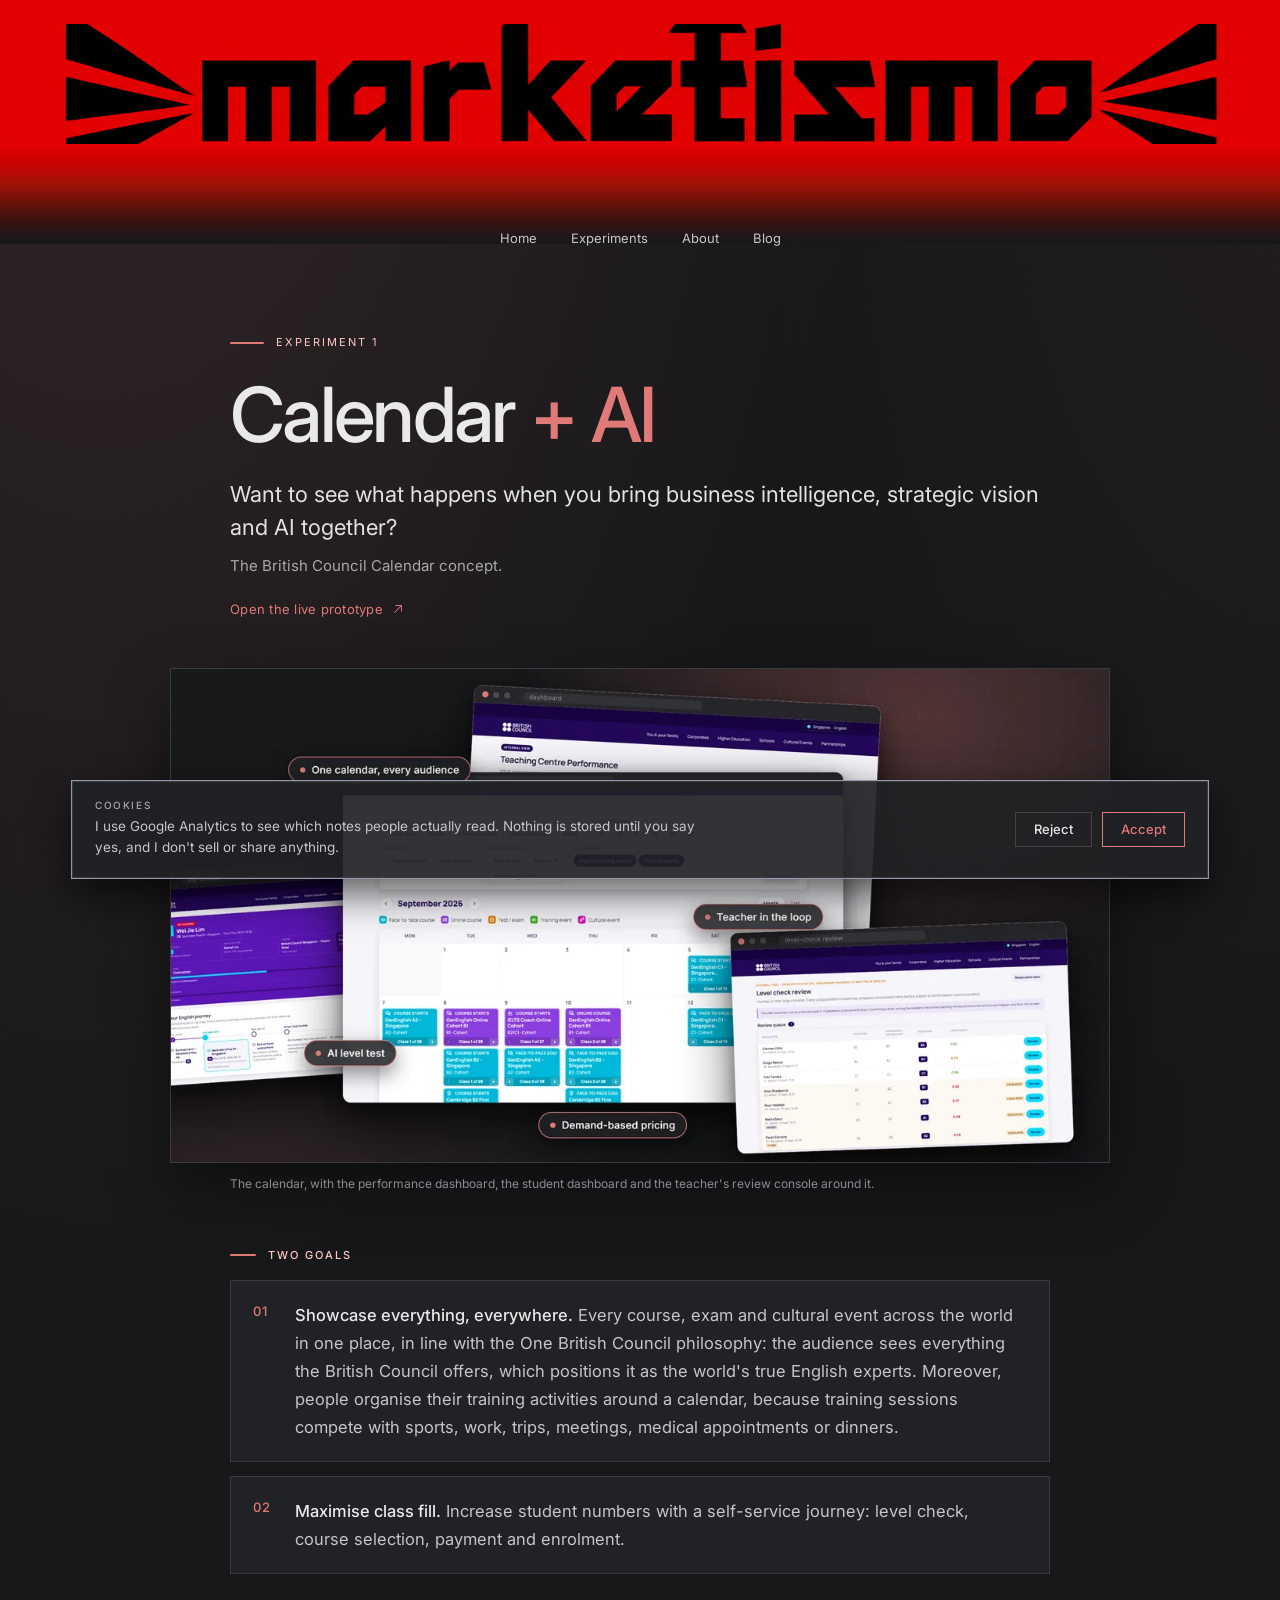
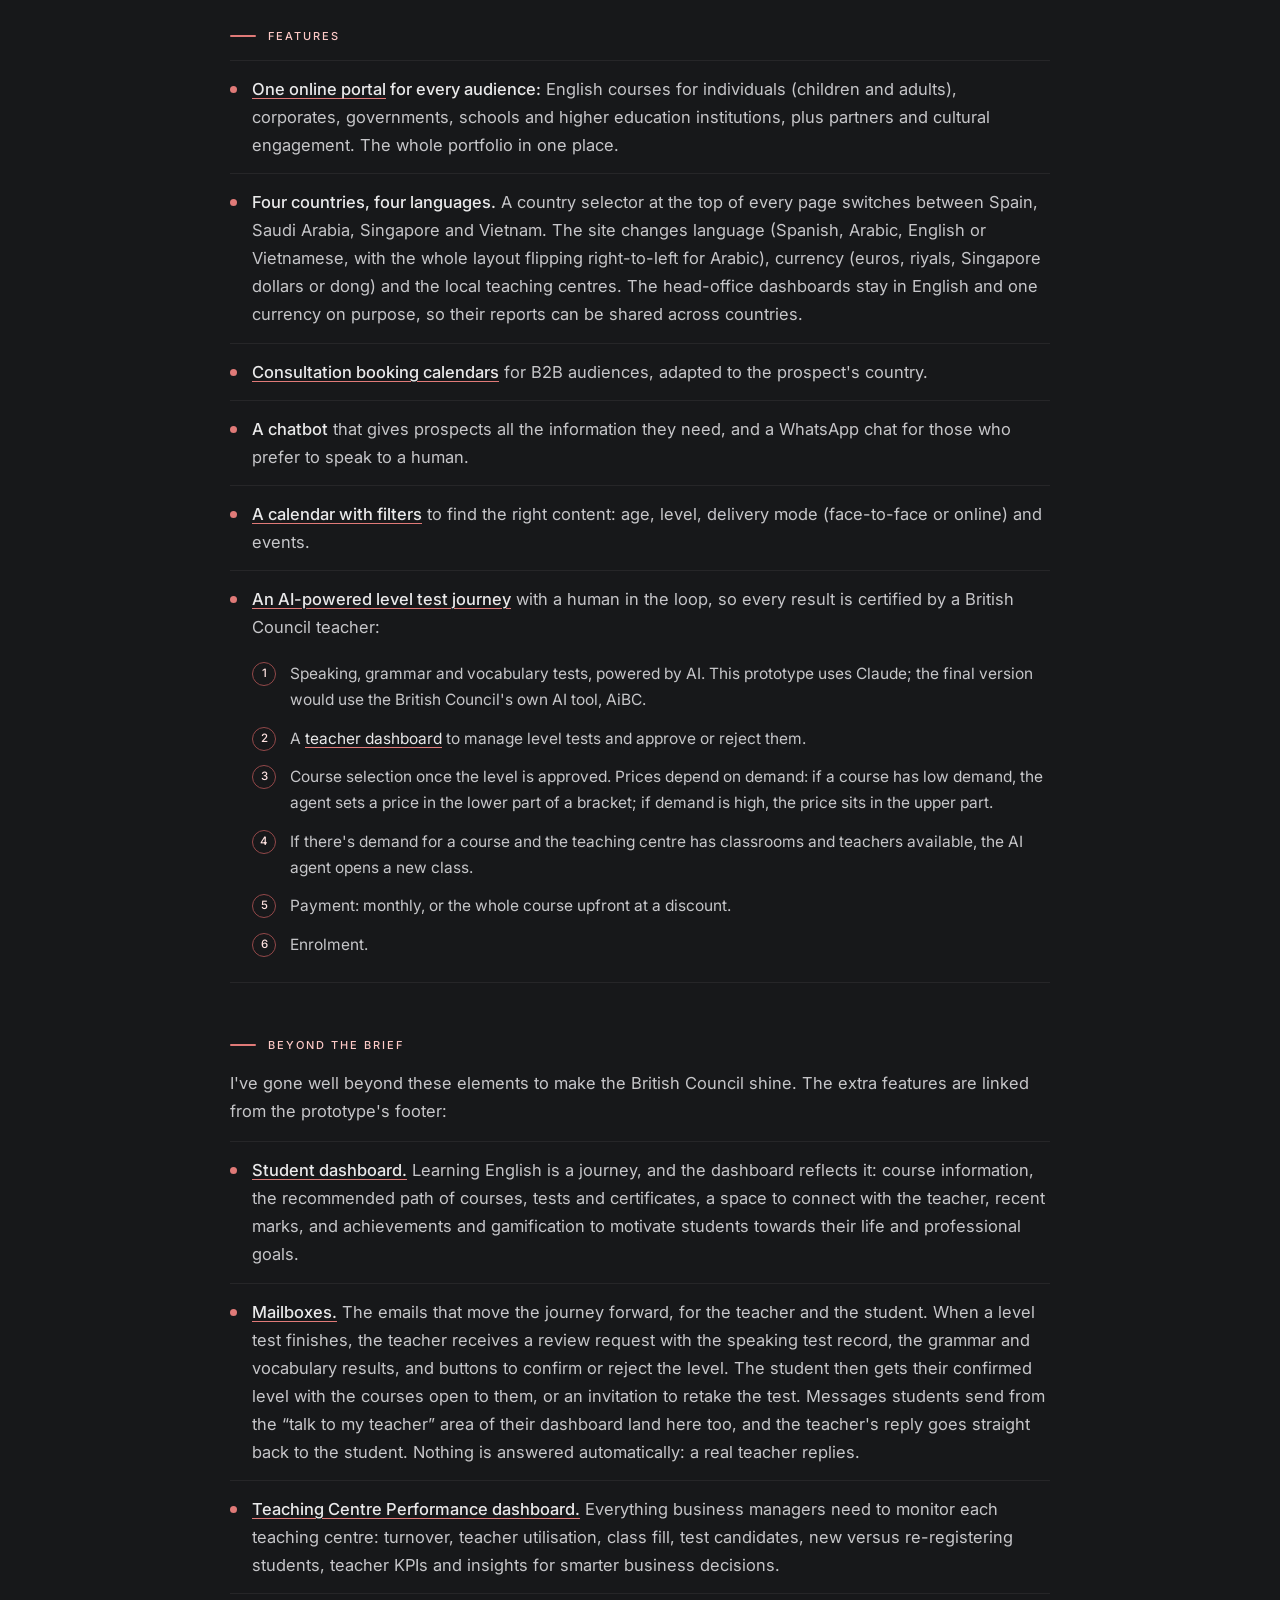
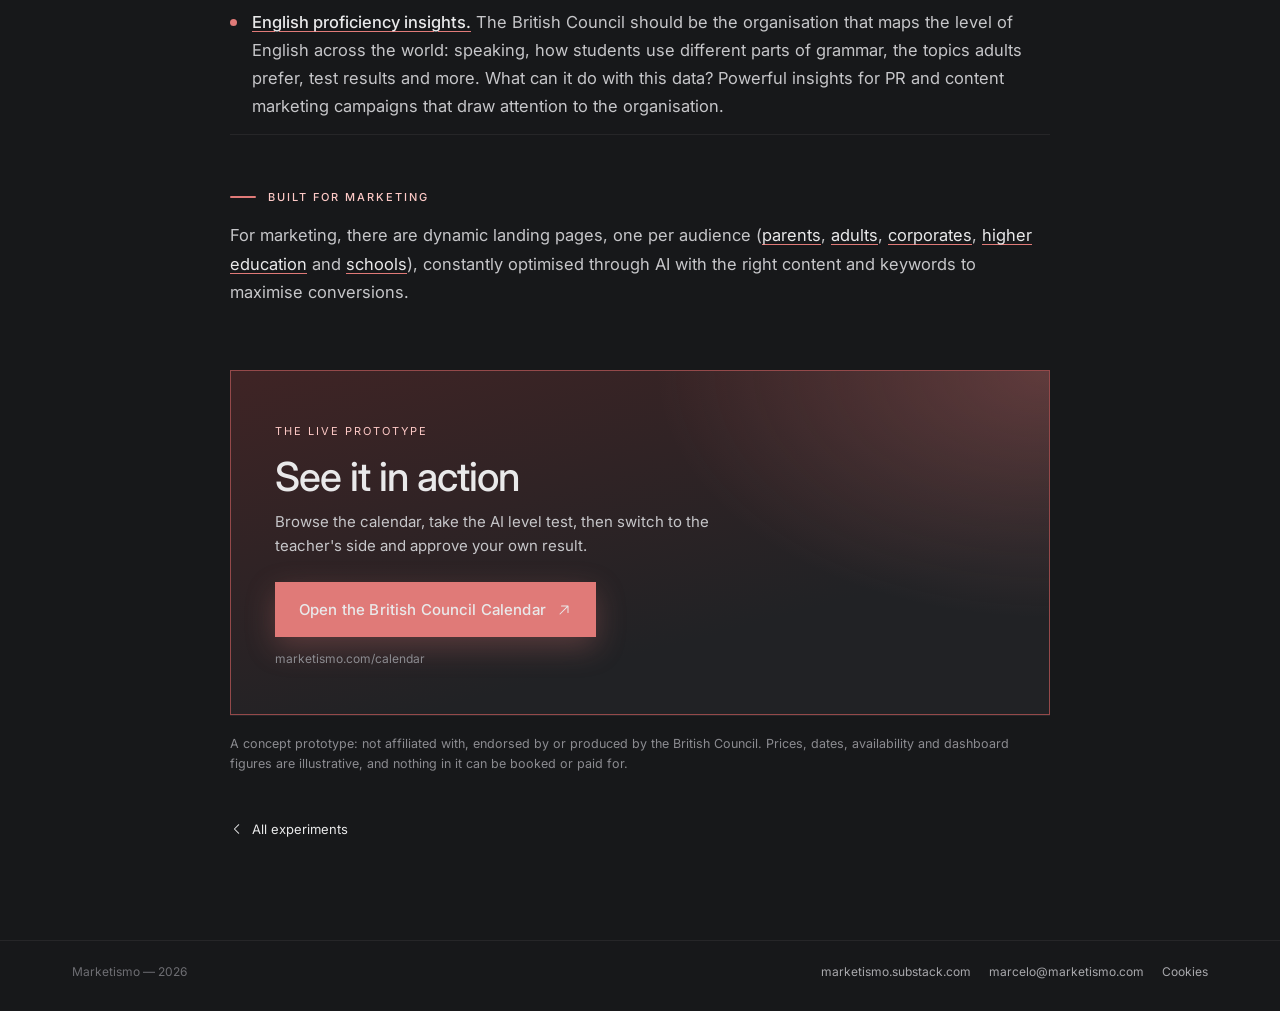
<file: experiments/calendar-ai/index.html>
<!DOCTYPE html>
<html lang="en">
<head>
<meta charset="utf-8">
<meta name="viewport" content="width=device-width, initial-scale=1">

<!-- Consent Mode v2 defaults - must run before GTM loads -->
<script>
  window.dataLayer = window.dataLayer || [];
  function gtag(){dataLayer.push(arguments);}
  gtag('consent', 'default', {
    'ad_storage': 'denied',
    'ad_user_data': 'denied',
    'ad_personalization': 'denied',
    'analytics_storage': 'denied',
    'functionality_storage': 'granted',
    'security_storage': 'granted',
    'wait_for_update': 500
  });
</script>

<!-- Google Tag Manager -->
<script>(function(w,d,s,l,i){w[l]=w[l]||[];w[l].push({'gtm.start':
new Date().getTime(),event:'gtm.js'});var f=d.getElementsByTagName(s)[0],
j=d.createElement(s),dl=l!='dataLayer'?'&l='+l:'';j.async=true;j.src=
'https://www.googletagmanager.com/gtm.js?id='+i+dl;f.parentNode.insertBefore(j,f);
})(window,document,'script','dataLayer','GTM-PH86G99C');</script>
<!-- End Google Tag Manager -->
<title>Experiment 1: Calendar + AI — Marketismo</title>
<meta name="description" content="The British Council Calendar concept: every course, exam and cultural event in one portal, an AI level test with a teacher in the loop, demand-based pricing and dashboards for every team.">
<link rel="canonical" href="https://www.marketismo.com/experiments/calendar-ai/">
<link rel="icon" href="/favicon.ico" sizes="16x16 32x32 48x48">
<link rel="icon" type="image/png" sizes="192x192" href="/assets/icons/icon-192.png">
<link rel="apple-touch-icon" href="/apple-touch-icon.png">
<link rel="manifest" href="/site.webmanifest">
<meta name="theme-color" content="#e20203">

<meta property="og:type" content="article">
<meta property="og:site_name" content="Marketismo">
<meta property="og:title" content="Experiment 1: Calendar + AI">
<meta property="og:description" content="What happens when you bring business intelligence, strategic vision and AI together? The British Council Calendar concept.">
<meta property="og:url" content="https://www.marketismo.com/experiments/calendar-ai/">
<meta property="og:image" content="https://www.marketismo.com/assets/img/experiments/calendar-ai-og.jpg">
<meta property="og:image:width" content="1200">
<meta property="og:image:height" content="630">
<meta property="og:image:alt" content="Screens from the British Council Calendar concept: the calendar, the performance dashboard and the level check review console.">
<meta name="twitter:card" content="summary_large_image">

<link rel="preconnect" href="https://fonts.googleapis.com">
<link rel="preconnect" href="https://fonts.gstatic.com" crossorigin>
<link rel="stylesheet" href="https://fonts.googleapis.com/css2?family=Inter:wght@300;400;500;600&amp;display=swap">
<link rel="stylesheet" href="/assets/css/nocturne.css">
<link rel="stylesheet" href="/assets/css/site.css">
</head>
<body>
<!-- Google Tag Manager (noscript) -->
<noscript><iframe src="https://www.googletagmanager.com/ns.html?id=GTM-PH86G99C"
height="0" width="0" style="display:none;visibility:hidden"></iframe></noscript>
<!-- End Google Tag Manager (noscript) -->
<div class="page">

  <header class="site-header site-header--compact">
    <a class="logo-link" href="/" aria-label="Marketismo — home">
      <img src="/assets/img/marketismo-logo.png" alt="Marketismo">
    </a>
    <div class="logo-fade" aria-hidden="true"></div>
    <nav class="site-nav">
      <a href="/">Home</a>
      <a href="/#tiles">Experiments</a>
      <a href="/about/">About</a>
      <a href="https://marketismo.substack.com/" target="_blank" rel="noopener">Blog</a>
    </nav>
  </header>

  <main>
    <article class="article">

      <header class="article-head">
        <div class="eyebrow">
          <span class="eyebrow-mark"></span>
          <span class="eyebrow-text">Experiment 1</span>
        </div>
        <h1>Calendar <em>+ AI</em></h1>
        <p class="article-lead">Want to see what happens when you bring business intelligence, strategic vision and AI together?</p>
        <p class="article-sub">The British Council Calendar concept.</p>
        <a class="article-jump" href="/calendar/" target="_blank" rel="noopener">Open the live prototype
          <svg width="14" height="14" viewBox="0 0 256 256" fill="currentColor" aria-hidden="true"><path d="M200 64v104a8 8 0 0 1-16 0V83.3L69.7 197.7a8 8 0 0 1-11.4-11.4L172.7 72H88a8 8 0 0 1 0-16h104a8 8 0 0 1 8 8Z"/></svg>
        </a>
      </header>

      <figure class="article-figure">
        <img src="/assets/img/experiments/calendar-ai-1200.webp"
             srcset="/assets/img/experiments/calendar-ai-1200.webp 1200w, /assets/img/experiments/calendar-ai-2400.webp 2400w"
             sizes="(max-width: 900px) 100vw, 900px"
             width="1200" height="630"
             alt="Screens from the prototype: the course calendar with its filters, the Teaching Centre Performance dashboard, the student dashboard and the teacher's level check review console.">
        <figcaption>The calendar, with the performance dashboard, the student dashboard and the teacher's review console around it.</figcaption>
      </figure>

      <div class="article-body">

        <h2>Two goals</h2>
        <ol class="goals">
          <li><strong>Showcase everything, everywhere.</strong> Every course, exam and cultural event across the world in one place, in line with the One British Council philosophy: the audience sees everything the British Council offers, which positions it as the world's true English experts. Moreover, people organise their training activities around a calendar, because training sessions compete with sports, work, trips, meetings, medical appointments or dinners.</li>
          <li><strong>Maximise class fill.</strong> Increase student numbers with a self-service journey: level check, course selection, payment and enrolment.</li>
        </ol>

        <h2>Features</h2>
        <ul class="features">
          <li><strong><a href="/calendar/" target="_blank" rel="noopener">One online portal</a> for every audience:</strong> English courses for individuals (children and adults), corporates, governments, schools and higher education institutions, plus partners and cultural engagement. The whole portfolio in one place.</li>
          <li><strong>Four countries, four languages.</strong> A country selector at the top of every page switches between Spain, Saudi Arabia, Singapore and Vietnam. The site changes language (Spanish, Arabic, English or Vietnamese, with the whole layout flipping right-to-left for Arabic), currency (euros, riyals, Singapore dollars or dong) and the local teaching centres. The head-office dashboards stay in English and one currency on purpose, so their reports can be shared across countries.</li>
          <li><strong><a href="/calendar/book-consultation.html" target="_blank" rel="noopener">Consultation booking calendars</a></strong> for B2B audiences, adapted to the prospect's country.</li>
          <li><strong>A chatbot</strong> that gives prospects all the information they need, and a WhatsApp chat for those who prefer to speak to a human.</li>
          <li><strong><a href="/calendar/family.html" target="_blank" rel="noopener">A calendar with filters</a></strong> to find the right content: age, level, delivery mode (face-to-face or online) and events.</li>
          <li><strong><a href="/calendar/enrol.html" target="_blank" rel="noopener">An AI-powered level test journey</a></strong> with a human in the loop, so every result is certified by a British Council teacher:
            <ol class="steps">
              <li>Speaking, grammar and vocabulary tests, powered by AI. This prototype uses Claude; the final version would use the British Council's own AI tool, AiBC.</li>
              <li>A <a href="/calendar/staff.html" target="_blank" rel="noopener">teacher dashboard</a> to manage level tests and approve or reject them.</li>
              <li>Course selection once the level is approved. Prices depend on demand: if a course has low demand, the agent sets a price in the lower part of a bracket; if demand is high, the price sits in the upper part.</li>
              <li>If there's demand for a course and the teaching centre has classrooms and teachers available, the AI agent opens a new class.</li>
              <li>Payment: monthly, or the whole course upfront at a discount.</li>
              <li>Enrolment.</li>
            </ol>
          </li>
        </ul>

        <h2>Beyond the brief</h2>
        <p>I've gone well beyond these elements to make the British Council shine. The extra features are linked from the prototype's footer:</p>
        <ul class="features">
          <li><strong><a href="/calendar/my-course.html" target="_blank" rel="noopener">Student dashboard.</a></strong> Learning English is a journey, and the dashboard reflects it: course information, the recommended path of courses, tests and certificates, a space to connect with the teacher, recent marks, and achievements and gamification to motivate students towards their life and professional goals.</li>
          <li><strong><a href="/calendar/inbox.html" target="_blank" rel="noopener">Mailboxes.</a></strong> The emails that move the journey forward, for the teacher and the student. When a level test finishes, the teacher receives a review request with the speaking test record, the grammar and vocabulary results, and buttons to confirm or reject the level. The student then gets their confirmed level with the courses open to them, or an invitation to retake the test. Messages students send from the “talk to my teacher” area of their dashboard land here too, and the teacher's reply goes straight back to the student. Nothing is answered automatically: a real teacher replies.</li>
          <li><strong><a href="/calendar/dashboard.html" target="_blank" rel="noopener">Teaching Centre Performance dashboard.</a></strong> Everything business managers need to monitor each teaching centre: turnover, teacher utilisation, class fill, test candidates, new versus re-registering students, teacher KPIs and insights for smarter business decisions.</li>
          <li><strong><a href="/calendar/insights.html" target="_blank" rel="noopener">English proficiency insights.</a></strong> The British Council should be the organisation that maps the level of English across the world: speaking, how students use different parts of grammar, the topics adults prefer, test results and more. What can it do with this data? Powerful insights for PR and content marketing campaigns that draw attention to the organisation.</li>
        </ul>

        <h2>Built for marketing</h2>
        <p>For marketing, there are dynamic landing pages, one per audience (<a href="/calendar/landing-parents.html" target="_blank" rel="noopener">parents</a>, <a href="/calendar/landing-adults.html" target="_blank" rel="noopener">adults</a>, <a href="/calendar/landing-corporate.html" target="_blank" rel="noopener">corporates</a>, <a href="/calendar/landing-higher-education.html" target="_blank" rel="noopener">higher education</a> and <a href="/calendar/landing-schools.html" target="_blank" rel="noopener">schools</a>), constantly optimised through AI with the right content and keywords to maximise conversions.</p>

        <aside class="cta-panel" aria-labelledby="cta-title">
          <span class="cta-kicker">The live prototype</span>
          <h2 class="cta-title" id="cta-title">See it in action</h2>
          <p>Browse the calendar, take the AI level test, then switch to the teacher's side and approve your own result.</p>
          <a class="cta-button" href="/calendar/" target="_blank" rel="noopener">Open the British Council Calendar
            <svg width="16" height="16" viewBox="0 0 256 256" fill="currentColor" aria-hidden="true"><path d="M200 64v104a8 8 0 0 1-16 0V83.3L69.7 197.7a8 8 0 0 1-11.4-11.4L172.7 72H88a8 8 0 0 1 0-16h104a8 8 0 0 1 8 8Z"/></svg>
          </a>
          <span class="cta-url">marketismo.com/calendar</span>
        </aside>

        <p class="article-note">A concept prototype: not affiliated with, endorsed by or produced by the British Council. Prices, dates, availability and dashboard figures are illustrative, and nothing in it can be booked or paid for.</p>

        <a class="article-back" href="/#tiles">
          <svg width="14" height="14" viewBox="0 0 256 256" fill="currentColor" aria-hidden="true"><path d="M165.7 202.3a8 8 0 0 1-11.4 11.4l-80-80a8 8 0 0 1 0-11.4l80-80a8 8 0 0 1 11.4 11.4L91.3 128Z"/></svg>
          All experiments
        </a>
      </div>
    </article>
  </main>

  <footer class="site-footer">
    <span>Marketismo — 2026</span>
    <div class="footer-links">
      <a href="https://marketismo.substack.com/" target="_blank" rel="noopener">marketismo.substack.com</a>
      <a href="mailto:marcelo@marketismo.com">marcelo@marketismo.com</a>
      <button type="button" class="link-btn" id="mk-consent-reopen">Cookies</button>
    </div>
  </footer>
</div>
<!-- Cookie consent -->
<div class="consent" id="mk-consent" role="dialog" aria-modal="false" aria-labelledby="mk-consent-title" hidden>
  <div class="consent-inner">
    <div class="consent-copy">
      <h2 class="consent-title" id="mk-consent-title">Cookies</h2>
      <p>I use Google Analytics to see which notes people actually read. Nothing is stored until you say yes, and I don't sell or share anything.</p>
    </div>
    <div class="consent-actions">
      <button type="button" class="btn btn-secondary" data-consent="denied">Reject</button>
      <button type="button" class="btn btn-primary" data-consent="granted">Accept</button>
    </div>
  </div>
</div>
<script src="/assets/js/consent.js"></script>
</body>
</html>
</file>
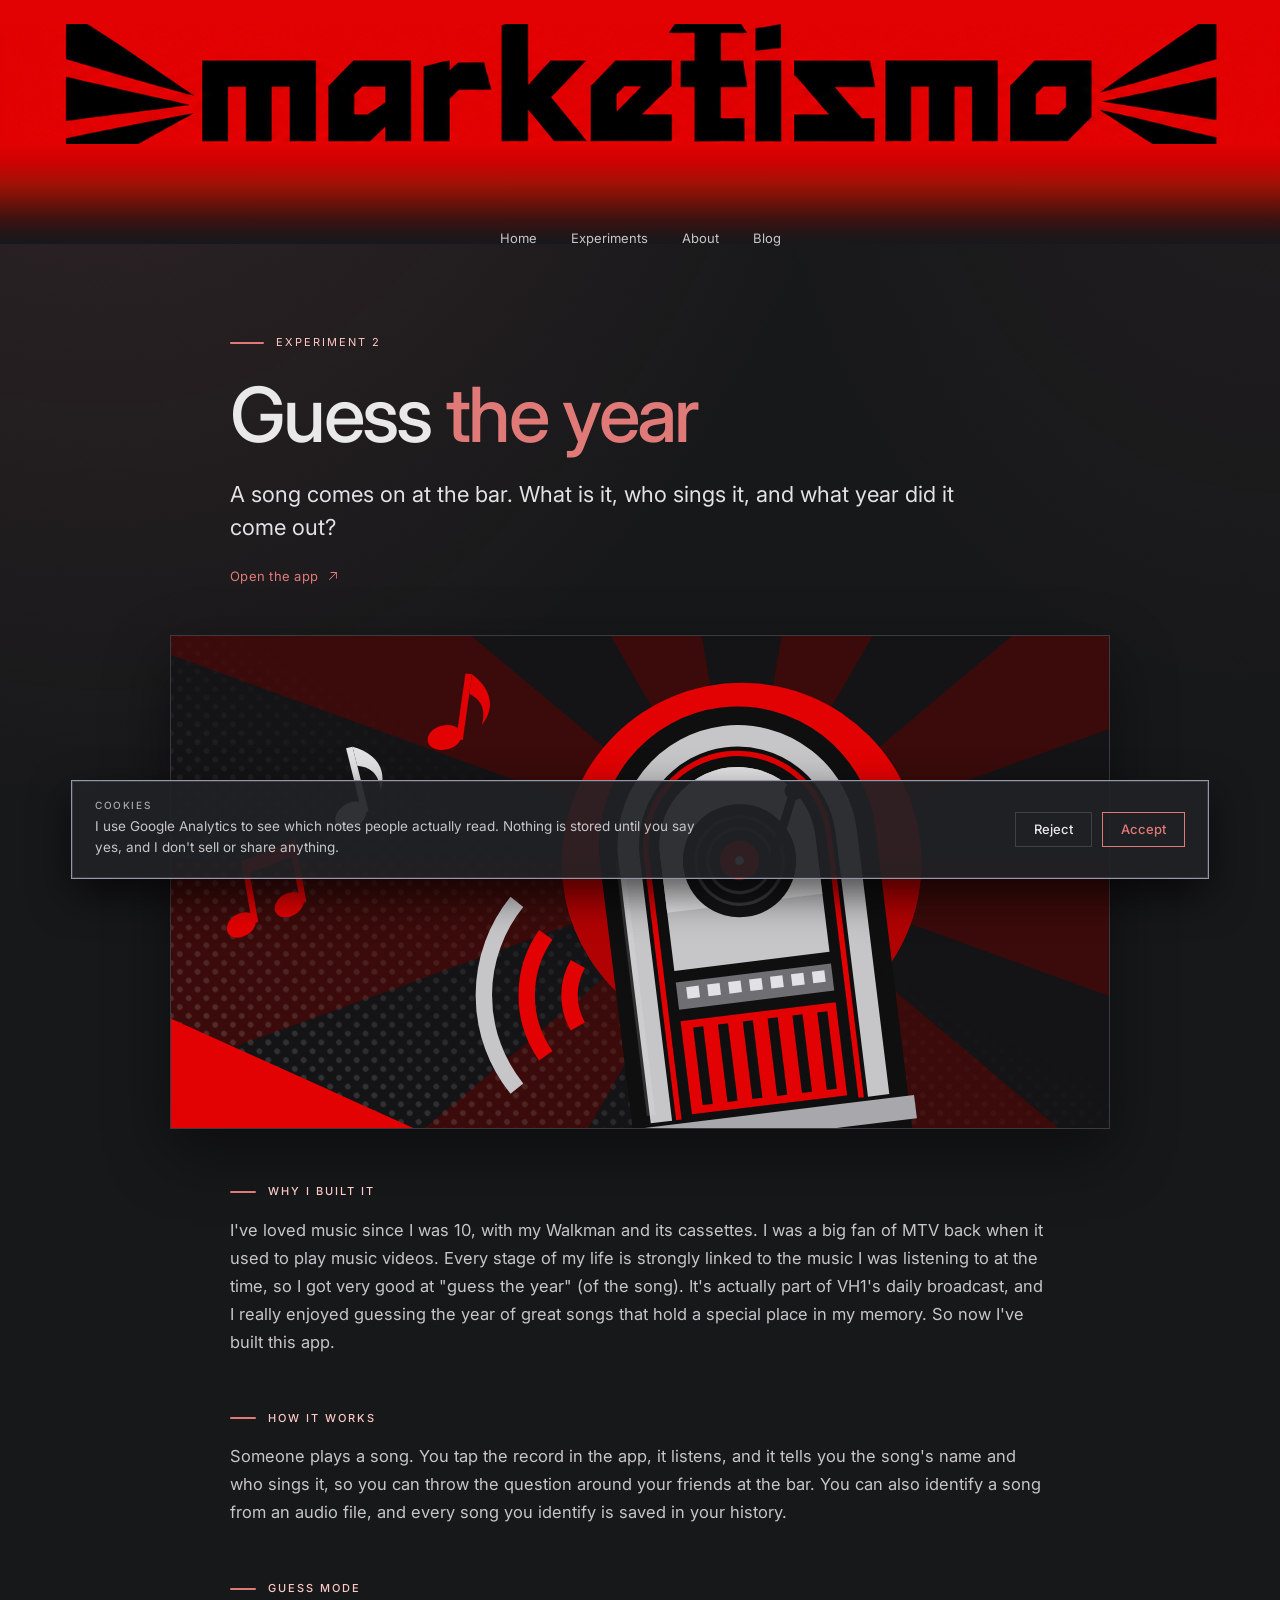
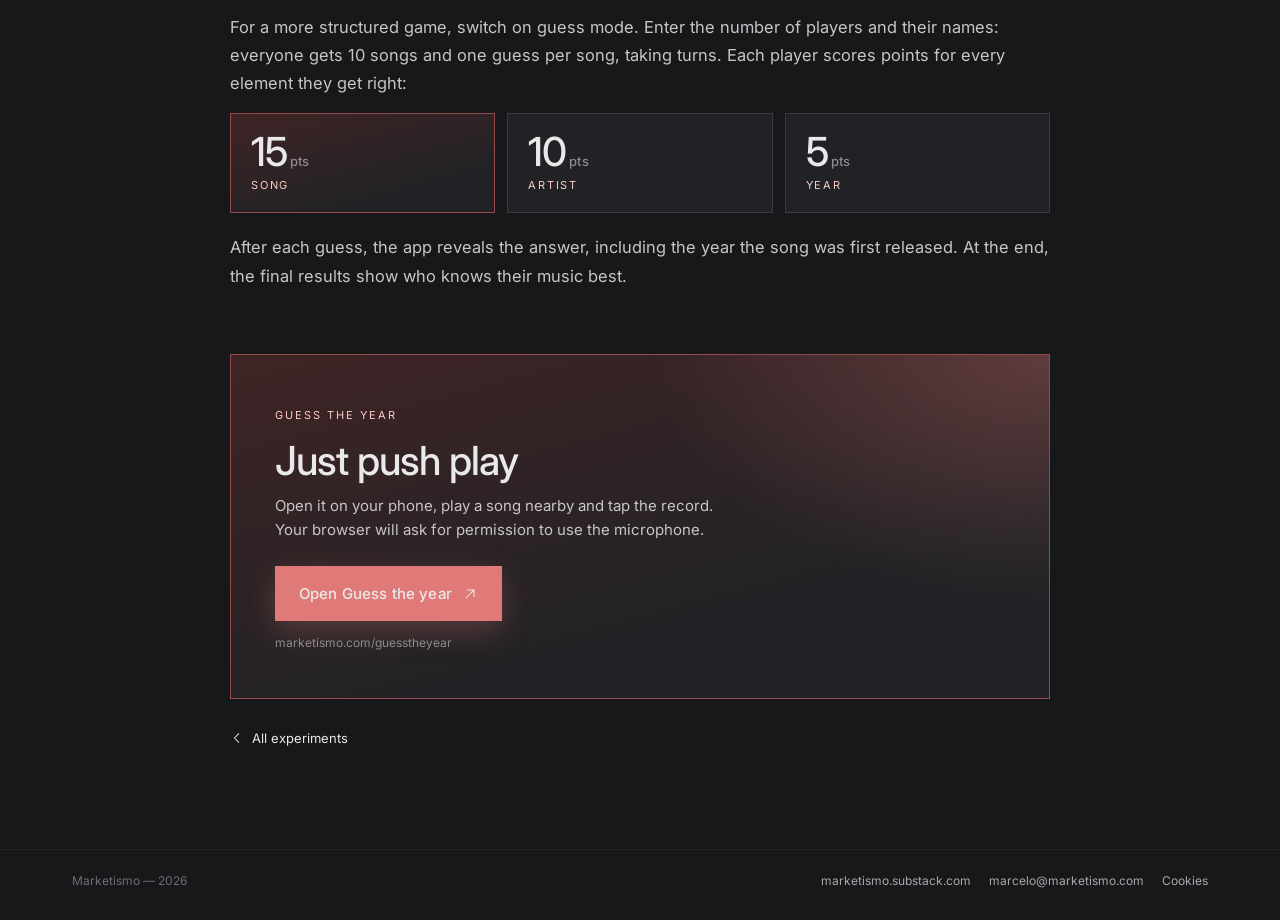
<file: experiments/guess-the-year/index.html>
<!DOCTYPE html>
<html lang="en">
<head>
<meta charset="utf-8">
<meta name="viewport" content="width=device-width, initial-scale=1">

<!-- Consent Mode v2 defaults - must run before GTM loads -->
<script>
  window.dataLayer = window.dataLayer || [];
  function gtag(){dataLayer.push(arguments);}
  gtag('consent', 'default', {
    'ad_storage': 'denied',
    'ad_user_data': 'denied',
    'ad_personalization': 'denied',
    'analytics_storage': 'denied',
    'functionality_storage': 'granted',
    'security_storage': 'granted',
    'wait_for_update': 500
  });
</script>

<!-- Google Tag Manager -->
<script>(function(w,d,s,l,i){w[l]=w[l]||[];w[l].push({'gtm.start':
new Date().getTime(),event:'gtm.js'});var f=d.getElementsByTagName(s)[0],
j=d.createElement(s),dl=l!='dataLayer'?'&l='+l:'';j.async=true;j.src=
'https://www.googletagmanager.com/gtm.js?id='+i+dl;f.parentNode.insertBefore(j,f);
})(window,document,'script','dataLayer','GTM-PH86G99C');</script>
<!-- End Google Tag Manager -->
<title>Experiment 2: Guess the year game — Marketismo</title>
<meta name="description" content="An app that listens to the song playing and tells you what it is and who sings it, plus a party game where friends score points for guessing the song, the artist and the year.">
<link rel="canonical" href="https://www.marketismo.com/experiments/guess-the-year/">
<link rel="icon" href="/favicon.ico" sizes="16x16 32x32 48x48">
<link rel="icon" type="image/png" sizes="192x192" href="/assets/icons/icon-192.png">
<link rel="apple-touch-icon" href="/apple-touch-icon.png">
<link rel="manifest" href="/site.webmanifest">
<meta name="theme-color" content="#e20203">

<meta property="og:type" content="article">
<meta property="og:site_name" content="Marketismo">
<meta property="og:title" content="Experiment 2: Guess the year">
<meta property="og:description" content="Name that song, then guess when it came out. A music app and party game for the bar.">
<meta property="og:url" content="https://www.marketismo.com/experiments/guess-the-year/">
<meta property="og:image" content="https://www.marketismo.com/assets/img/experiments/guess-the-year-og.jpg">
<meta property="og:image:width" content="1200">
<meta property="og:image:height" content="630">
<meta property="og:image:alt" content="Guess the year: a poster-style jukebox playing a record, in black, grey and red.">
<meta name="twitter:card" content="summary_large_image">

<link rel="preconnect" href="https://fonts.googleapis.com">
<link rel="preconnect" href="https://fonts.gstatic.com" crossorigin>
<link rel="stylesheet" href="https://fonts.googleapis.com/css2?family=Inter:wght@300;400;500;600&amp;display=swap">
<link rel="stylesheet" href="/assets/css/nocturne.css">
<link rel="stylesheet" href="/assets/css/site.css">
</head>
<body>
<!-- Google Tag Manager (noscript) -->
<noscript><iframe src="https://www.googletagmanager.com/ns.html?id=GTM-PH86G99C"
height="0" width="0" style="display:none;visibility:hidden"></iframe></noscript>
<!-- End Google Tag Manager (noscript) -->
<div class="page">

  <header class="site-header site-header--compact">
    <a class="logo-link" href="/" aria-label="Marketismo — home">
      <img src="/assets/img/marketismo-logo.png" alt="Marketismo">
    </a>
    <div class="logo-fade" aria-hidden="true"></div>
    <nav class="site-nav">
      <a href="/">Home</a>
      <a href="/#tiles">Experiments</a>
      <a href="/about/">About</a>
      <a href="https://marketismo.substack.com/" target="_blank" rel="noopener">Blog</a>
    </nav>
  </header>

  <main>
    <article class="article">

      <header class="article-head">
        <div class="eyebrow">
          <span class="eyebrow-mark"></span>
          <span class="eyebrow-text">Experiment 2</span>
        </div>
        <h1>Guess <em>the year</em></h1>
        <p class="article-lead">A song comes on at the bar. What is it, who sings it, and what year did it come out?</p>
        <a class="article-jump" href="/guesstheyear/" target="_blank" rel="noopener">Open the app
          <svg width="14" height="14" viewBox="0 0 256 256" fill="currentColor" aria-hidden="true"><path d="M200 64v104a8 8 0 0 1-16 0V83.3L69.7 197.7a8 8 0 0 1-11.4-11.4L172.7 72H88a8 8 0 0 1 0-16h104a8 8 0 0 1 8 8Z"/></svg>
        </a>
      </header>

      <figure class="article-figure">
        <img src="/assets/img/experiments/guess-the-year.svg" width="1200" height="630"
             alt="A poster-style illustration of an old jukebox playing a record, with music notes and sound waves flying out of it, in black, grey and red.">
      </figure>

      <div class="article-body">

        <h2>Why I built it</h2>
        <p>I've loved music since I was 10, with my Walkman and its cassettes. I was a big fan of MTV back when it used to play music videos. Every stage of my life is strongly linked to the music I was listening to at the time, so I got very good at "guess the year" (of the song). It's actually part of VH1's daily broadcast, and I really enjoyed guessing the year of great songs that hold a special place in my memory. So now I've built this app.</p>

        <h2>How it works</h2>
        <p>Someone plays a song. You tap the record in the app, it listens, and it tells you the song's name and who sings it, so you can throw the question around your friends at the bar. You can also identify a song from an audio file, and every song you identify is saved in your history.</p>

        <h2>Guess mode</h2>
        <p>For a more structured game, switch on guess mode. Enter the number of players and their names: everyone gets 10 songs and one guess per song, taking turns. Each player scores points for every element they get right:</p>
        <ul class="points">
          <li><span class="points-value">15</span><span class="points-label">Song</span></li>
          <li><span class="points-value">10</span><span class="points-label">Artist</span></li>
          <li><span class="points-value">5</span><span class="points-label">Year</span></li>
        </ul>
        <p>After each guess, the app reveals the answer, including the year the song was first released. At the end, the final results show who knows their music best.</p>

        <aside class="cta-panel" aria-labelledby="cta-title">
          <span class="cta-kicker">Guess the year</span>
          <h2 class="cta-title" id="cta-title">Just push play</h2>
          <p>Open it on your phone, play a song nearby and tap the record. Your browser will ask for permission to use the microphone.</p>
          <a class="cta-button" href="/guesstheyear/" target="_blank" rel="noopener">Open Guess the year
            <svg width="16" height="16" viewBox="0 0 256 256" fill="currentColor" aria-hidden="true"><path d="M200 64v104a8 8 0 0 1-16 0V83.3L69.7 197.7a8 8 0 0 1-11.4-11.4L172.7 72H88a8 8 0 0 1 0-16h104a8 8 0 0 1 8 8Z"/></svg>
          </a>
          <span class="cta-url">marketismo.com/guesstheyear</span>
        </aside>

        <a class="article-back" href="/#tiles">
          <svg width="14" height="14" viewBox="0 0 256 256" fill="currentColor" aria-hidden="true"><path d="M165.7 202.3a8 8 0 0 1-11.4 11.4l-80-80a8 8 0 0 1 0-11.4l80-80a8 8 0 0 1 11.4 11.4L91.3 128Z"/></svg>
          All experiments
        </a>
      </div>
    </article>
  </main>

  <footer class="site-footer">
    <span>Marketismo — 2026</span>
    <div class="footer-links">
      <a href="https://marketismo.substack.com/" target="_blank" rel="noopener">marketismo.substack.com</a>
      <a href="mailto:marcelo@marketismo.com">marcelo@marketismo.com</a>
      <button type="button" class="link-btn" id="mk-consent-reopen">Cookies</button>
    </div>
  </footer>
</div>
<!-- Cookie consent -->
<div class="consent" id="mk-consent" role="dialog" aria-modal="false" aria-labelledby="mk-consent-title" hidden>
  <div class="consent-inner">
    <div class="consent-copy">
      <h2 class="consent-title" id="mk-consent-title">Cookies</h2>
      <p>I use Google Analytics to see which notes people actually read. Nothing is stored until you say yes, and I don't sell or share anything.</p>
    </div>
    <div class="consent-actions">
      <button type="button" class="btn btn-secondary" data-consent="denied">Reject</button>
      <button type="button" class="btn btn-primary" data-consent="granted">Accept</button>
    </div>
  </div>
</div>
<script src="/assets/js/consent.js"></script>
</body>
</html>
</file>
<file: assets/css/nocturne.css>
/* Nocturne — design-system tokens and component classes. This file is the source of truth for the system's look; retune it here and see readme.md. */
@import url('https://fonts.googleapis.com/css2?family=Inter:wght@400;500;600;700&display=swap');

:root {
  --color-bg: #161826;
  --color-surface: #232532;
  --color-text: #e9e9ed;
  --color-accent: #9184d9; /* review round 7 (Barron): the accent moves to
     the product's blurple — OKLCH hue 289.2, the hue of the app's own Pro
     accent (#9a8fe0, --om-accent-pro) — at the same lightness the steel
     accent held (L 0.660, so the documented ratios survive) and chroma
     in the product blurple's own range (its token sits at C 0.118; the
     accent takes 0.125, from the old steel's 0.030):
     the accent now reads as an accent rather than another neutral. */
  --color-accent-2: #a7a1db; /* the machine-derived stand-in follows: same
     hue, same L 0.734, chroma at the same 2:3 proportion it held */
  --color-divider: color-mix(in srgb, #e9e9ed 16%, transparent);

  /* Tonal ramps — generated in OKLCH on one shared lightness scale, so the
     same step of any role matches the others in visual value. */
  --color-neutral-100: #f3f5fe;
  --color-neutral-200: #e4e7f5;
  --color-neutral-300: #cfd3e5;
  --color-neutral-400: #b2b6ca;
  --color-neutral-500: #9397ab;
  --color-neutral-600: #75798c;
  --color-neutral-700: #595d6c;
  --color-neutral-800: #3f424d;
  --color-neutral-900: #292b31;

  --color-accent-100: #f5f4ff;
  --color-accent-200: #e7e5fe;
  --color-accent-300: #d2cefd;
  --color-accent-400: #b5abfc;
  --color-accent-500: #968ae0;
  --color-accent-600: #796cbf;
  --color-accent-700: #5d5294;
  --color-accent-800: #423a6a;
  --color-accent-900: #2b2741;

  --color-accent-2-100: #f5f4ff;
  --color-accent-2-200: #e7e5fe;
  --color-accent-2-300: #d2cefd;
  --color-accent-2-400: #b5afe8;
  --color-accent-2-500: #9690c9;
  --color-accent-2-600: #7972a9;
  --color-accent-2-700: #5c5783;
  --color-accent-2-800: #423e5d;
  --color-accent-2-900: #2b293a;

  /* Deck section-divider ground — review round 3: saturation as presence.
     Dividers take a saturated deep indigo (hue 277, the neutral ramp's own
     family; C 0.094 — written when the accent held C 0.030, before the
     round-7 blurple raised it past the ground's) with a lighter bloom and
     a ghost tint of the same hue, while the slide grounds stay
     desaturated. Deck-scale fills only — not interface colors. */
  --color-section: #262a60;
  --color-section-glow: #353b80;
  --color-section-ghost: #4c5397;

  --font-heading: "Inter", system-ui, sans-serif;
  --font-heading-weight: 500;
  --font-body: "Inter", system-ui, sans-serif;

  --space-1: 2.8px;
  --space-2: 5.6px;
  --space-3: 8.4px;
  --space-4: 11.2px;
  --space-6: 16.8px;
  --space-8: 22.4px;

  --radius-sm: 4px;
  --radius-md: 8px;
  --radius-lg: 14px;

  /* Elevation — derived from the ground: soft ink-tinted shadows on a
     light theme, a hairline edge + ambient darkness on a dark one. */
  --shadow-sm: 0 0 0 1px #3f424d;
  --shadow-md: 0 0 0 1px #595d6c, 0 6px 18px rgba(0,0,0,0.55);
  --shadow-lg: 0 0 0 1px #9397ab, 0 16px 40px rgba(0,0,0,0.65);
}

body {
  background: var(--color-bg);
  color: var(--color-text);
  font-family: var(--font-body);
}
h1, h2, h3, h4 { font-family: var(--font-heading); font-weight: var(--font-heading-weight); }

.lighten{mix-blend-mode:lighten;background-color:transparent}

/* ══════════════════════════════════════════════════════════════════════════
   Components — built with the tokens above. Plain CSS
   on plain HTML: no JavaScript, no build step. Each class is documented in
   readme.md and demonstrated in foundations/ and components/.
   ══════════════════════════════════════════════════════════════════════ */

*, *::before, *::after { box-sizing: border-box; }
body { margin: 0; font-size: 15px; line-height: 1.55; font-weight: 400; }
h1, h2, h3, h4, h5, h6 {
  font-family: var(--font-heading); font-weight: var(--font-heading-weight);
  line-height: 1.12; letter-spacing: -0.015em; margin: 0 0 var(--space-2);
}
h1 { font-size: 42px; }
h2 { font-size: 32px; }
h3 { font-size: 25px; }
h4 { font-size: 20px; }
h5 { font-size: 16px; }
h6 { font-size: 13px; }
h6 { letter-spacing: 0.08em; text-transform: uppercase; }
p { margin: 0 0 var(--space-3); }
a { color: var(--color-accent); text-underline-offset: 3px; }
img { display: block; max-width: 100%; }
figure { margin: 0; }
figcaption {
  font-size: 11px; margin-top: var(--space-1);
  color: color-mix(in srgb, var(--color-text) 55%, transparent);
}
.text-muted { color: color-mix(in srgb, var(--color-text) 55%, transparent); }
:focus { outline: none; }
:focus-visible { outline: 2px solid var(--color-accent); outline-offset: 2px; }
::selection { background: color-mix(in srgb, var(--color-accent) 30%, transparent); }

/* — rules — */
/* Rules fade to transparent at both ends instead of stopping cleanly — a
   Nocturne signature. The ramp is 48px an end (one deck baseline unit),
   painted from the same divider token. Freestanding rules fade; box
   outlines, in-control separators, and short accent marks stay solid. */
.hr {
  height: 1px; border: 0; margin: var(--space-4) 0;
  background: linear-gradient(to right,
    transparent, var(--color-divider) 48px,
    var(--color-divider) calc(100% - 48px), transparent);
}

/* — buttons — */
.btn {
  display: inline-flex; align-items: center; justify-content: center; gap: 6px;
  cursor: pointer; text-decoration: none;
  font-family: var(--font-heading); font-weight: var(--font-heading-weight);
  font-size: 14px; line-height: 1.2; color: var(--color-text); /* matches the .input's 14px —
     the pair sits side by side in sign-up rows */
  background: transparent; border: 1px solid transparent;
  padding: var(--space-2) calc(var(--space-3) * 1.2);
  border-radius: var(--radius-md);
}
.btn svg { display: block; }
.btn:disabled { opacity: 0.45; cursor: not-allowed; }
.btn-primary { color: var(--color-accent); border-color: var(--color-accent); }
.btn-primary:hover { background: color-mix(in srgb, var(--color-accent) 12%, transparent); }
.btn-primary:active { background: color-mix(in srgb, var(--color-accent) 22%, transparent); }
.btn-secondary { border-color: var(--color-divider); }
.btn-secondary:hover { background: color-mix(in srgb, var(--color-text) 7%, transparent); }
.btn-secondary:active { background: color-mix(in srgb, var(--color-text) 14%, transparent); }
.btn-ghost { color: var(--color-accent); padding-inline: var(--space-1); }
.btn-ghost:hover { background: color-mix(in srgb, var(--color-accent) 10%, transparent); }
.btn-ghost:active { background: color-mix(in srgb, var(--color-accent) 18%, transparent); }
.btn-icon { width: 36px; height: 36px; padding: 0; }
.btn-block { width: 100%; margin-top: var(--space-2); }

/* — forms — */
.field > label {
  display: block; font-size: 12px; margin-bottom: 5px;
  color: color-mix(in srgb, var(--color-text) 70%, transparent);
}
.input {
  width: 100%; min-height: 36px; padding: 6px 10px; font: inherit;
  font-size: 14px; color: var(--color-text); caret-color: var(--color-accent);
  background: var(--color-surface);
  border: 1px solid var(--color-divider); border-radius: var(--radius-md);
}
.input:hover { border-color: color-mix(in srgb, var(--color-text) 45%, transparent); }
.input:focus-visible { border-color: var(--color-accent); outline-offset: 0; }
textarea.input { min-height: 90px; resize: vertical; }
.radio { display: inline-flex; align-items: center; gap: 8px; cursor: pointer; font-size: 14px; }
.radio input, .seg-opt input {
  position: absolute; opacity: 0; width: 0; height: 0; pointer-events: none;
}
.radio .dot {
  width: 16px; height: 16px; flex: none; border-radius: 50%;
  border: 1.5px solid var(--color-divider);
}
.radio:hover .dot { border-color: var(--color-accent); }
.radio input:checked + .dot {
  border-color: var(--color-accent); background: var(--color-accent);
  box-shadow: inset 0 0 0 4px var(--color-bg);
}
.radio input:focus-visible + .dot { outline: 2px solid var(--color-accent); outline-offset: 2px; }
.seg {
  display: inline-flex; overflow: hidden;
  border: 1px solid var(--color-divider); border-radius: var(--radius-md);
}
.seg-opt {
  display: inline-flex; align-items: center; gap: 6px;
  padding: 7px 12px; font-size: 13px; cursor: pointer;
}
.seg-opt + .seg-opt { border-left: 1px solid var(--color-divider); }
.seg-opt:has(input:checked) { color: var(--color-accent); box-shadow: inset 0 0 0 1px var(--color-accent); }
.seg-opt:not(:has(input:checked)):hover { background: color-mix(in srgb, var(--color-text) 7%, transparent); }
.seg-opt:has(input:focus-visible) { outline: 2px solid var(--color-accent); outline-offset: -2px; }

/* — cards — */
.card {
  display: flex; flex-direction: column; gap: var(--space-2);
  padding: var(--space-3); border-radius: var(--radius-md); background: var(--color-surface);
}
.card-kicker { font-size: 10px; letter-spacing: 0.1em; text-transform: uppercase; color: var(--color-accent); }
.card-title {
  font-family: var(--font-heading); font-weight: var(--font-heading-weight);
  font-size: 17px; line-height: 1.2;
}
.card-body { margin: 0; font-size: 13px; opacity: 0.8; flex: 1; }
.card-meta {
  display: flex; align-items: center; gap: 6px; font-size: 11px;
  color: color-mix(in srgb, var(--color-text) 50%, transparent);
}
.elev-sm { box-shadow: var(--shadow-sm); }
.elev-md { box-shadow: var(--shadow-md); }
.elev-lg { box-shadow: var(--shadow-lg); }

/* — tags — */
.tag {
  display: inline-flex; align-items: center; font-size: 11px;
  letter-spacing: 0.02em; padding: 3px 10px;
  border-radius: calc(var(--radius-md) * 0.75);
}
.tag-accent { background: var(--color-accent-800); color: var(--color-accent-100); }
.tag-accent-2 { background: var(--color-accent-2-800); color: var(--color-accent-2-100); }
.tag-neutral { background: var(--color-neutral-800); color: var(--color-neutral-100); }
.tag-outline { border: 1px solid var(--color-accent); color: var(--color-accent); }

/* — navigation — */
.nav {
  display: flex; align-items: center; gap: var(--space-4);
  padding: var(--space-3) var(--space-4);
  border-bottom: none;
}
.nav-brand {
  font-family: var(--font-heading); font-weight: var(--font-heading-weight);
  font-size: 18px; margin-right: auto;
}
.nav a { color: inherit; text-decoration: none; font-size: 14px; }
.nav a:hover, .nav a[aria-current='page'] { color: var(--color-accent); }

/* — tables — */
.table { width: 100%; border-collapse: collapse; font-size: 14px; }
.table th {
  text-align: left; font-size: 11px; letter-spacing: 0.08em; text-transform: uppercase;
  color: color-mix(in srgb, var(--color-text) 60%, transparent);
  padding: var(--space-2); border-bottom: 1px solid transparent; /* keeps layout; the row paints the fading rule */
}
.table td {
  padding: var(--space-2);
  border-bottom: 1px solid transparent;
}
/* Row rules as row-level strips so the end-fade spans the row, not each cell. */
.table thead tr {
  background: linear-gradient(to right,
    transparent, var(--color-divider) 48px,
    var(--color-divider) calc(100% - 48px), transparent) no-repeat bottom / 100% 1px;
}
.table tbody tr {
  background: linear-gradient(to right,
    transparent, color-mix(in srgb, var(--color-text) 8%, transparent) 48px,
    color-mix(in srgb, var(--color-text) 8%, transparent) calc(100% - 48px), transparent) no-repeat bottom / 100% 1px;
}
.table tbody tr:hover {
  /* the hover tint layers over the row rule, which keeps painting */
  background:
    linear-gradient(color-mix(in srgb, var(--color-text) 4%, transparent),
                    color-mix(in srgb, var(--color-text) 4%, transparent)) no-repeat 0 0 / 100% 100%,
    linear-gradient(to right,
      transparent, color-mix(in srgb, var(--color-text) 8%, transparent) 48px,
      color-mix(in srgb, var(--color-text) 8%, transparent) calc(100% - 48px), transparent) no-repeat bottom / 100% 1px;
}

/* — dialog — */
.dialog-backdrop {
  position: fixed; inset: 0; display: grid; place-items: center;
  padding: var(--space-4);
  background: color-mix(in srgb, var(--color-neutral-900) 50%, transparent);
}
.dialog {
  width: min(440px, 100%); display: flex; flex-direction: column; gap: var(--space-3);
  padding: var(--space-4); border-radius: var(--radius-lg);
  background: var(--color-surface); box-shadow: var(--shadow-lg);
}
.dialog-title {
  font-family: var(--font-heading); font-weight: var(--font-heading-weight);
  font-size: 20px;
}
.dialog-body { font-size: 14px; opacity: 0.85; }
.dialog-actions { display: flex; justify-content: flex-end; gap: var(--space-2); margin-top: var(--space-2); }
</file>
<file: assets/css/site.css>
/* Marketismo home — page theme layered over the Nocturne design system (nocturne.css). */
:root {
  --color-bg: #17181a; --color-surface: #212225; --color-text: #e9e9ea;
  --color-accent: #e07a78; --color-accent-2: #e07a78;
  --color-neutral-100: #f4f4f5; --color-neutral-200: #e2e2e4; --color-neutral-300: #c6c6c9;
  --color-neutral-400: #a8a8ac; --color-neutral-500: #8b8b90; --color-neutral-600: #6e6e73;
  --color-neutral-700: #535358; --color-neutral-800: #3b3b3f; --color-neutral-900: #262628;
  --color-accent-100: #fff4f3; --color-accent-200: #ffe3e1; --color-accent-300: #fdc9c6;
  --color-accent-400: #f39e9c; --color-accent-500: #e07a78; --color-accent-600: #bf6260;
  --color-accent-700: #94494a; --color-accent-800: #6a3435; --color-accent-900: #3f2425;
  --color-accent-2-800: #6a3435; --color-accent-2-100: #fff4f3;

  --brand-red: #e20203;
  --fade-h: clamp(90px, 13vw, 170px);
  --gutter: clamp(20px, 6vw, 72px);
}

body { margin: 0; background: var(--color-bg); color: var(--color-text); -webkit-font-smoothing: antialiased; }
a { color: var(--color-accent); text-underline-offset: 3px; }
a:hover { color: var(--color-accent-300); }

@keyframes mkFade { from { opacity: 0; transform: translateY(10px); } to { opacity: 1; transform: none; } }

.page {
  min-height: 100vh; display: flex; flex-direction: column;
  background:
    radial-gradient(90% 60% at 8% -10%, rgba(224,122,120,0.16), transparent 70%),
    radial-gradient(60% 40% at 100% 0%, rgba(224,122,120,0.06), transparent 70%),
    var(--color-bg);
}

/* — header — */
.site-header { display: flex; flex-direction: column; align-items: center; }
.logo-link {
  position: relative; display: flex; align-items: center; justify-content: center;
  width: 100%; background: var(--brand-red); overflow: hidden;
  padding: clamp(24px, 3.6vw, 46px) 0 0; text-decoration: none;
  animation: mkFade .8s ease both;
}
.logo-link img {
  display: block; width: 100%; max-width: none; height: clamp(118px, 17vw, 196px);
  object-fit: cover; object-position: center;
  transition: transform .9s cubic-bezier(.16,.84,.26,1);
}
.logo-link:hover img { transform: scale(1.03); }
.logo-fade {
  width: 100%; height: var(--fade-h);
  background: linear-gradient(to bottom, #e20203 0%, #cd0203 18%, #a51105 38%, #6d1209 58%, #3b1210 76%, #221618 90%, #17181a 100%);
}
.site-nav {
  display: flex; align-items: center; justify-content: center;
  gap: clamp(18px, 3vw, 34px); margin-top: calc(var(--fade-h) * -0.3);
  padding: 14px 20px; font-size: 13px;
}
.site-nav a, .site-footer a { color: var(--color-neutral-300); text-decoration: none; }
.site-nav a { font-size: 13px; }
.site-nav a:hover, .site-footer a:hover { color: var(--color-accent); }
.site-nav a[aria-current="page"] { color: var(--color-text); }

/* — hero — */
.hero {
  padding: clamp(34px, 7vw, 88px) var(--gutter) clamp(40px, 7vw, 80px);
  max-width: 1180px; animation: mkFade .7s ease both;
}
.eyebrow { display: flex; align-items: center; gap: 12px; margin-bottom: 26px; }
.eyebrow-mark { width: 34px; height: 2px; background: var(--color-accent); border-radius: 2px; }
.eyebrow-text { font-size: 11px; letter-spacing: 0.18em; text-transform: uppercase; color: var(--color-accent-300); }
.hero h1 {
  margin: 0; font-family: var(--font-heading); font-weight: 500;
  font-size: clamp(46px, 9.5vw, 116px); line-height: 0.94; letter-spacing: -0.035em;
  color: var(--color-text); text-wrap: balance;
}
.hero h1 em { font-style: normal; color: var(--color-accent); }
.hero p {
  margin: 34px 0 0; max-width: 52ch; font-size: clamp(15px, 1.5vw, 18px);
  line-height: 1.65; color: var(--color-neutral-300); text-wrap: pretty;
}

/* — tiles — */
.tiles { padding: 0 var(--gutter) clamp(56px, 9vw, 110px); max-width: 1180px; }
.tile-grid {
  display: grid; grid-template-columns: repeat(auto-fit, minmax(min(190px, 100%), 1fr));
  gap: clamp(14px, 1.6vw, 22px);
}
.tile {
  display: flex; flex-direction: column; gap: 12px; min-height: 250px; padding: 26px;
  text-decoration: none; color: inherit;
  background: var(--color-surface); border: 1px solid var(--color-neutral-800);
  transition: transform .25s ease, border-color .25s ease, box-shadow .25s ease;
}
.tile:hover { color: inherit; transform: translateY(-4px); border-color: var(--color-neutral-600); box-shadow: var(--shadow-md); }
.tile-kicker { font-size: 10px; letter-spacing: 0.16em; text-transform: uppercase; color: var(--color-neutral-400); }
.tile-title {
  margin-top: auto; font-family: var(--font-heading); font-weight: 500;
  font-size: 27px; line-height: 1.15; letter-spacing: -0.02em;
}
.tile-body { font-size: 13.5px; line-height: 1.6; color: var(--color-neutral-300); }
.tile-cta { display: inline-flex; align-items: center; gap: 7px; font-size: 12px; letter-spacing: 0.04em; color: var(--color-neutral-400); }

.tile--featured {
  background: linear-gradient(165deg, var(--color-accent-900), var(--color-surface) 62%);
  border-color: var(--color-accent-800);
}
.tile--featured:hover { border-color: var(--color-accent); box-shadow: var(--shadow-lg); }
.tile--featured .tile-kicker { color: var(--color-accent-300); }
.tile--featured .tile-cta { color: var(--color-accent); }

/* — footer — */
.site-footer {
  margin-top: auto; padding: 22px var(--gutter) 30px;
  display: flex; flex-wrap: wrap; gap: 14px; justify-content: space-between; align-items: center;
  border-top: 1px solid var(--color-neutral-900);
}
.site-footer span { font-size: 12px; color: var(--color-neutral-600); }
.site-footer a { font-size: 12px; color: var(--color-neutral-400); }

@media (prefers-reduced-motion: reduce) {
  *, *::before, *::after { animation: none !important; transition: none !important; }
}

/* — cookie consent — */
.consent {
  position: fixed; left: 0; right: 0; bottom: 0; z-index: 50;
  padding: 0 var(--gutter) clamp(14px, 2vw, 22px);
  animation: mkConsentIn .45s cubic-bezier(.16,.84,.26,1) both;
}
.consent[hidden] { display: none; }
@keyframes mkConsentIn { from { opacity: 0; transform: translateY(16px); } to { opacity: 1; transform: none; } }
.consent-inner {
  max-width: 1180px; margin: 0 auto;
  display: flex; flex-wrap: wrap; align-items: center; gap: clamp(14px, 2vw, 28px);
  padding: 18px 22px;
  background: color-mix(in srgb, var(--color-surface) 92%, transparent);
  -webkit-backdrop-filter: blur(14px); backdrop-filter: blur(14px);
  border: 1px solid var(--color-neutral-800);
  box-shadow: var(--shadow-lg);
}
.consent-copy { flex: 1 1 320px; }
.consent-title {
  margin: 0 0 5px; font-size: 10px; letter-spacing: 0.16em; text-transform: uppercase;
  font-weight: 500; color: var(--color-neutral-400);
}
.consent-copy p { margin: 0; max-width: 68ch; font-size: 13.5px; line-height: 1.6; color: var(--color-neutral-300); }
.consent-actions { display: flex; gap: 10px; flex: 0 0 auto; margin-left: auto; }
.consent .btn { font-size: 13px; padding: 9px 18px; border-radius: 0; }

@media (max-width: 620px) {
  .consent-actions { width: 100%; margin-left: 0; }
  .consent-actions .btn { flex: 1; }
}

/* — footer links — */
.footer-links { display: flex; align-items: center; gap: 18px; }
.link-btn {
  background: none; border: 0; padding: 0; font: inherit; font-size: 12px;
  color: var(--color-neutral-400); cursor: pointer;
}
.link-btn:hover { color: var(--color-accent); }

/* — experiment tile — */
.tile--experiment { border-color: var(--color-accent-800); }
.tile--experiment:hover { border-color: var(--color-accent); box-shadow: var(--shadow-lg); }
.tile--experiment .tile-kicker { color: var(--color-accent-300); }
.tile--experiment .tile-cta { color: var(--color-accent); }
.tile-media {
  display: block; margin: -26px -26px 6px; aspect-ratio: 1200 / 630; overflow: hidden;
  border-bottom: 1px solid var(--color-neutral-800); background: var(--color-bg);
}
.tile-media img { width: 100%; height: 100%; object-fit: cover; transition: transform .6s cubic-bezier(.16,.84,.26,1); }
.tile--experiment:hover .tile-media img { transform: scale(1.04); }

/* — compact header for inner pages — */
.site-header--compact { --fade-h: clamp(56px, 8vw, 100px); }
.site-header--compact .logo-link { padding-top: clamp(14px, 2vw, 24px); }
.site-header--compact .logo-link img { height: clamp(78px, 10vw, 120px); }

/* — article — */
.article {
  max-width: 820px; margin: 0 auto;
  padding: clamp(34px, 6vw, 72px) var(--gutter) clamp(56px, 8vw, 96px);
  box-sizing: content-box; animation: mkFade .7s ease both;
}
.article-head h1 {
  margin: 0; font-family: var(--font-heading); font-weight: 500;
  font-size: clamp(40px, 7vw, 76px); line-height: 0.98; letter-spacing: -0.035em;
  color: var(--color-text); text-wrap: balance;
}
.article-head h1 em { font-style: normal; color: var(--color-accent); }
.article-lead {
  margin: 26px 0 0; font-size: clamp(18px, 2vw, 22px); line-height: 1.5;
  color: var(--color-neutral-200); text-wrap: pretty;
}
.article-sub { margin: 10px 0 0; font-size: 15px; color: var(--color-neutral-400); }
.article-jump {
  display: inline-flex; align-items: center; gap: 8px; margin-top: 22px;
  font-size: 13px; letter-spacing: 0.02em; text-decoration: none;
}
.article-jump svg { transition: transform .25s ease; }
.article-jump:hover svg { transform: translate(2px, -2px); }

.article-figure { margin: clamp(30px, 5vw, 48px) calc(-1 * min(var(--gutter), 60px)) 0; }
.article-figure img {
  width: 100%; height: auto; border: 1px solid var(--color-neutral-800);
  box-shadow: 0 24px 60px rgba(0,0,0,0.45);
}
.article-figure figcaption { margin-top: 12px; font-size: 12px; color: var(--color-neutral-500); padding: 0 min(var(--gutter), 60px); }

.article-body { margin-top: clamp(36px, 5vw, 56px); font-size: 16.5px; line-height: 1.7; color: var(--color-neutral-300); }
.article-body > h2 {
  display: flex; align-items: center; gap: 12px;
  margin: clamp(40px, 5vw, 56px) 0 18px; font-size: 11px; font-weight: 500;
  letter-spacing: 0.18em; text-transform: uppercase; color: var(--color-accent-300);
}
.article-body > h2::before { content: ""; width: 26px; height: 2px; border-radius: 2px; background: var(--color-accent); }
.article-body p { margin: 0 0 16px; }
.article-body strong { color: var(--color-text); font-weight: 500; }
.article-body a { color: var(--color-text); text-decoration-color: var(--color-accent); text-decoration-thickness: 1px; }
.article-body a:hover { color: var(--color-accent); }

.goals { list-style: none; margin: 0; padding: 0; display: grid; gap: 14px; counter-reset: goal; }
.goals li {
  counter-increment: goal; position: relative; padding: 20px 22px 20px 64px;
  background: var(--color-surface); border: 1px solid var(--color-neutral-800);
}
.goals li::before {
  content: counter(goal, decimal-leading-zero); position: absolute; left: 22px; top: 19px;
  font-size: 13px; font-weight: 500; letter-spacing: 0.04em; color: var(--color-accent);
}

.features { list-style: none; margin: 0; padding: 0; }
.features > li { position: relative; padding: 14px 0 14px 22px; border-top: 1px solid var(--color-neutral-900); }
.features > li:last-child { border-bottom: 1px solid var(--color-neutral-900); }
.features > li::before {
  content: ""; position: absolute; left: 0; top: 25px; width: 7px; height: 7px;
  border-radius: 50%; background: var(--color-accent);
}
.steps { list-style: none; margin: 14px 0 4px; padding: 0; counter-reset: step; }
.steps li { counter-increment: step; position: relative; padding: 6px 0 6px 38px; font-size: 15.5px; }
.steps li::before {
  content: counter(step); position: absolute; left: 0; top: 7px;
  width: 24px; height: 24px; display: grid; place-items: center;
  font-size: 11.5px; font-weight: 500; color: var(--color-accent-200);
  border: 1px solid var(--color-accent-700); border-radius: 50%;
}

/* the call to action — the one place the page raises its voice */
.cta-panel {
  position: relative; overflow: hidden; margin: clamp(44px, 6vw, 64px) 0 0;
  padding: clamp(28px, 4vw, 44px);
  background:
    radial-gradient(80% 120% at 100% 0%, rgba(224,122,120,0.28), transparent 60%),
    linear-gradient(165deg, var(--color-accent-900), var(--color-surface) 70%);
  border: 1px solid var(--color-accent-700);
}
.cta-kicker { font-size: 11px; letter-spacing: 0.18em; text-transform: uppercase; color: var(--color-accent-300); }
.cta-title {
  margin: 12px 0 0; font-family: var(--font-heading); font-weight: 500;
  font-size: clamp(28px, 4vw, 40px); line-height: 1.08; letter-spacing: -0.025em; color: var(--color-text);
}
.cta-panel p { margin: 12px 0 0; max-width: 52ch; font-size: 15px; line-height: 1.6; color: var(--color-neutral-300); }
.cta-button {
  display: inline-flex; align-items: center; gap: 10px; margin-top: 24px;
  padding: 15px 24px; font-size: 15px; font-weight: 500; letter-spacing: 0.01em;
  color: var(--color-bg); background: var(--color-accent); text-decoration: none;
  box-shadow: 0 10px 30px rgba(224,122,120,0.28);
  transition: background .2s ease, transform .2s ease, box-shadow .2s ease;
}
.cta-button:hover { color: var(--color-bg); background: var(--color-accent-400); transform: translateY(-2px); box-shadow: 0 14px 36px rgba(224,122,120,0.38); }
.cta-button:active { background: var(--color-accent-300); transform: none; }
.cta-button svg { transition: transform .2s ease; }
.cta-button:hover svg { transform: translate(2px, -2px); }
.cta-button--mail:hover svg { transform: translateX(2px); }
.hero-actions { display: flex; flex-wrap: wrap; align-items: center; gap: 12px 22px; margin-top: 30px; }
.hero-actions .cta-button { margin-top: 0; }
.hero-email { font-size: 14px; color: var(--color-neutral-300); text-decoration: none; }
.hero-email:hover { color: var(--color-accent); }
.cta-panel--contact { margin-top: 16px; background: var(--color-surface); border-color: var(--color-neutral-800); }
.cta-url { display: block; margin-top: 12px; font-size: 12px; color: var(--color-neutral-500); }

.article-note {
  margin: 28px 0 0; padding-top: 18px; border-top: 1px solid var(--color-neutral-900);
  font-size: 12.5px; line-height: 1.6; color: var(--color-neutral-500);
}
.article-back { display: inline-flex; align-items: center; gap: 8px; margin-top: 28px; font-size: 13px; color: var(--color-neutral-300); text-decoration: none; }
.article-back:hover { color: var(--color-accent); }

/* — tiles with media: text sits under the picture, the call to action sinks to the bottom — */
.tile-media ~ .tile-title { margin-top: 0; }
.tile-media ~ .tile-cta { margin-top: auto; }

/* — blog tile: a fountain pen as a constructivist poster — */
.tile-media--poster { position: relative; background: #141416; }
.poster { position: absolute; inset: 0; width: 100%; height: 100%; display: block; }
.poster-rays { transform-box: view-box; transform-origin: 146px 58px; transition: transform 1.2s cubic-bezier(.16,.84,.26,1); }
.poster-pen { transition: transform .6s cubic-bezier(.16,.84,.26,1); }
.tile:hover .poster-rays { transform: rotate(10deg); }
.tile:hover .poster-pen { transform: translate(-3px, 2px); }
.poster-notes, .poster-jukebox, .poster-traces, .poster-calendar, .poster-bars, .poster-portrait, .poster-graph, .poster-growth, .poster-cap, .poster-spark { transition: transform .6s cubic-bezier(.16,.84,.26,1); }
.tile:hover .poster-notes { transform: translate(-4px, -3px); }
.tile:hover .poster-jukebox, .tile:hover .poster-calendar { transform: translateY(-2px); }
.tile:hover .poster-traces { transform: translateX(-4px); }
.tile:hover .poster-bars { transform: translate(-6px, 2px); }
.tile:hover .poster-portrait { transform: translateY(-2px); }
.tile:hover .poster-graph { transform: translate(-3px, -2px); }
.tile:hover .poster-growth { transform: translate(2px, -3px); }
.tile:hover .poster-cap { transform: translateY(-3px); }
.tile:hover .poster-spark { transform: translate(-2px, 2px); }

/* — article: points scoreboard — */
.points { list-style: none; margin: 4px 0 20px; padding: 0; display: grid; grid-template-columns: repeat(3, 1fr); gap: 12px; }
.points li {
  display: flex; flex-direction: column; gap: 4px; padding: 18px 20px;
  background: var(--color-surface); border: 1px solid var(--color-neutral-800);
}
.points li:first-child { border-color: var(--color-accent-700); background: linear-gradient(165deg, var(--color-accent-900), var(--color-surface) 75%); }
.points-value { font-family: var(--font-heading); font-weight: 500; font-size: clamp(30px, 4vw, 40px); line-height: 1; letter-spacing: -0.03em; color: var(--color-text); }
.points-value::after { content: " pts"; font-size: 13px; letter-spacing: 0.02em; color: var(--color-neutral-500); }
.points-label { font-size: 11px; letter-spacing: 0.16em; text-transform: uppercase; color: var(--color-accent-300); }

/* — about: career and key facts — */
.career { list-style: none; margin: 4px 0 20px; padding: 0; display: flex; flex-wrap: wrap; gap: 10px; }
.career li {
  padding: 9px 14px; font-size: 14px; color: var(--color-text);
  background: var(--color-surface); border: 1px solid var(--color-neutral-800);
}
.career li span { margin-left: 6px; font-size: 12px; color: var(--color-neutral-500); }
.facts { list-style: none; margin: 4px 0 20px; padding: 0; display: grid; grid-template-columns: repeat(3, 1fr); gap: 12px; }
.facts li {
  display: flex; flex-direction: column; gap: 6px; padding: 18px 20px;
  background: var(--color-surface); border: 1px solid var(--color-neutral-800);
}
.facts li:first-child { border-color: var(--color-accent-700); background: linear-gradient(165deg, var(--color-accent-900), var(--color-surface) 75%); }
.facts-value { font-family: var(--font-heading); font-weight: 500; font-size: clamp(26px, 3.4vw, 34px); line-height: 1; letter-spacing: -0.03em; color: var(--color-text); }
.facts-label { font-size: 11px; line-height: 1.4; letter-spacing: 0.14em; text-transform: uppercase; color: var(--color-accent-300); }
@media (max-width: 520px) { .facts { grid-template-columns: 1fr; } }

/* — about: language switch, profile at a glance, FAQ — */
.site-nav .lang-switch { padding-left: 14px; border-left: 1px solid var(--color-neutral-800); letter-spacing: 0.08em; }
.glance { margin: 4px 0 20px; display: grid; grid-template-columns: 180px 1fr; border-top: 1px solid var(--color-neutral-900); }
.glance dt, .glance dd { margin: 0; padding: 12px 0; border-bottom: 1px solid var(--color-neutral-900); font-size: 15px; line-height: 1.55; }
.glance dt { font-size: 11px; letter-spacing: 0.14em; text-transform: uppercase; color: var(--color-accent-300); padding-top: 15px; }
.glance dd { color: var(--color-neutral-200); }
@media (max-width: 560px) {
  .glance { grid-template-columns: 1fr; }
  .glance dt { border-bottom: 0; padding-bottom: 0; }
}
.faq { margin: 4px 0 20px; border-top: 1px solid var(--color-neutral-900); }
.faq details { border-bottom: 1px solid var(--color-neutral-900); }
.faq summary {
  position: relative; padding: 16px 36px 16px 0; cursor: pointer; list-style: none;
  font-size: 16.5px; font-weight: 500; line-height: 1.45; color: var(--color-text);
}
.faq summary::-webkit-details-marker { display: none; }
.faq summary::after {
  content: "+"; position: absolute; right: 4px; top: 13px;
  font-size: 22px; font-weight: 300; color: var(--color-accent); transition: transform .2s ease;
}
.faq details[open] summary::after { transform: rotate(45deg); }
.faq summary:hover { color: var(--color-accent-300); }
.faq summary:focus-visible { outline: 2px solid var(--color-accent); outline-offset: 2px; }
.faq details p { margin: 0 0 18px; padding-right: 36px; font-size: 15.5px; }

/* — call to action with a secondary link — */
.cta-actions { display: flex; flex-wrap: wrap; align-items: center; gap: 12px 26px; margin-top: 24px; }
.cta-actions .cta-button { margin-top: 0; }
.cta-secondary { display: inline-flex; align-items: center; gap: 8px; font-size: 14px; color: var(--color-neutral-200); text-decoration: none; }
.cta-secondary:hover { color: var(--color-accent); }

/* — six tiles on wide screens: two rows of three — */
@media (min-width: 980px) {
  .tile-grid { grid-template-columns: repeat(3, 1fr); }
}
</file>
